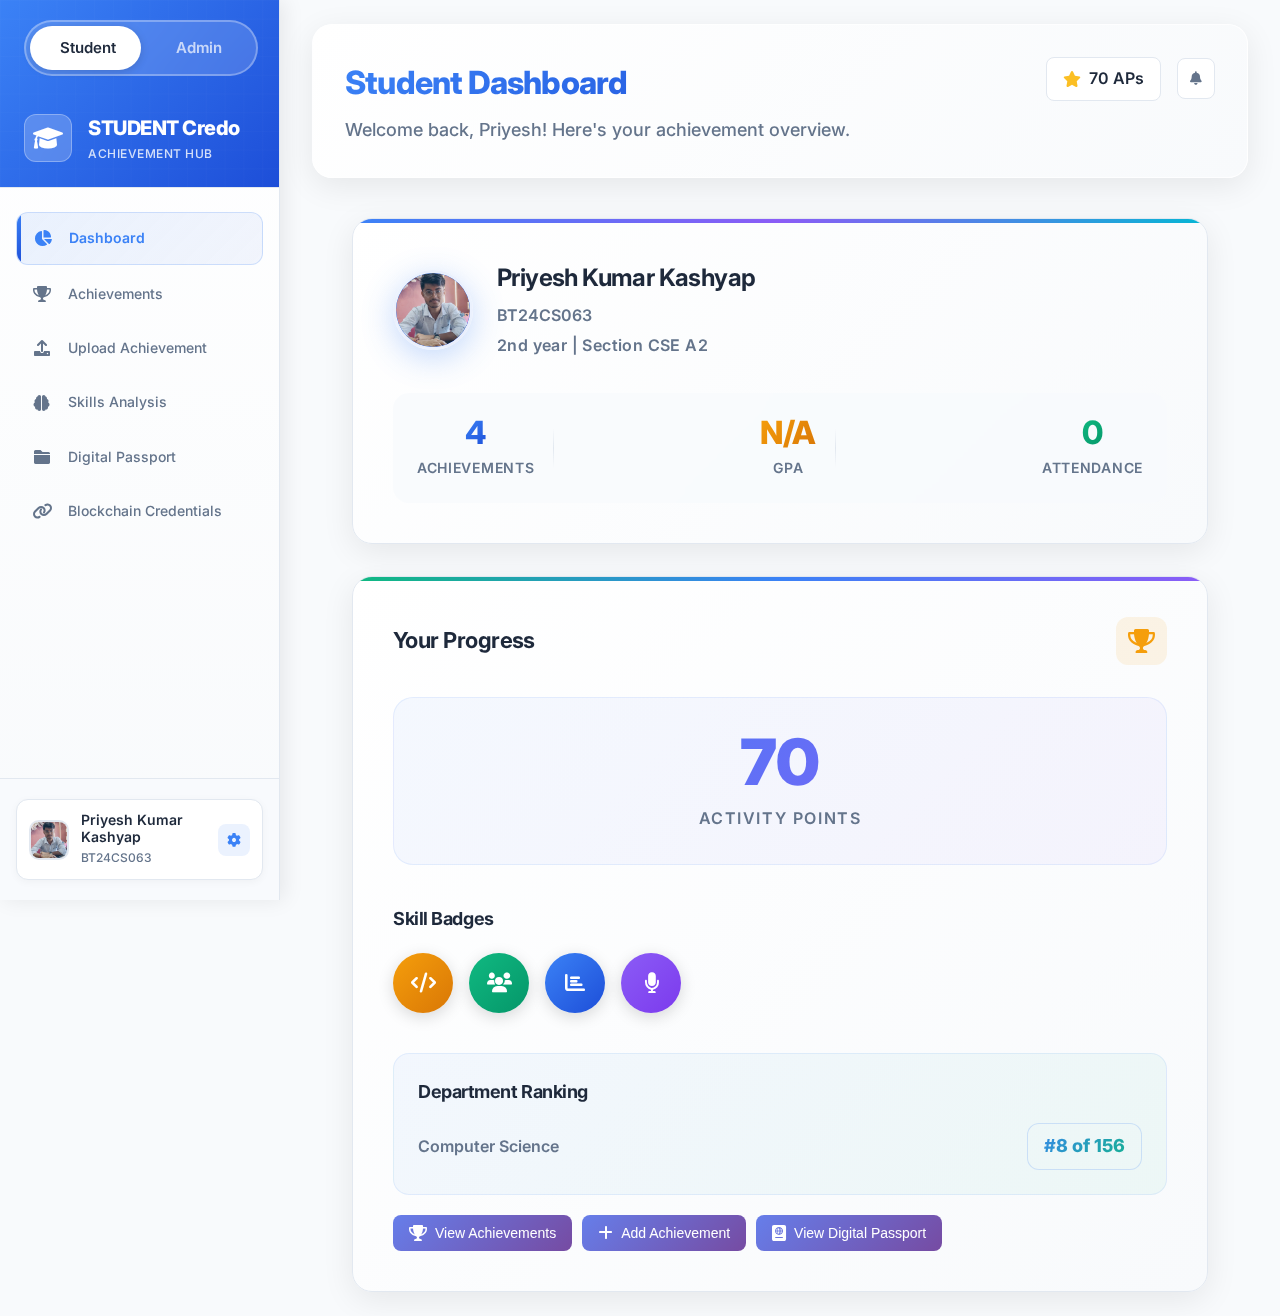
<file: index.html>
<!DOCTYPE html>
<html lang="en">
  <head>
    <meta charset="UTF-8" />
    <meta name="viewport" content="width=device-width, initial-scale=1.0" />
    <title>Dashboard - STUDENT Credo</title>
    <link rel="stylesheet" href="dashboard-new.css" />
    <link
      href="https://cdnjs.cloudflare.com/ajax/libs/font-awesome/6.0.0/css/all.min.css"
      rel="stylesheet"
    />
    <link
      href="https://fonts.googleapis.com/css2?family=Inter:wght@300;400;500;600;700&display=swap"
      rel="stylesheet"
    />
  </head>
  <body>
    <div class="dashboard-container">
      <!-- Sidebar -->
      <aside class="sidebar">
        <div class="sidebar-header">
          <!-- Mode Toggle -->
          <div class="mode-toggle-container">
            <div class="mode-toggle">
              <input type="radio" id="studentMode" name="userMode" value="student" checked>
              <label for="studentMode" class="mode-option">Student</label>
              <input type="radio" id="adminMode" name="userMode" value="admin">
              <label for="adminMode" class="mode-option">Admin</label>
              <div class="mode-slider"></div>
            </div>
          </div>
          
          <div class="logo">
            <div class="logo-icon">
              <i class="fas fa-graduation-cap"></i>
            </div>
            <div class="logo-text">
              <span class="logo-title">STUDENT Credo</span>
              <span class="logo-subtitle">Achievement Hub</span>
            </div>
          </div>
        </div>

        <nav class="sidebar-nav">
          <a href="index.html" class="nav-item active">
            <div class="nav-icon">
              <i class="fas fa-chart-pie"></i>
            </div>
            <span class="nav-text">Dashboard</span>
          </a>
          <a href="achievements.html" class="nav-item">
            <div class="nav-icon">
              <i class="fas fa-trophy"></i>
            </div>
            <span class="nav-text">Achievements</span>
          </a>
          <a href="upload-achievement.html" class="nav-item">
            <div class="nav-icon">
              <i class="fas fa-upload"></i>
            </div>
            <span class="nav-text">Upload Achievement</span>
          </a>
          <a href="skills-analysis.html" class="nav-item">
            <div class="nav-icon">
              <i class="fas fa-brain"></i>
            </div>
            <span class="nav-text">Skills Analysis</span>
          </a>
          <a href="digital-passport.html" class="nav-item">
            <div class="nav-icon">
              <i class="fas fa-folder"></i>
            </div>
            <span class="nav-text">Digital Passport</span>
          </a>
          <a href="blockchain-credentials.html" class="nav-item">
            <div class="nav-icon">
              <i class="fas fa-link"></i>
            </div>
            <span class="nav-text">Blockchain Credentials</span>
          </a>
        </nav>

        <div class="sidebar-footer">
          <div class="user-profile">
            <div class="user-avatar">
              <img src="profile-pic.jpg" alt="Profile" />
            </div>
            <div class="user-info">
              <h4>Priyesh Kumar Kashyap</h4>
              <p>BT24CS063</p>
            </div>
            <button class="settings-btn">
              <i class="fas fa-cog"></i>
            </button>
          </div>
        </div>
      </aside>

      <!-- Main Content -->
      <main class="main-content">
        <!-- Dashboard Header -->
        <header class="dashboard-header">
          <div class="header-left">
            <h1>Student Dashboard</h1>
            <p>Welcome back, Priyesh! Here's your achievement overview.</p>
          </div>
          <div class="header-right">
            <div class="header-stats">
              <i class="fas fa-star"></i>
              <span>0 APs</span>
            </div>
            <button class="notifications-btn">
              <i class="fas fa-bell"></i>
            </button>
          </div>
        </header>

        <!-- Dashboard Content -->
        <div class="dashboard-content">
          <!-- User Profile Card -->
          <div class="profile-card">
            <div class="profile-header">
              <div class="profile-avatar">
                <img src="profile-pic.jpg" alt="Priyesh Kumar Kashyap" />
              </div>
              <div class="profile-info">
                <h3>Priyesh Kumar Kashyap</h3>
                <p>BT24CS063</p>
                <p class="profile-details">2nd year | Section CSE A2</p>
              </div>
            </div>
            <div class="profile-stats">
              <div class="stat-item">
                <span class="stat-number blue">0</span>
                <span class="stat-label">Achievements</span>
              </div>
              <div class="stat-item">
                <span class="stat-number orange">N/A</span>
                <span class="stat-label">GPA</span>
              </div>
              <div class="stat-item">
                <span class="stat-number green">0</span>
                <span class="stat-label">Attendance</span>
              </div>
            </div>
          </div>

          <!-- Progress Card -->
          <div class="progress-card">
            <div class="progress-header">
              <h3>Your Progress</h3>
              <i class="fas fa-trophy progress-icon"></i>
            </div>
            <div class="activity-points">
              <span class="points-number">0</span>
              <span class="points-label">Activity Points</span>
            </div>

            <div class="skill-badges-section">
              <h4>Skill Badges</h4>
              <div class="skill-badges">
                <div class="skill-badge coding">
                  <i class="fas fa-code"></i>
                </div>
                <div class="skill-badge teamwork">
                  <i class="fas fa-users"></i>
                </div>
                <div class="skill-badge analytics">
                  <i class="fas fa-chart-bar"></i>
                </div>
                <div class="skill-badge communication">
                  <i class="fas fa-microphone"></i>
                </div>
              </div>
            </div>

            <div class="department-ranking">
              <h4>Department Ranking</h4>
              <div class="ranking-info">
                <span class="department">Computer Science</span>
                <span class="rank">#8 of 156</span>
              </div>
            </div>
          </div>
        </div>
      </main>
    </div>

    <script src="shared-utils.js"></script>
    <script src="dashboard-new.js"></script>
  </body>
</html>
</file>
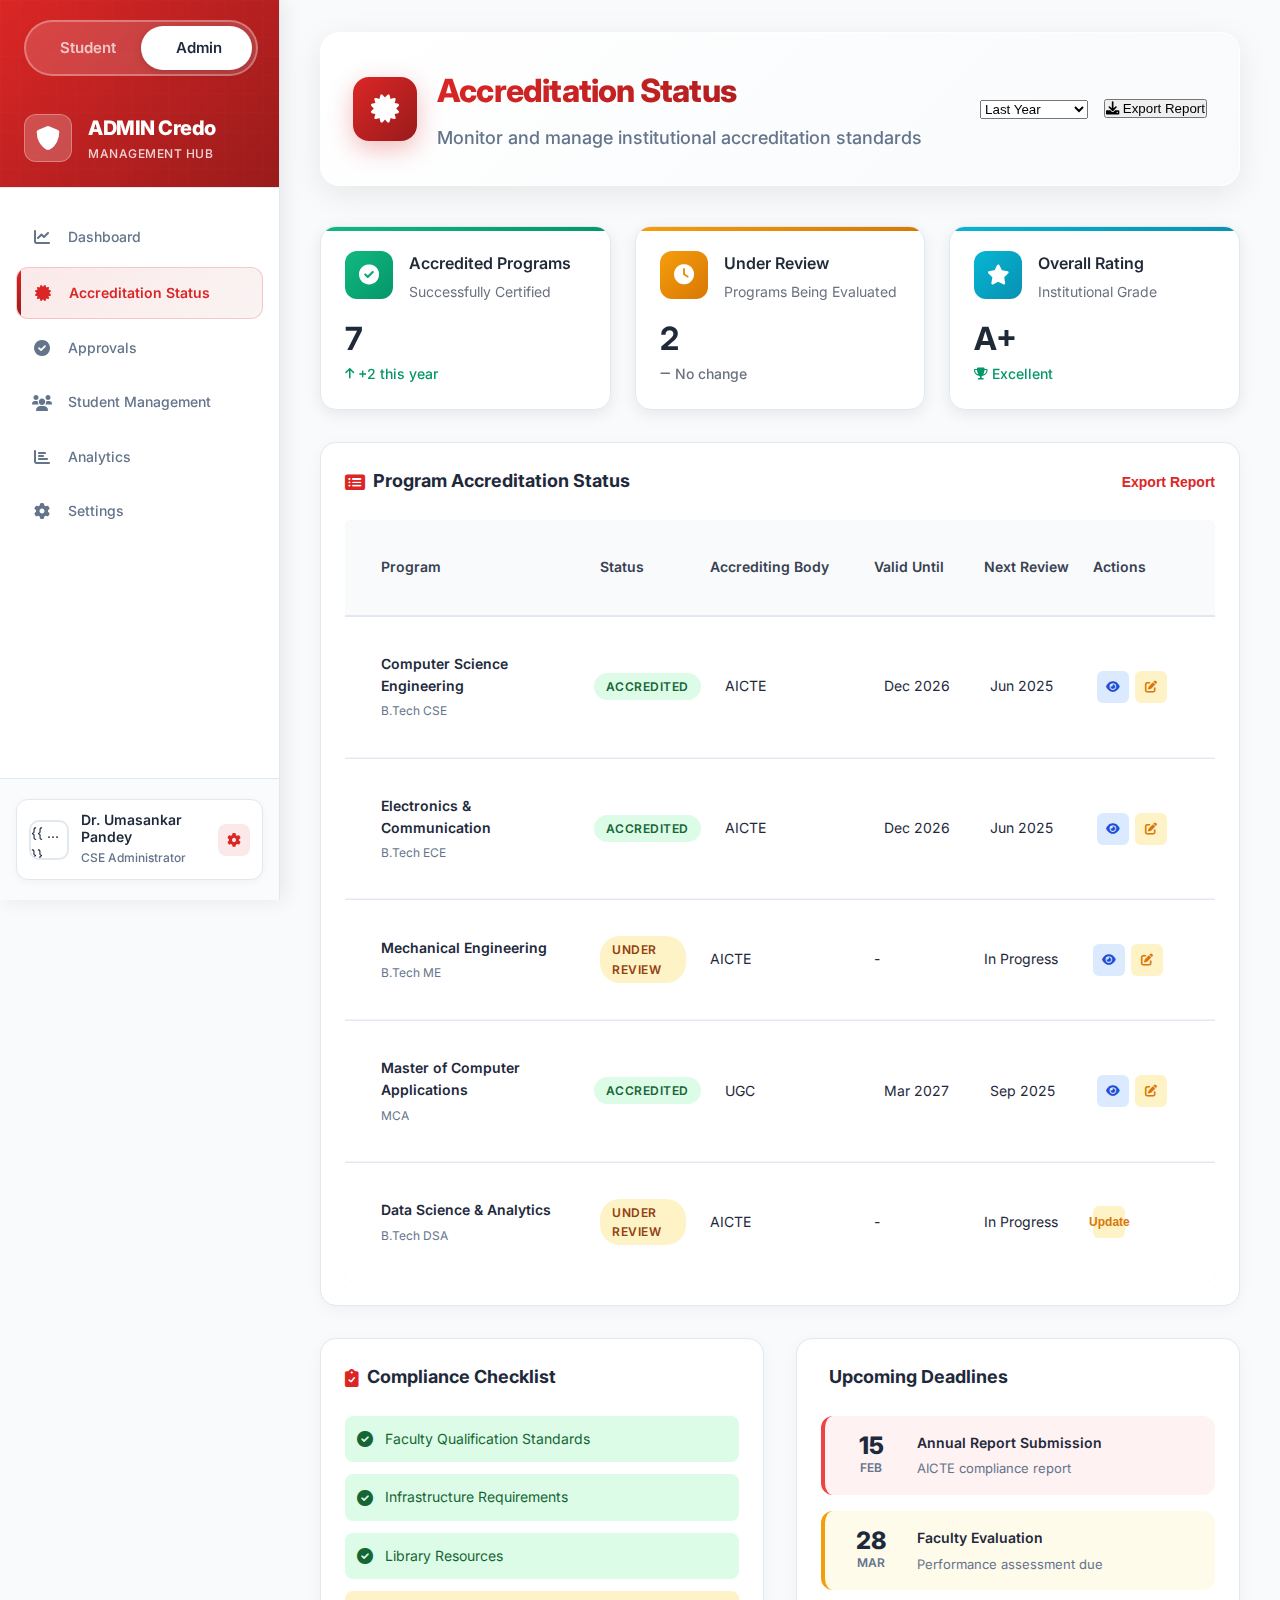
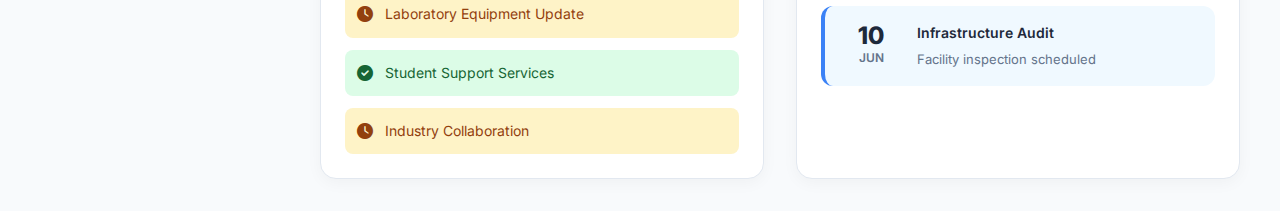
<file: accreditation-status.html>
<!DOCTYPE html>
<html lang="en">
<head>
    <meta charset="UTF-8">
    <meta name="viewport" content="width=device-width, initial-scale=1.0">
    <title>Accreditation Status - ADMIN Credo</title>
    <link rel="stylesheet" href="admin-dashboard.css">
    <link href="https://cdnjs.cloudflare.com/ajax/libs/font-awesome/6.0.0/css/all.min.css" rel="stylesheet">
    <link href="https://fonts.googleapis.com/css2?family=Inter:wght@300;400;500;600;700&display=swap" rel="stylesheet">
</head>
<body>
    <div class="dashboard-container">
        <!-- Admin Sidebar -->
        <aside class="sidebar">
            <div class="sidebar-header">
                <!-- Mode Toggle -->
                <div class="mode-toggle-container">
                    <div class="mode-toggle">
                        <input type="radio" id="studentMode" name="userMode" value="student">
                        <label for="studentMode" class="mode-option">Student</label>
                        <input type="radio" id="adminMode" name="userMode" value="admin" checked>
                        <label for="adminMode" class="mode-option">Admin</label>
                        <div class="mode-slider"></div>
                    </div>
                </div>
                
                <div class="logo">
                    <div class="logo-icon">
                        <i class="fas fa-shield-alt"></i>
                    </div>
                    <div class="logo-text">
                        <span class="logo-title">ADMIN Credo</span>
                        <span class="logo-subtitle">Management Hub</span>
                    </div>
                </div>
            </div>

            <nav class="sidebar-nav">
                <a href="admin-dashboard.html" class="nav-item">
                    <div class="nav-icon">
                        <i class="fas fa-chart-line"></i>
                    </div>
                    <span class="nav-text">Dashboard</span>
                </a>
                <a href="accreditation-status.html" class="nav-item active">
                    <div class="nav-icon">
                        <i class="fas fa-certificate"></i>
                    </div>
                    <span class="nav-text">Accreditation Status</span>
                </a>
                <a href="admin-approvals.html" class="nav-item">
                    <div class="nav-icon">
                        <i class="fas fa-check-circle"></i>
                    </div>
                    <span class="nav-text">Approvals</span>
                    <span class="nav-badge" id="approvalsBadge" style="display: none;"></span>
                </a>
                <a href="student-management.html" class="nav-item">
                    <div class="nav-icon">
                        <i class="fas fa-users"></i>
                    </div>
                    <span class="nav-text">Student Management</span>
                </a>
                <a href="analytics.html" class="nav-item">
                    <div class="nav-icon">
                        <i class="fas fa-chart-bar"></i>
                    </div>
                    <span class="nav-text">Analytics</span>
                </a>
                <a href="#" class="nav-item">
                    <div class="nav-icon">
                        <i class="fas fa-cog"></i>
                    </div>
                    <span class="nav-text">Settings</span>
                </a>
            </nav>

            <div class="sidebar-footer">
                <div class="user-profile">
                    <div class="user-avatar">
{{ ... }}
                        <img src="admin-pic.jpeg" alt="Admin Profile" />
                    </div>
                    <div class="user-info">
                        <h4>Dr. Umasankar Pandey</h4>
                        <p>CSE Administrator</p>
                    </div>
                    <button class="settings-btn">
                        <i class="fas fa-cog"></i>
                    </button>
                </div>
            </div>
        </aside>

        <!-- Main Content -->
        <main class="main-content">
            <!-- Page Header -->
            <header class="page-header">
                <div class="header-left">
                    <div class="header-icon">
                        <i class="fas fa-certificate"></i>
                    </div>
                    <div class="header-text">
                        <h1>Accreditation Status</h1>
                        <p>Monitor and manage institutional accreditation standards</p>
                    </div>
                </div>
                <div class="header-right">
                    <div class="date-range-selector">
                        <select id="dateRange" class="date-select">
                            <option value="current">Current Status</option>
                            <option value="6months">Last 6 Months</option>
                            <option value="1year" selected>Last Year</option>
                            <option value="all">All Time</option>
                        </select>
                    </div>
                    <button class="export-report-btn">
                        <i class="fas fa-download"></i>
                        Export Report
                    </button>
                </div>
            </header>

            <!-- Key Metrics Section -->
            <section class="metrics-section">
                <div class="metrics-grid">
                    <div class="metric-card success">
                        <div class="metric-header">
                            <div class="metric-icon">
                                <i class="fas fa-check-circle"></i>
                            </div>
                            <div class="metric-info">
                                <h3>Accredited Programs</h3>
                                <p>Successfully Certified</p>
                            </div>
                        </div>
                        <div class="metric-value">
                            <span class="metric-number">8</span>
                            <span class="metric-change positive">
                                <i class="fas fa-arrow-up"></i>
                                +2 this year
                            </span>
                        </div>
                    </div>
                    
                    <div class="metric-card warning">
                        <div class="metric-header">
                            <div class="metric-icon">
                                <i class="fas fa-clock"></i>
                            </div>
                            <div class="metric-info">
                                <h3>Under Review</h3>
                                <p>Programs Being Evaluated</p>
                            </div>
                        </div>
                        <div class="metric-value">
                            <span class="metric-number">2</span>
                            <span class="metric-change neutral">
                                <i class="fas fa-minus"></i>
                                No change
                            </span>
                        </div>
                    </div>
                    
                   
                    
                    <div class="metric-card info">
                        <div class="metric-header">
                            <div class="metric-icon">
                                <i class="fas fa-star"></i>
                            </div>
                            <div class="metric-info">
                                <h3>Overall Rating</h3>
                                <p>Institutional Grade</p>
                            </div>
                        </div>
                        <div class="metric-value">
                            <span class="metric-number">A+</span>
                            <span class="metric-change positive">
                                <i class="fas fa-trophy"></i>
                                Excellent
                            </span>
                        </div>
                    </div>
                </div>
            </section>

            <!-- Accreditation Content -->
            <div class="dashboard-content">
                <!-- Program Status Card -->
                <div class="admin-card" style="grid-column: 1 / -1;">
                    <div class="card-header">
                        <h3>
                            <i class="fas fa-list-alt"></i>
                            Program Accreditation Status
                        </h3>
                        <button class="view-all-btn">Export Report</button>
                    </div>
                    <div class="card-content">
                        <div class="accreditation-table">
                            <div class="table-header">
                                <div class="table-cell">Program</div>
                                <div class="table-cell">Status</div>
                                <div class="table-cell">Accrediting Body</div>
                                <div class="table-cell">Valid Until</div>
                                <div class="table-cell">Next Review</div>
                                <div class="table-cell">Actions</div>
                            </div>
                            
                            <div class="table-row">
                                <div class="table-cell">
                                    <div class="program-info">
                                        <strong>Computer Science Engineering</strong>
                                        <span>B.Tech CSE</span>
                                    </div>
                                </div>
                                <div class="table-cell">
                                    <span class="status-badge accredited">Accredited</span>
                                </div>
                                <div class="table-cell">AICTE</div>
                                <div class="table-cell">Dec 2026</div>
                                <div class="table-cell">Jun 2025</div>
                                <div class="table-cell">
                                    <div class="action-buttons">
                                        <button class="action-btn view" title="View Details">
                                            <i class="fas fa-eye"></i>
                                        </button>
                                        <button class="action-btn edit" title="Edit Program">
                                            <i class="fas fa-edit"></i>
                                        </button>
                                    </div>
                                </div>
                            </div>
                            
                            <div class="table-row">
                                <div class="table-cell">
                                    <div class="program-info">
                                        <strong>Electronics & Communication</strong>
                                        <span>B.Tech ECE</span>
                                    </div>
                                </div>
                                <div class="table-cell">
                                    <span class="status-badge accredited">Accredited</span>
                                </div>
                                <div class="table-cell">AICTE</div>
                                <div class="table-cell">Dec 2026</div>
                                <div class="table-cell">Jun 2025</div>
                                <div class="table-cell">
                                    <div class="action-buttons">
                                        <button class="action-btn view" title="View Details">
                                            <i class="fas fa-eye"></i>
                                        </button>
                                        <button class="action-btn edit" title="Edit Program">
                                            <i class="fas fa-edit"></i>
                                        </button>
                                    </div>
                                </div>
                            </div>
                            
                            <div class="table-row">
                                <div class="table-cell">
                                    <div class="program-info">
                                        <strong>Mechanical Engineering</strong>
                                        <span>B.Tech ME</span>
                                    </div>
                                </div>
                                <div class="table-cell">
                                    <span class="status-badge under-review">Under Review</span>
                                </div>
                                <div class="table-cell">AICTE</div>
                                <div class="table-cell">-</div>
                                <div class="table-cell">In Progress</div>
                                <div class="table-cell">
                                    <div class="action-buttons">
                                        <button class="action-btn view" title="View Details">
                                            <i class="fas fa-eye"></i>
                                        </button>
                                        <button class="action-btn edit" title="Update Status">
                                            <i class="fas fa-edit"></i>
                                        </button>
                                    </div>
                                </div>
                            </div>
                            
                            <div class="table-row">
                                <div class="table-cell">
                                    <div class="program-info">
                                        <strong>Master of Computer Applications</strong>
                                        <span>MCA</span>
                                    </div>
                                </div>
                                <div class="table-cell">
                                    <span class="status-badge accredited">Accredited</span>
                                </div>
                                <div class="table-cell">UGC</div>
                                <div class="table-cell">Mar 2027</div>
                                <div class="table-cell">Sep 2025</div>
                                <div class="table-cell">
                                    <div class="action-buttons">
                                        <button class="action-btn view" title="View Details">
                                            <i class="fas fa-eye"></i>
                                        </button>
                                        <button class="action-btn edit" title="Edit Program">
                                            <i class="fas fa-edit"></i>
                                        </button>
                                    </div>
                                </div>
                            </div>
                            
                            <div class="table-row">
                                <div class="table-cell">
                                    <div class="program-info">
                                        <strong>Data Science & Analytics</strong>
                                        <span>B.Tech DSA</span>
                                    </div>
                                </div>
                                <div class="table-cell">
                                    <span class="status-badge under-review">Under Review</span>
                                </div>
                                <div class="table-cell">AICTE</div>
                                <div class="table-cell">-</div>
                                <div class="table-cell">In Progress</div>
                                <div class="table-cell">
                                    <button class="action-btn edit">Update</button>
                                </div>
                            </div>
                        </div>
                    </div>
                </div>

                <!-- Compliance Checklist -->
                <div class="admin-card">
                    <div class="card-header">
                        <h3>
                            <i class="fas fa-clipboard-check"></i>
                            Compliance Checklist
                        </h3>
                    </div>
                    <div class="card-content">
                        <div class="compliance-list">
                            <div class="compliance-item completed">
                                <i class="fas fa-check-circle"></i>
                                <span>Faculty Qualification Standards</span>
                            </div>
                            <div class="compliance-item completed">
                                <i class="fas fa-check-circle"></i>
                                <span>Infrastructure Requirements</span>
                            </div>
                            <div class="compliance-item completed">
                                <i class="fas fa-check-circle"></i>
                                <span>Library Resources</span>
                            </div>
                            <div class="compliance-item pending">
                                <i class="fas fa-clock"></i>
                                <span>Laboratory Equipment Update</span>
                            </div>
                            <div class="compliance-item completed">
                                <i class="fas fa-check-circle"></i>
                                <span>Student Support Services</span>
                            </div>
                            <div class="compliance-item pending">
                                <i class="fas fa-clock"></i>
                                <span>Industry Collaboration</span>
                            </div>
                        </div>
                    </div>
                </div>

                <!-- Upcoming Deadlines -->
                <div class="admin-card">
                    <div class="card-header">
                        <h3>
                            <i class="fas fa-calendar-exclamation"></i>
                            Upcoming Deadlines
                        </h3>
                    </div>
                    <div class="card-content">
                        <div class="deadline-list">
                            <div class="deadline-item urgent">
                                <div class="deadline-date">
                                    <span class="day">15</span>
                                    <span class="month">Feb</span>
                                </div>
                                <div class="deadline-info">
                                    <h4>Annual Report Submission</h4>
                                    <p>AICTE compliance report</p>
                                </div>
                            </div>
                            
                            <div class="deadline-item warning">
                                <div class="deadline-date">
                                    <span class="day">28</span>
                                    <span class="month">Mar</span>
                                </div>
                                <div class="deadline-info">
                                    <h4>Faculty Evaluation</h4>
                                    <p>Performance assessment due</p>
                                </div>
                            </div>
                            
                            <div class="deadline-item normal">
                                <div class="deadline-date">
                                    <span class="day">10</span>
                                    <span class="month">Jun</span>
                                </div>
                                <div class="deadline-info">
                                    <h4>Infrastructure Audit</h4>
                                    <p>Facility inspection scheduled</p>
                                </div>
                            </div>
                        </div>
                    </div>
                </div>
            </div>
        </main>
    </div>

    <script src="shared-utils.js"></script>
    <script src="admin-dashboard.js"></script>
    <script>
        // Initialize mode toggle functionality
        document.addEventListener('DOMContentLoaded', function() {
            // initializeModeToggle() is already called by admin-dashboard.js
            initializeAccreditationPage();
            // updateApprovalsBadge() is handled by admin-dashboard.js updateAdminStats()
            // initializeNavigation() is already called by admin-dashboard.js
        });

        function initializeAccreditationPage() {
            // Add event listeners for view buttons
            const viewBtns = document.querySelectorAll('.action-btn.view');
            viewBtns.forEach(btn => {
                btn.addEventListener('click', function() {
                    const row = this.closest('.table-row');
                    const programName = row.querySelector('.program-info strong').textContent;
                    viewProgramDetails(programName, row);
                });
            });

            // Add event listeners for update buttons
            const updateBtns = document.querySelectorAll('.action-btn.edit');
            updateBtns.forEach(btn => {
                btn.addEventListener('click', function() {
                    const row = this.closest('.table-row');
                    const programName = row.querySelector('.program-info strong').textContent;
                    showUpdateModal(programName, row);
                });
            });

            // Refresh button
            const refreshBtn = document.querySelector('.refresh-btn');
            if (refreshBtn) {
                refreshBtn.addEventListener('click', function() {
                    showNotification('Refreshing accreditation status...', 'info');
                    setTimeout(() => {
                        showNotification('Status updated successfully!', 'success');
                    }, 2000);
                });
            }

            // Export report button
            const exportBtn = document.querySelector('.view-all-btn');
            if (exportBtn) {
                exportBtn.addEventListener('click', exportAccreditationReport);
            }
        }

        function viewProgramDetails(programName, row) {
            const status = row.querySelector('.status-badge').textContent;
            const accreditingBody = row.children[2].textContent;
            const validUntil = row.children[3].textContent;
            const nextReview = row.children[4].textContent;
            
            const modal = document.createElement('div');
            modal.className = 'modal-overlay';
            modal.style.cssText = `
                position: fixed; top: 0; left: 0; width: 100%; height: 100%;
                background: rgba(0,0,0,0.5); display: flex; align-items: center;
                justify-content: center; z-index: 10001;
            `;
            
            modal.innerHTML = `
                <div style="background: white; padding: 30px; border-radius: 12px; max-width: 600px; width: 90%; max-height: 80vh; overflow-y: auto;">
                    <div style="display: flex; justify-content: space-between; align-items: center; margin-bottom: 20px;">
                        <h2 style="margin: 0; color: #1f2937;">${programName} - Accreditation Details</h2>
                        <button onclick="this.closest('.modal-overlay').remove()" style="background: none; border: none; font-size: 24px; cursor: pointer; color: #6b7280;">&times;</button>
                    </div>
                    
                    <div style="display: grid; gap: 20px;">
                        <div style="display: grid; grid-template-columns: 1fr 1fr; gap: 20px;">
                            <div>
                                <h4 style="margin: 0 0 8px 0; color: #374151;">Status</h4>
                                <span class="status-badge ${status.toLowerCase().replace(' ', '-')}" style="display: inline-block;">${status}</span>
                            </div>
                            <div>
                                <h4 style="margin: 0 0 8px 0; color: #374151;">Accrediting Body</h4>
                                <p style="margin: 0; color: #6b7280;">${accreditingBody}</p>
                            </div>
                        </div>
                        
                        <div style="display: grid; grid-template-columns: 1fr 1fr; gap: 20px;">
                            <div>
                                <h4 style="margin: 0 0 8px 0; color: #374151;">Valid Until</h4>
                                <p style="margin: 0; color: #6b7280;">${validUntil}</p>
                            </div>
                            <div>
                                <h4 style="margin: 0 0 8px 0; color: #374151;">Next Review</h4>
                                <p style="margin: 0; color: #6b7280;">${nextReview}</p>
                            </div>
                        </div>
                        
                        <div>
                            <h4 style="margin: 0 0 12px 0; color: #374151;">Compliance Requirements</h4>
                            <div style="display: grid; gap: 8px;">
                                <div style="display: flex; align-items: center; gap: 8px; padding: 8px; background: #dcfce7; border-radius: 6px;">
                                    <i class="fas fa-check-circle" style="color: #166534;"></i>
                                    <span style="color: #166534; font-size: 14px;">Faculty Qualifications Met</span>
                                </div>
                                <div style="display: flex; align-items: center; gap: 8px; padding: 8px; background: #dcfce7; border-radius: 6px;">
                                    <i class="fas fa-check-circle" style="color: #166534;"></i>
                                    <span style="color: #166534; font-size: 14px;">Infrastructure Standards Compliant</span>
                                </div>
                                <div style="display: flex; align-items: center; gap: 8px; padding: 8px; background: #dcfce7; border-radius: 6px;">
                                    <i class="fas fa-check-circle" style="color: #166534;"></i>
                                    <span style="color: #166534; font-size: 14px;">Curriculum Standards Met</span>
                                </div>
                            </div>
                        </div>
                    </div>
                    
                    <div style="margin-top: 24px; text-align: right;">
                        <button onclick="this.closest('.modal-overlay').remove()" style="background: #3b82f6; color: white; border: none; padding: 10px 20px; border-radius: 6px; cursor: pointer; font-weight: 500;">
                            Close
                        </button>
                    </div>
                </div>
            `;
            
            document.body.appendChild(modal);
        }

        function showUpdateModal(programName, row) {
            showNotification('Update functionality would allow editing program status and details', 'info');
        }

        function exportAccreditationReport() {
            showNotification('Generating accreditation report...', 'info');
            
            // Collect accreditation data
            const reportData = {
                generatedDate: new Date().toISOString(),
                institutionName: "Educational Institution",
                reportType: "Accreditation Status Report",
                programs: []
            };
            
            // Extract data from table rows
            const tableRows = document.querySelectorAll('.table-row');
            tableRows.forEach(row => {
                const cells = row.querySelectorAll('.table-cell');
                const programInfo = cells[0].querySelector('.program-info');
                
                reportData.programs.push({
                    name: programInfo.querySelector('strong').textContent,
                    code: programInfo.querySelector('span').textContent,
                    status: cells[1].querySelector('.status-badge').textContent,
                    accreditingBody: cells[2].textContent,
                    validUntil: cells[3].textContent,
                    nextReview: cells[4].textContent
                });
            });
            
            // Add summary statistics
            reportData.summary = {
                totalPrograms: reportData.programs.length,
                accreditedPrograms: reportData.programs.filter(p => p.status === 'Accredited').length,
                underReview: reportData.programs.filter(p => p.status === 'Under Review').length,
                complianceRate: Math.round((reportData.programs.filter(p => p.status === 'Accredited').length / reportData.programs.length) * 100)
            };
            
            // Create and download the report
            setTimeout(() => {
                const reportJson = JSON.stringify(reportData, null, 2);
                const blob = new Blob([reportJson], { type: 'application/json' });
                const url = URL.createObjectURL(blob);
                
                const link = document.createElement('a');
                link.href = url;
                link.download = `accreditation-report-${new Date().toISOString().split('T')[0]}.json`;
                document.body.appendChild(link);
                link.click();
                document.body.removeChild(link);
                URL.revokeObjectURL(url);
                
                showNotification('Accreditation report exported successfully!', 'success');
            }, 2000);
        }

        function showNotification(message, type = 'info') {
            const notification = document.createElement('div');
            notification.className = `notification ${type}`;
            notification.style.cssText = `
                position: fixed;
                top: 20px;
                right: 20px;
                background: ${type === 'success' ? '#10b981' : type === 'error' ? '#ef4444' : '#3b82f6'};
                color: white;
                padding: 16px 20px;
                border-radius: 8px;
                box-shadow: 0 4px 12px rgba(0, 0, 0, 0.15);
                z-index: 10000;
                max-width: 300px;
                font-size: 14px;
                font-weight: 500;
                transform: translateX(100%);
                transition: transform 0.3s ease;
            `;
            
            notification.textContent = message;
            document.body.appendChild(notification);
            
            setTimeout(() => {
                notification.style.transform = 'translateX(0)';
            }, 100);
            
            setTimeout(() => {
                notification.style.transform = 'translateX(100%)';
                setTimeout(() => {
                    if (notification.parentNode) {
                        notification.parentNode.removeChild(notification);
                    }
                }, 300);
            }, 5000);
        }

        // updateApprovalsBadge() is handled by admin-dashboard.js updateAdminStats()
    </script>

    <style>
        /* Additional styles for accreditation page */
        .refresh-btn {
            background: linear-gradient(135deg, #dc2626, #991b1b);
            color: white;
            border: none;
            padding: 12px 20px;
            border-radius: 8px;
            font-size: 14px;
            font-weight: 600;
            cursor: pointer;
            transition: all 0.2s ease;
            display: flex;
            align-items: center;
            gap: 8px;
        }

        .refresh-btn:hover {
            transform: translateY(-2px);
            box-shadow: 0 8px 24px rgba(220, 38, 38, 0.3);
        }

        .accreditation-table {
            display: flex;
            flex-direction: column;
            gap: 1px;
            background: #e2e8f0;
            border-radius: 8px;
            overflow: hidden;
        }

        .table-header {
            display: grid;
            grid-template-columns: 2fr 1fr 1fr 1fr 1fr 1fr;
            background: #f1f5f9;
            font-weight: 600;
            color: #475569;
            font-size: 14px;
        }

        .table-row {
            display: grid;
            grid-template-columns: 2fr 1fr 1fr 1fr 1fr 1fr;
            background: white;
            transition: background 0.2s ease;
        }

        .table-row:hover {
            background: #f8fafc;
        }

        .table-cell {
            padding: 16px 12px;
            display: flex;
            align-items: center;
        }

        .program-info {
            display: flex;
            flex-direction: column;
            gap: 4px;
        }

        .program-info strong {
            font-size: 14px;
            color: #1e293b;
        }

        .program-info span {
            font-size: 12px;
            color: #64748b;
        }

        .status-badge {
            padding: 4px 12px;
            border-radius: 20px;
            font-size: 12px;
            font-weight: 600;
            text-transform: uppercase;
            letter-spacing: 0.5px;
        }

        .status-badge.accredited {
            background: #dcfce7;
            color: #166534;
        }

        .status-badge.under-review {
            background: #fef3c7;
            color: #92400e;
        }

        .action-btn {
            padding: 6px 12px;
            border: none;
            border-radius: 6px;
            font-size: 12px;
            font-weight: 600;
            cursor: pointer;
            transition: all 0.2s ease;
        }

        .action-btn.view {
            background: #dbeafe;
            color: #1d4ed8;
        }

        .action-btn.edit {
            background: #fef3c7;
            color: #d97706;
        }

        .action-btn:hover {
            transform: translateY(-1px);
        }

        .compliance-list {
            display: flex;
            flex-direction: column;
            gap: 12px;
        }

        .compliance-item {
            display: flex;
            align-items: center;
            gap: 12px;
            padding: 12px;
            background: #f8fafc;
            border-radius: 8px;
            font-size: 14px;
        }

        .compliance-item.completed {
            background: #dcfce7;
            color: #166534;
        }

        .compliance-item.pending {
            background: #fef3c7;
            color: #92400e;
        }

        .compliance-item i {
            font-size: 16px;
        }

        .deadline-list {
            display: flex;
            flex-direction: column;
            gap: 16px;
        }

        .deadline-item {
            display: flex;
            align-items: center;
            gap: 16px;
            padding: 16px;
            border-radius: 12px;
            border-left: 4px solid;
        }

        .deadline-item.urgent {
            background: #fef2f2;
            border-left-color: #ef4444;
        }

        .deadline-item.warning {
            background: #fffbeb;
            border-left-color: #f59e0b;
        }

        .deadline-item.normal {
            background: #f0f9ff;
            border-left-color: #3b82f6;
        }

        .deadline-date {
            display: flex;
            flex-direction: column;
            align-items: center;
            min-width: 60px;
        }

        .deadline-date .day {
            font-size: 24px;
            font-weight: 800;
            line-height: 1;
        }

        .deadline-date .month {
            font-size: 12px;
            font-weight: 600;
            text-transform: uppercase;
            color: #64748b;
        }

        .deadline-info h4 {
            font-size: 14px;
            font-weight: 600;
            color: #1e293b;
            margin-bottom: 4px;
        }

        .deadline-info p {
            font-size: 13px;
            color: #64748b;
            margin: 0;
        }
    </style>
</body>
</html>
</file>
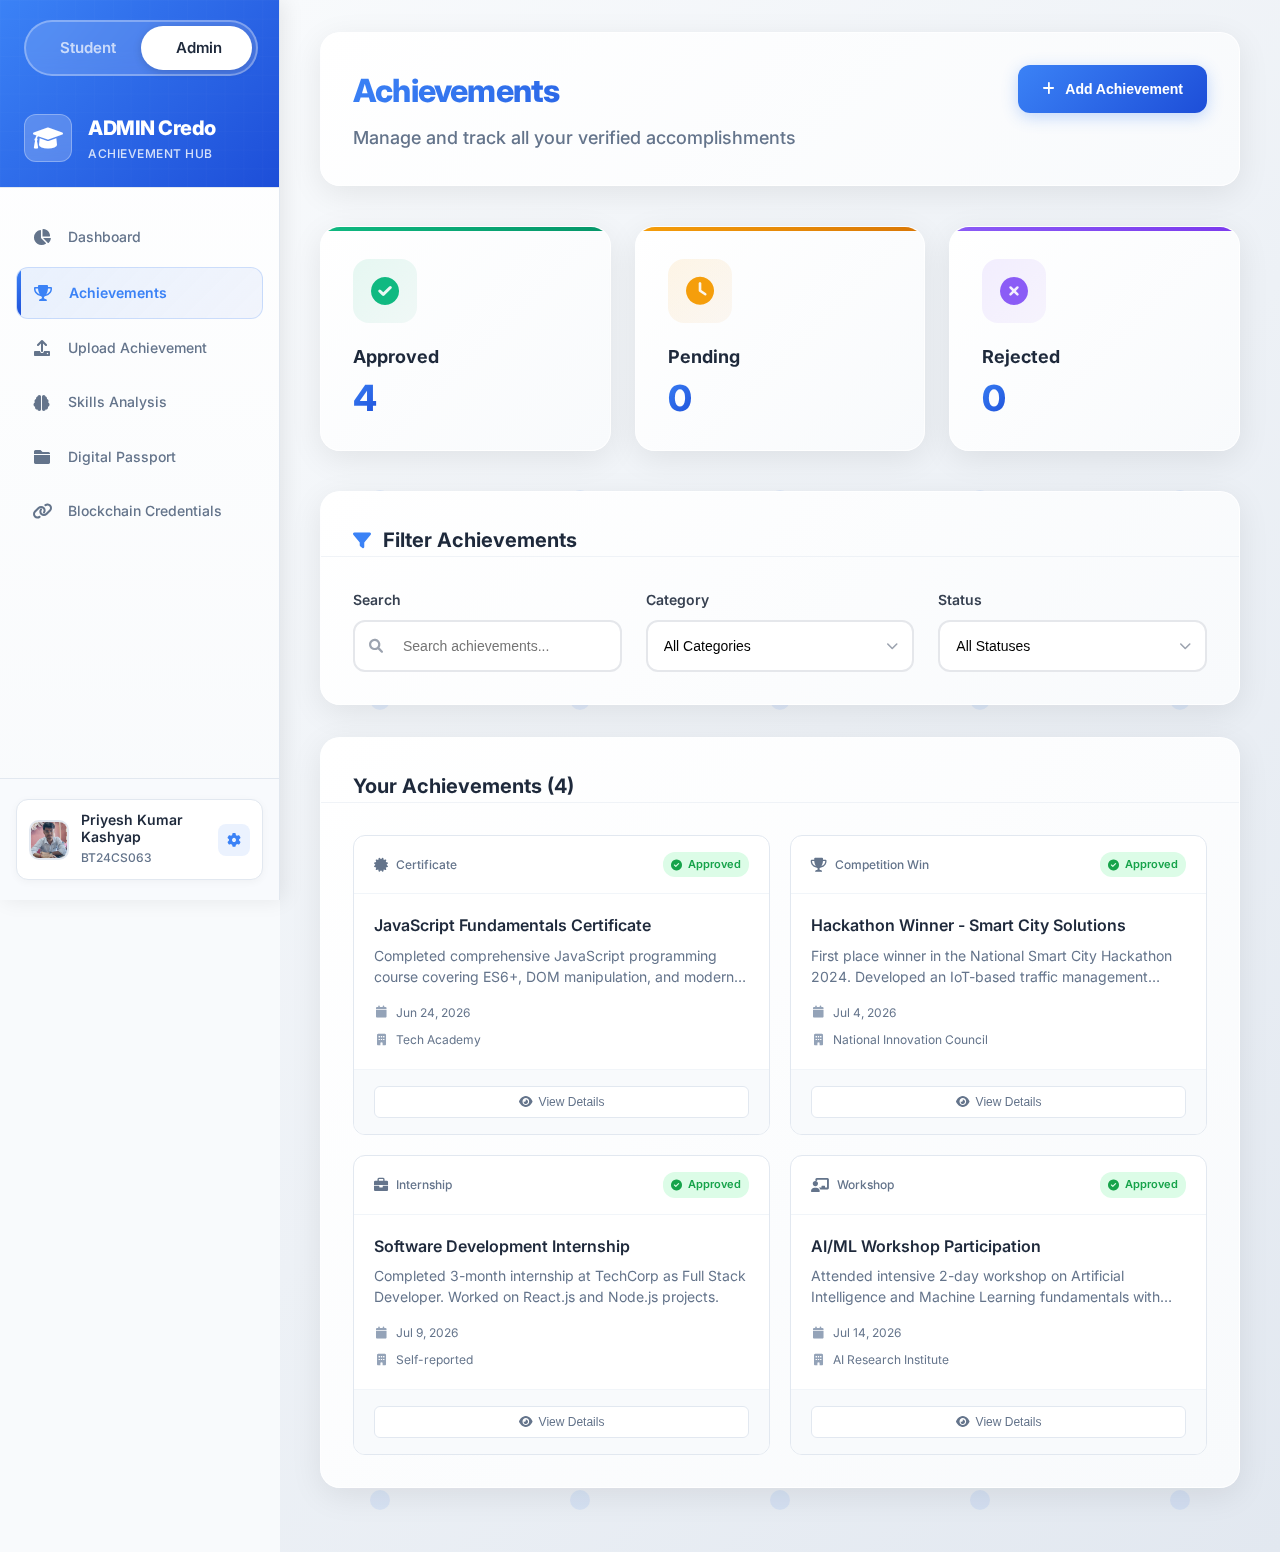
<file: achievements.html>
<!DOCTYPE html>
<html lang="en">
<head>
    <meta charset="UTF-8">
    <meta name="viewport" content="width=device-width, initial-scale=1.0">
    <title>Achievements - STUDENT Credo</title>
    <link rel="stylesheet" href="achievements.css">
    <link href="https://cdnjs.cloudflare.com/ajax/libs/font-awesome/6.0.0/css/all.min.css" rel="stylesheet">
    <link href="https://fonts.googleapis.com/css2?family=Inter:wght@300;400;500;600;700&display=swap" rel="stylesheet">
</head>
<body>
    <div class="dashboard-container">
        <!-- Sidebar Navigation -->
        <aside class="sidebar">
            <div class="sidebar-header">
                <!-- Mode Toggle -->
                <div class="mode-toggle-container">
                    <div class="mode-toggle">
                        <input type="radio" id="studentMode" name="userMode" value="student" checked>
                        <label for="studentMode" class="mode-option">Student</label>
                        <input type="radio" id="adminMode" name="userMode" value="admin">
                        <label for="adminMode" class="mode-option">Admin</label>
                        <div class="mode-slider"></div>
                    </div>
                </div>
                
                <div class="logo">
                    <div class="logo-icon">
                        <i class="fas fa-graduation-cap"></i>
                    </div>
                    <div class="logo-text">
                        <span class="logo-title">STUDENT Credo</span>
                        <span class="logo-subtitle">Achievement Hub</span>
                    </div>
                </div>
            </div>

            <nav class="sidebar-nav">
                <a href="index.html" class="nav-item">
                    <div class="nav-icon">
                        <i class="fas fa-chart-pie"></i>
                    </div>
                    <span class="nav-text">Dashboard</span>
                </a>
                <a href="achievements.html" class="nav-item active">
                    <div class="nav-icon">
                        <i class="fas fa-trophy"></i>
                    </div>
                    <span class="nav-text">Achievements</span>
                </a>
                <a href="upload-achievement.html" class="nav-item">
                    <div class="nav-icon">
                        <i class="fas fa-upload"></i>
                    </div>
                    <span class="nav-text">Upload Achievement</span>
                </a>
                <a href="skills-analysis.html" class="nav-item">
                    <div class="nav-icon">
                        <i class="fas fa-brain"></i>
                    </div>
                    <span class="nav-text">Skills Analysis</span>
                </a>
                <a href="digital-passport.html" class="nav-item">
                    <div class="nav-icon">
                        <i class="fas fa-folder"></i>
                    </div>
                    <span class="nav-text">Digital Passport</span>
                </a>
                <a href="blockchain-credentials.html" class="nav-item">
                    <div class="nav-icon">
                        <i class="fas fa-link"></i>
                    </div>
                    <span class="nav-text">Blockchain Credentials</span>
                </a>
            </nav>

            <div class="sidebar-footer">
                <div class="user-profile">
                    <div class="user-avatar">
                        <img src="profile-pic.jpg" alt="Profile">
                    </div>
                    <div class="user-info">
                        <h4>Priyesh Kumar Kashyap</h4>
                        <p>BT24CS063</p>
                    </div>
                    <button class="settings-btn">
                        <i class="fas fa-cog"></i>
                    </button>
                </div>
            </div>
        </aside>

        <!-- Main Content -->
        <main class="main-content">
            <!-- Header -->
            <header class="dashboard-header">
                <div class="header-left">
                    <h1>Achievements</h1>
                    <p>Manage and track all your verified accomplishments</p>
                </div>
                <div class="header-right">
                    <button class="add-achievement-btn">
                        <i class="fas fa-plus"></i>
                        Add Achievement
                    </button>
                </div>
            </header>

            <!-- Stats Section -->
            <section class="stats-section">
                <div class="stats-grid">
                    <div class="stat-card green">
                        <div class="stat-icon">
                            <i class="fas fa-check-circle"></i>
                        </div>
                        <div class="stat-content">
                            <h3>Approved</h3>
                            <span class="stat-number">0</span>
                        </div>
                    </div>
                    
                    <div class="stat-card orange">
                        <div class="stat-icon">
                            <i class="fas fa-clock"></i>
                        </div>
                        <div class="stat-content">
                            <h3>Pending</h3>
                            <span class="stat-number">0</span>
                        </div>
                    </div>
                    
                    <div class="stat-card purple">
                        <div class="stat-icon">
                            <i class="fas fa-times-circle"></i>
                        </div>
                        <div class="stat-content">
                            <h3>Rejected</h3>
                            <span class="stat-number">0</span>
                        </div>
                    </div>
                </div>
            </section>

            <!-- Filter Section -->
            <div class="content-card filter-card">
                <div class="card-header">
                    <h3>
                        <i class="fas fa-filter"></i>
                        Filter Achievements
                    </h3>
                </div>
                <div class="card-content">
                    <div class="filter-controls">
                        <div class="filter-group">
                            <label for="searchInput">Search</label>
                            <div class="search-input-wrapper">
                                <i class="fas fa-search"></i>
                                <input 
                                    type="text" 
                                    id="searchInput" 
                                    placeholder="Search achievements..."
                                    class="search-input"
                                >
                            </div>
                        </div>

                        <div class="filter-group">
                            <label for="categorySelect">Category</label>
                            <div class="select-wrapper">
                                <select id="categorySelect" class="filter-select">
                                    <option value="">All Categories</option>
                                    <option value="certificate">Certificate</option>
                                    <option value="competition-win">Competition Win</option>
                                    <option value="competition-participate">Competition Participation</option>
                                    <option value="workshop">Workshop</option>
                                    <option value="internship">Internship</option>
                                    <option value="freelancing">Freelancing</option>
                                </select>
                                <i class="fas fa-chevron-down select-arrow"></i>
                            </div>
                        </div>

                        <div class="filter-group">
                            <label for="statusSelect">Status</label>
                            <div class="select-wrapper">
                                <select id="statusSelect" class="filter-select">
                                    <option value="">All Statuses</option>
                                    <option value="approved">Approved</option>
                                    <option value="pending">Pending</option>
                                    <option value="rejected">Rejected</option>
                                </select>
                                <i class="fas fa-chevron-down select-arrow"></i>
                            </div>
                        </div>
                    </div>
                </div>
            </div>

            <!-- Achievements List -->
            <div class="content-card achievements-card">
                <div class="card-header">
                    <h3 class="achievements-title">Your Achievements (0)</h3>
                </div>
                <div class="card-content">
                    <!-- Empty State -->
                    <div class="empty-state">
                        <div class="empty-icon">
                            <i class="fas fa-trophy"></i>
                        </div>
                        <h3>No achievements yet</h3>
                        <p>Start building your portfolio by uploading your first achievement</p>
                        <a href="upload-achievement.html" class="upload-btn">
                            <i class="fas fa-plus"></i>
                            Upload Achievement
                        </a>
                    </div>

                    <!-- Achievement Cards Container (hidden initially) -->
                    <div class="achievements-grid" id="achievementsGrid" style="display: none;">
                        <!-- Achievement cards will be dynamically added here -->
                    </div>
                </div>
            </div>
        </main>
    </div>

    <script src="shared-utils.js"></script>
    <script src="achievements.js"></script>
    <script>
        // Initialize mode toggle functionality
        document.addEventListener('DOMContentLoaded', function() {
            initializeModeToggle();
        });

        function initializeModeToggle() {
            const studentMode = document.getElementById('studentMode');
            const adminMode = document.getElementById('adminMode');
            const logoTitle = document.querySelector('.logo-title');
            
            // Check if mode is stored in localStorage
            const savedMode = localStorage.getItem('userMode') || 'student';
            
            if (savedMode === 'admin') {
                adminMode.checked = true;
                updateModeDisplay('admin');
            } else {
                studentMode.checked = true;
                updateModeDisplay('student');
            }
            
            // Add event listeners
            studentMode.addEventListener('change', function() {
                if (this.checked) {
                    updateModeDisplay('student');
                    localStorage.setItem('userMode', 'student');
                }
            });
            
            adminMode.addEventListener('change', function() {
                if (this.checked) {
                    localStorage.setItem('userMode', 'admin');
                    // Redirect to admin dashboard
                    window.location.href = 'admin-dashboard.html';
                }
            });
            
            function updateModeDisplay(mode) {
                if (mode === 'admin') {
                    logoTitle.textContent = 'ADMIN Credo';
                } else {
                    logoTitle.textContent = 'STUDENT Credo';
                }
            }
        }
    </script>
</body>
</html>
</file>
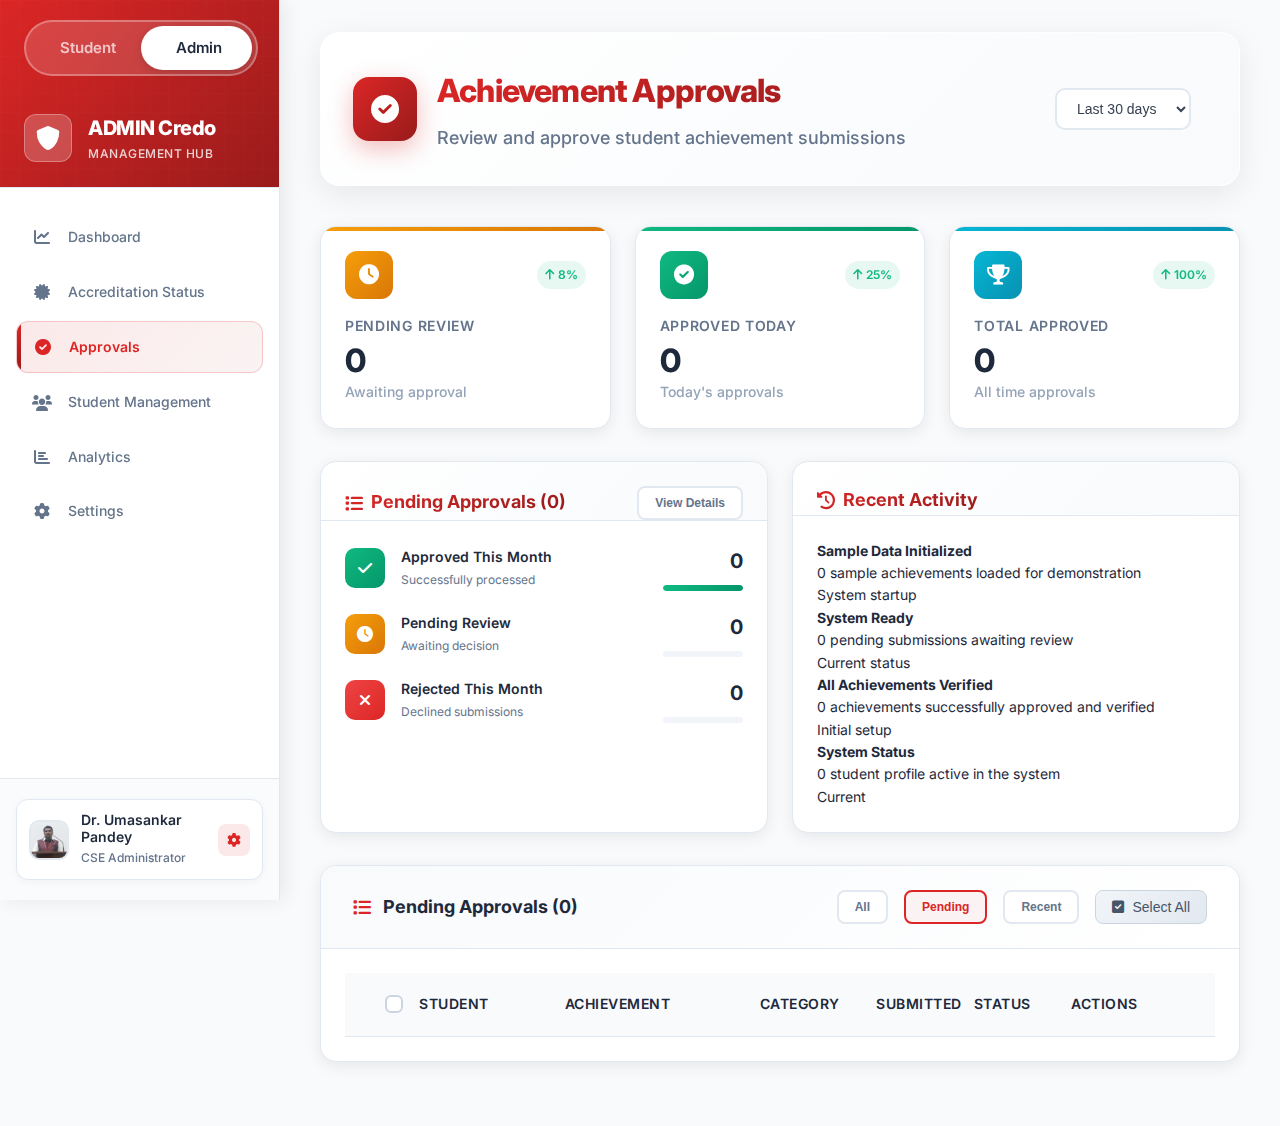
<file: admin-approvals.html>
<!DOCTYPE html>
<html lang="en">
<head>
    <meta charset="UTF-8">
    <meta name="viewport" content="width=device-width, initial-scale=1.0">
    <title>Admin Approvals - ADMIN Credo</title>
    <link rel="stylesheet" href="admin-dashboard.css">
    <link rel="stylesheet" href="admin-approvals.css">
    <link href="https://cdnjs.cloudflare.com/ajax/libs/font-awesome/6.0.0/css/all.min.css" rel="stylesheet">
    <link href="https://fonts.googleapis.com/css2?family=Inter:wght@300;400;500;600;700&display=swap" rel="stylesheet">
</head>
<body>
    <div class="dashboard-container">
        <!-- Admin Sidebar -->
        <aside class="sidebar">
            <div class="sidebar-header">
                <!-- Mode Toggle -->
                <div class="mode-toggle-container">
                    <div class="mode-toggle">
                        <input type="radio" id="studentMode" name="userMode" value="student">
                        <label for="studentMode" class="mode-option">Student</label>
                        <input type="radio" id="adminMode" name="userMode" value="admin" checked>
                        <label for="adminMode" class="mode-option">Admin</label>
                        <div class="mode-slider"></div>
                    </div>
                </div>
                
                <div class="logo">
                    <div class="logo-icon">
                        <i class="fas fa-shield-alt"></i>
                    </div>
                    <div class="logo-text">
                        <span class="logo-title">ADMIN Credo</span>
                        <span class="logo-subtitle">Management Hub</span>
                    </div>
                </div>
            </div>

            <nav class="sidebar-nav">
                <a href="admin-dashboard.html" class="nav-item">
                    <div class="nav-icon">
                        <i class="fas fa-chart-line"></i>
                    </div>
                    <span class="nav-text">Dashboard</span>
                </a>
                <a href="accreditation-status.html" class="nav-item">
                    <div class="nav-icon">
                        <i class="fas fa-certificate"></i>
                    </div>
                    <span class="nav-text">Accreditation Status</span>
                </a>
                <a href="admin-approvals.html" class="nav-item active">
                    <div class="nav-icon">
                        <i class="fas fa-check-circle"></i>
                    </div>
                    <span class="nav-text">Approvals</span>
                    <span class="nav-badge" id="approvalsBadge" style="display: none;"></span>
                </a>
                <a href="student-management.html" class="nav-item">
                    <div class="nav-icon">
                        <i class="fas fa-users"></i>
                    </div>
                    <span class="nav-text">Student Management</span>
                </a>
                <a href="analytics.html" class="nav-item">
                    <div class="nav-icon">
                        <i class="fas fa-chart-bar"></i>
                    </div>
                    <span class="nav-text">Analytics</span>
                </a>
                <a href="#" class="nav-item">
                    <div class="nav-icon">
                        <i class="fas fa-cog"></i>
                    </div>
                    <span class="nav-text">Settings</span>
                </a>
            </nav>

            <div class="sidebar-footer">
                <div class="user-profile">
                    <div class="user-avatar">
                        <img src="admin-pic.jpeg" alt="Admin Profile" />
                    </div>
                    <div class="user-info">
                        <h4>Dr. Umasankar Pandey</h4>
                        <p>CSE Administrator</p>
                    </div>
                    <button class="settings-btn">
                        <i class="fas fa-cog"></i>
                    </button>
                </div>
            </div>
        </aside>

        <!-- Main Content -->
        <main class="main-content">
            <!-- Admin Approvals Header -->
            <header class="page-header">
                <div class="header-left">
                    <div class="header-icon">
                        <i class="fas fa-check-circle"></i>
                    </div>
                    <div class="header-text">
                        <h1>Achievement Approvals</h1>
                        <p>Review and approve student achievement submissions</p>
                    </div>
                </div>
                <div class="header-right">
                    <div class="date-range-selector">
                        <select id="dateRange" class="date-select">
                            <option value="7">Last 7 days</option>
                            <option value="30" selected>Last 30 days</option>
                            <option value="90">Last 90 days</option>
                        </select>
                    </div>
                    
                </div>
            </header>

        <!-- Key Metrics Section -->
        <section class="metrics-section">
            <div class="metrics-grid">
                    <div class="metric-card warning">
                        <div class="metric-header">
                            <div class="metric-icon">
                                <i class="fas fa-clock"></i>
                            </div>
                            <div class="metric-trend up">
                                <i class="fas fa-arrow-up"></i>
                                <span>8%</span>
                            </div>
                        </div>
                        <div class="metric-content">
                            <h3>Pending Review</h3>
                            <div class="metric-value count-up" data-target="0">0</div>
                            <p class="metric-description">Awaiting approval</p>
                        </div>
                    </div>
                    
                    <div class="metric-card success">
                        <div class="metric-header">
                            <div class="metric-icon">
                                <i class="fas fa-check-circle"></i>
                            </div>
                            <div class="metric-trend up">
                                <i class="fas fa-arrow-up"></i>
                                <span>25%</span>
                            </div>
                        </div>
                        <div class="metric-content">
                            <h3>Approved Today</h3>
                            <div class="metric-value count-up" data-target="4">0</div>
                            <p class="metric-description">Today's approvals</p>
                        </div>
                    </div>
                    
                    <div class="metric-card info">
                        <div class="metric-header">
                            <div class="metric-icon">
                                <i class="fas fa-trophy"></i>
                            </div>
                            <div class="metric-trend up">
                                <i class="fas fa-arrow-up"></i>
                                <span>100%</span>
                            </div>
                        </div>
                        <div class="metric-content">
                            <h3>Total Approved</h3>
                            <div class="metric-value count-up" data-target="4">0</div>
                            <p class="metric-description">All time approvals</p>
                        </div>
                    </div>
                </div>
            </section>

            <!-- Analytics Overview Section -->
            <section class="analytics-overview">
                <div class="analytics-grid">
                    <!-- Approval Statistics -->
                    <div class="analytics-card">
                        <div class="card-header">
                            <h3>
                                <i class="fas fa-chart-pie"></i>
                                Approval Statistics
                            </h3>
                            <button class="view-all-btn">View Details</button>
                        </div>
                        <div class="card-content">
                            <div class="stats-breakdown">
                                <div class="stat-item">
                                    <div class="stat-info">
                                        <div class="stat-icon-small approved">
                                            <i class="fas fa-check"></i>
                                        </div>
                                        <div class="stat-details">
                                            <h4>Approved This Month</h4>
                                            <p>Successfully processed</p>
                                        </div>
                                    </div>
                                    <div class="stat-count">
                                        <span class="count-number" data-target="4">0</span>
                                        <div class="stat-bar">
                                            <div class="stat-fill approved" style="width: 100%"></div>
                                        </div>
                                    </div>
                                </div>
                                
                                <div class="stat-item">
                                    <div class="stat-info">
                                        <div class="stat-icon-small pending">
                                            <i class="fas fa-clock"></i>
                                        </div>
                                        <div class="stat-details">
                                            <h4>Pending Review</h4>
                                            <p>Awaiting decision</p>
                                        </div>
                                    </div>
                                    <div class="stat-count">
                                        <span class="count-number" data-target="0">0</span>
                                        <div class="stat-bar">
                                            <div class="stat-fill pending" style="width: 0%"></div>
                                        </div>
                                    </div>
                                </div>
                                
                                <div class="stat-item">
                                    <div class="stat-info">
                                        <div class="stat-icon-small rejected">
                                            <i class="fas fa-times"></i>
                                        </div>
                                        <div class="stat-details">
                                            <h4>Rejected This Month</h4>
                                            <p>Declined submissions</p>
                                        </div>
                                    </div>
                                    <div class="stat-count">
                                        <span class="count-number" data-target="0">0</span>
                                        <div class="stat-bar">
                                            <div class="stat-fill rejected" style="width: 0%"></div>
                                        </div>
                                    </div>
                                </div>
                            </div>
                        </div>
                    </div>

                    <!-- Recent Activity Timeline -->
                    <div class="analytics-card">
                        <div class="card-header">
                            <h3>
                                <i class="fas fa-history"></i>
                                Recent Activity
                            </h3>
                        </div>
                        <div class="card-content">
                            <div class="activity-timeline">
                                <div class="timeline-item">
                                    <div class="timeline-marker approved"></div>
                                    <div class="timeline-content">
                                        <h4>Sample Data Initialized</h4>
                                        <p><span class="count-up" data-target="4">0</span> sample achievements loaded for demonstration</p>
                                        <span class="timeline-time">System startup</span>
                                    </div>
                                </div>
                                
                                <div class="timeline-item">
                                    <div class="timeline-marker pending"></div>
                                    <div class="timeline-content">
                                        <h4>System Ready</h4>
                                        <p><span class="count-up" data-target="0">0</span> pending submissions awaiting review</p>
                                        <span class="timeline-time">Current status</span>
                                    </div>
                                </div>
                                
                                <div class="timeline-item">
                                    <div class="timeline-marker approved"></div>
                                    <div class="timeline-content">
                                        <h4>All Achievements Verified</h4>
                                        <p><span class="count-up" data-target="4">0</span> achievements successfully approved and verified</p>
                                        <span class="timeline-time">Initial setup</span>
                                    </div>
                                </div>
                                
                                <div class="timeline-item">
                                    <div class="timeline-marker approved"></div>
                                    <div class="timeline-content">
                                        <h4>System Status</h4>
                                        <p><span class="count-up" data-target="1">0</span> student profile active in the system</p>
                                        <span class="timeline-time">Current</span>
                                    </div>
                                </div>
                            </div>
                        </div>
                    </div>
                </div>
            </section>

            <!-- Approvals Management Section -->
            <section class="approvals-management">
                <div class="approvals-grid">
                    <!-- Pending Approvals Table -->
                    <div class="chart-card" style="grid-column: 1 / -1;">
                        <div class="chart-header">
                            <h3>
                                <i class="fas fa-list"></i>
                                Pending Approvals (0)
                            </h3>
                            <div class="header-actions">
                                <button class="chart-btn" data-filter="all">All</button>
                                <button class="chart-btn active" data-filter="pending">Pending</button>
                                <button class="chart-btn" data-filter="recent">Recent</button>
                                <button class="select-all-btn">
                                    <i class="fas fa-check-square"></i>
                                    Select All
                                </button>
                            </div>
                        </div>
                    <div class="card-content">
                        <div class="approvals-table">
                            <div class="table-header">
                                <div class="table-cell checkbox-cell">
                                    <input type="checkbox" id="selectAllCheckbox">
                                </div>
                                <div class="table-cell">Student</div>
                                <div class="table-cell">Achievement</div>
                                <div class="table-cell">Category</div>
                                <div class="table-cell">Submitted</div>
                                <div class="table-cell">Status</div>
                                <div class="table-cell">Actions</div>
                            </div>
                            
                            <!-- Sample approval rows -->
                            <div class="table-row" data-id="1">
                                <div class="table-cell checkbox-cell">
                                    <input type="checkbox" class="row-checkbox">
                                </div>
                                <div class="table-cell">
                                    <div class="student-profile">
                                        <img src="profile-pic.jpg" alt="Student" class="student-avatar">
                                        <div class="student-details">
                                            <strong>Priyesh Kumar Kashyap</strong>
                                            <span>BT24CS063</span>
                                        </div>
                                    </div>
                                </div>
                                <div class="table-cell">
                                    <div class="achievement-details">
                                        <strong>AWS Cloud Practitioner</strong>
                                        <span>Amazon certification</span>
                                    </div>
                                </div>
                                <div class="table-cell">
                                    <span class="category-badge certificate">Certificate</span>
                                </div>
                                <div class="table-cell">
                                    <span class="submission-time">2 days ago</span>
                                </div>
                                <div class="table-cell">
                                    <span class="status-badge pending">Pending</span>
                                </div>
                                <div class="table-cell">
                                    <div class="action-buttons">
                                        <button class="admin-btn approve" title="Approve">
                                            <i class="fas fa-check"></i>
                                        </button>
                                        <button class="admin-btn reject" title="Reject">
                                            <i class="fas fa-times"></i>
                                        </button>
                                        <button class="admin-btn view" title="View Details">
                                            <i class="fas fa-eye"></i>
                                        </button>
                                    </div>
                                </div>
                            </div>

                            <div class="table-row" data-id="2">
                                <div class="table-cell checkbox-cell">
                                    <input type="checkbox" class="row-checkbox">
                                </div>
                                <div class="table-cell">
                                    <div class="student-profile">
                                        <img src="profile-pic.jpg" alt="Student" class="student-avatar">
                                        <div class="student-details">
                                            <strong>Rahul Sharma</strong>
                                            <span>BT24CS045</span>
                                        </div>
                                    </div>
                                </div>
                                <div class="table-cell">
                                    <div class="achievement-details">
                                        <strong>SIH 2024 Winner</strong>
                                        <span>First place hackathon</span>
                                    </div>
                                </div>
                                <div class="table-cell">
                                    <span class="category-badge competition-win">Competition</span>
                                </div>
                                <div class="table-cell">
                                    <span class="submission-time">1 day ago</span>
                                </div>
                                <div class="table-cell">
                                    <span class="status-badge pending">Pending</span>
                                </div>
                                <div class="table-cell">
                                    <div class="action-buttons">
                                        <button class="admin-btn approve" title="Approve">
                                            <i class="fas fa-check"></i>
                                        </button>
                                        <button class="admin-btn reject" title="Reject">
                                            <i class="fas fa-times"></i>
                                        </button>
                                        <button class="admin-btn view" title="View Details">
                                            <i class="fas fa-eye"></i>
                                        </button>
                                    </div>
                                </div>
                            </div>

                            <div class="table-row" data-id="3">
                                <div class="table-cell checkbox-cell">
                                    <input type="checkbox" class="row-checkbox">
                                </div>
                                <div class="table-cell">
                                    <div class="student-profile">
                                        <img src="profile-pic.jpg" alt="Student" class="student-avatar">
                                        <div class="student-details">
                                            <strong>Ananya Singh</strong>
                                            <span>BT24CS078</span>
                                        </div>
                                    </div>
                                </div>
                                <div class="table-cell">
                                    <div class="achievement-details">
                                        <strong>TCS Internship</strong>
                                        <span>Software development</span>
                                    </div>
                                </div>
                                <div class="table-cell">
                                    <span class="category-badge internship">Internship</span>
                                </div>
                                <div class="table-cell">
                                    <span class="submission-time">5 hours ago</span>
                                </div>
                                <div class="table-cell">
                                    <span class="status-badge pending">Pending</span>
                                </div>
                                <div class="table-cell">
                                    <div class="action-buttons">
                                        <button class="admin-btn approve" title="Approve">
                                            <i class="fas fa-check"></i>
                                        </button>
                                        <button class="admin-btn reject" title="Reject">
                                            <i class="fas fa-times"></i>
                                        </button>
                                        <button class="admin-btn view" title="View Details">
                                            <i class="fas fa-eye"></i>
                                        </button>
                                    </div>
                                </div>
                            </div>
                        </div>
                    </div>
                </div>
            </section>
        </main>
    </div>

    <script src="shared-utils.js"></script>
    <script src="admin-dashboard.js"></script>
    <script>
        document.addEventListener('DOMContentLoaded', function() {
            // initializeModeToggle() is already called by admin-dashboard.js
            initializeAdminApprovals();
            // updateApprovalsBadge() is handled by admin-dashboard.js updateAdminStats()
            // initializeNavigation() is already called by admin-dashboard.js
        });

        function initializeAdminApprovals() {
            // Load pending approvals from shared storage
            loadPendingApprovals();
            
            // Listen for new submissions
            window.addEventListener('approvalsUpdated', function(event) {
                loadPendingApprovals();
            });
        }

        function loadPendingApprovals() {
            const approvals = window.studentCredoData.getPendingApprovals();
            const tableBody = document.querySelector('.approvals-table');
            
            // Keep the header, remove existing rows
            const header = tableBody.querySelector('.table-header');
            tableBody.innerHTML = '';
            tableBody.appendChild(header);
            
            // Update stats
            updateApprovalStats(approvals);
            
            // Add approval rows
            approvals.filter(approval => approval.status === 'pending').forEach(approval => {
                const row = createApprovalRow(approval);
                tableBody.appendChild(row);
            });
            
            // Update title
            const title = document.querySelector('.card-header h3');
            if (title) {
                const pendingCount = approvals.filter(a => a.status === 'pending').length;
                title.innerHTML = `<i class="fas fa-list"></i> Pending Approvals (${pendingCount})`;
            }
        }

        function createApprovalRow(approval) {
            const row = document.createElement('div');
            row.className = 'table-row';
            row.setAttribute('data-id', approval.id);
            
            row.innerHTML = `
                <div class="table-cell checkbox-cell">
                    <input type="checkbox" class="row-checkbox">
                </div>
                <div class="table-cell">
                    <div class="student-profile">
                        <img src="profile-pic.jpg" alt="Student" class="student-avatar">
                        <div class="student-details">
                            <strong>${approval.studentName}</strong>
                            <span>${approval.studentId}</span>
                        </div>
                    </div>
                </div>
                <div class="table-cell">
                    <div class="achievement-details">
                        <strong>${approval.title}</strong>
                        <span>${approval.description ? approval.description.substring(0, 50) + '...' : 'No description'}</span>
                    </div>
                </div>
                <div class="table-cell">
                    <span class="category-badge ${approval.category}">${formatCategory(approval.category)}</span>
                </div>
                <div class="table-cell">
                    <span class="submission-time">${formatTimeAgo(approval.submittedDate)}</span>
                </div>
                <div class="table-cell">
                    <span class="status-badge ${approval.status}">${approval.status}</span>
                </div>
                <div class="table-cell">
                    <div class="action-buttons">
                        <button class="admin-btn approve" title="Approve" onclick="approveSubmission('${approval.id}')">
                            <i class="fas fa-check"></i>
                        </button>
                        <button class="admin-btn reject" title="Reject" onclick="rejectSubmission('${approval.id}')">
                            <i class="fas fa-times"></i>
                        </button>
                        <button class="admin-btn view" title="View Details" onclick="viewSubmissionDetails('${approval.id}')">
                            <i class="fas fa-eye"></i>
                        </button>
                    </div>
                </div>
            `;
            
            return row;
        }

        function formatCategory(category) {
            const categoryMap = {
                'certificate': 'Certificate',
                'competition-win': 'Competition',
                'competition-participate': 'Participation',
                'internship': 'Internship',
                'workshop': 'Workshop',
                'freelancing': 'Freelancing'
            };
            return categoryMap[category] || category;
        }

        function formatTimeAgo(dateString) {
            const date = new Date(dateString);
            const now = new Date();
            const diffInHours = Math.floor((now - date) / (1000 * 60 * 60));
            
            if (diffInHours < 1) {
                return 'Just now';
            } else if (diffInHours < 24) {
                return `${diffInHours} hour${diffInHours > 1 ? 's' : ''} ago`;
            } else {
                const diffInDays = Math.floor(diffInHours / 24);
                return `${diffInDays} day${diffInDays > 1 ? 's' : ''} ago`;
            }
        }

        function approveSubmission(approvalId) {
            const approval = window.studentCredoData.getPendingApprovals().find(a => a.id === approvalId);
            if (!approval) return;
            
            if (confirm(`Approve "${approval.title}" for ${approval.studentName}?`)) {
                window.studentCredoData.updateApprovalStatus(approvalId, 'approved');
                showNotification(`Approved ${approval.title} for ${approval.studentName}`, 'success');
                loadPendingApprovals();
            }
        }

        function rejectSubmission(approvalId) {
            const approval = window.studentCredoData.getPendingApprovals().find(a => a.id === approvalId);
            if (!approval) return;
            
            const reason = prompt(`Reason for rejecting "${approval.title}":`);
            if (reason) {
                window.studentCredoData.updateApprovalStatus(approvalId, 'rejected', reason);
                showNotification(`Rejected ${approval.title} for ${approval.studentName}`, 'error');
                loadPendingApprovals();
            }
        }

        function viewSubmissionDetails(approvalId) {
            const approval = window.studentCredoData.getPendingApprovals().find(a => a.id === approvalId);
            if (!approval) return;
            
            showNotification(`Viewing details for ${approval.title} by ${approval.studentName}`, 'info');
        }

        function updateApprovalStats(approvals) {
            const stats = window.studentCredoData.getApprovalStats();
            
            // Update stat cards
            const statNumbers = document.querySelectorAll('.stat-number');
            if (statNumbers.length >= 4) {
                statNumbers[0].textContent = stats.pending;
                statNumbers[1].textContent = stats.approved;
                statNumbers[2].textContent = stats.rejected;
                statNumbers[3].textContent = '156'; // Keep static for now
            }
            
            // Update header stats
            const headerStats = document.querySelector('.header-stats span');
            if (headerStats) {
                headerStats.textContent = `${stats.pending} Pending`;
            }
            
            // Update nav badge
            const navBadge = document.querySelector('.nav-badge');
            if (navBadge) {
                navBadge.textContent = stats.pending;
            }
        }

        function showNotification(message, type = 'info') {
            const notification = document.createElement('div');
            notification.style.cssText = `
                position: fixed; top: 20px; right: 20px; z-index: 10000;
                background: ${type === 'success' ? '#10b981' : type === 'error' ? '#ef4444' : '#dc2626'};
                color: white; padding: 16px 20px; border-radius: 8px;
                box-shadow: 0 4px 12px rgba(0,0,0,0.15); max-width: 350px;
                font-size: 14px; font-weight: 500; transform: translateX(100%);
                transition: transform 0.3s ease;
            `;
            notification.textContent = message;
            document.body.appendChild(notification);
            
            setTimeout(() => notification.style.transform = 'translateX(0)', 100);
            setTimeout(() => {
                notification.style.transform = 'translateX(100%)';
                setTimeout(() => notification.remove(), 300);
            }, 5000);
        }

        // Count-up Animation Functions
        function animateCountUp() {
            const countElements = document.querySelectorAll('.count-up, .count-number');
            
            countElements.forEach(element => {
                const target = parseInt(element.getAttribute('data-target'));
                const duration = 2000; // 2 seconds
                const increment = target / (duration / 16); // 60fps
                let current = 0;
                
                const timer = setInterval(() => {
                    current += increment;
                    if (current >= target) {
                        element.textContent = target;
                        clearInterval(timer);
                    } else {
                        element.textContent = Math.floor(current);
                    }
                }, 16);
            });
        }

        // Initialize count-up animations when page loads
        document.addEventListener('DOMContentLoaded', function() {
            // Delay the animation slightly for better effect
            setTimeout(() => {
                animateCountUp();
            }, 500);
        });

        // Filter functionality for chart buttons
        document.addEventListener('DOMContentLoaded', function() {
            const filterButtons = document.querySelectorAll('.chart-btn[data-filter]');
            
            filterButtons.forEach(button => {
                button.addEventListener('click', function() {
                    // Remove active class from all buttons
                    filterButtons.forEach(btn => btn.classList.remove('active'));
                    
                    // Add active class to clicked button
                    this.classList.add('active');
                    
                    // Filter logic would go here
                    const filter = this.getAttribute('data-filter');
                    console.log('Filtering by:', filter);
                    
                    // Re-animate counts when filter changes
                    setTimeout(() => {
                        animateCountUp();
                    }, 200);
                });
            });
        });

        // Enhanced notification with count
        function showNotificationWithCount(message, count, type = 'info') {
            const notification = document.createElement('div');
            notification.style.cssText = `
                position: fixed; top: 20px; right: 20px; z-index: 10000;
                background: ${type === 'success' ? '#10b981' : type === 'error' ? '#ef4444' : '#dc2626'};
                color: white; padding: 16px 20px; border-radius: 8px;
                box-shadow: 0 4px 12px rgba(0,0,0,0.15); max-width: 350px;
                font-size: 14px; font-weight: 500; transform: translateX(100%);
                transition: transform 0.3s ease;
            `;
            
            // Create count element
            const countElement = document.createElement('span');
            countElement.className = 'notification-count';
            countElement.style.cssText = `
                font-weight: 700; font-size: 18px; margin-right: 8px;
            `;
            
            notification.appendChild(countElement);
            notification.appendChild(document.createTextNode(message));
            document.body.appendChild(notification);
            
            // Animate count in notification
            let current = 0;
            const timer = setInterval(() => {
                current++;
                countElement.textContent = current;
                if (current >= count) {
                    clearInterval(timer);
                }
            }, 50);
            
            setTimeout(() => notification.style.transform = 'translateX(0)', 100);
            setTimeout(() => {
                notification.style.transform = 'translateX(100%)';
                setTimeout(() => notification.remove(), 300);
            }, 5000);
        }

        // updateApprovalsBadge() is handled by admin-dashboard.js updateAdminStats()
    </script>
</body>
</html>
</file>
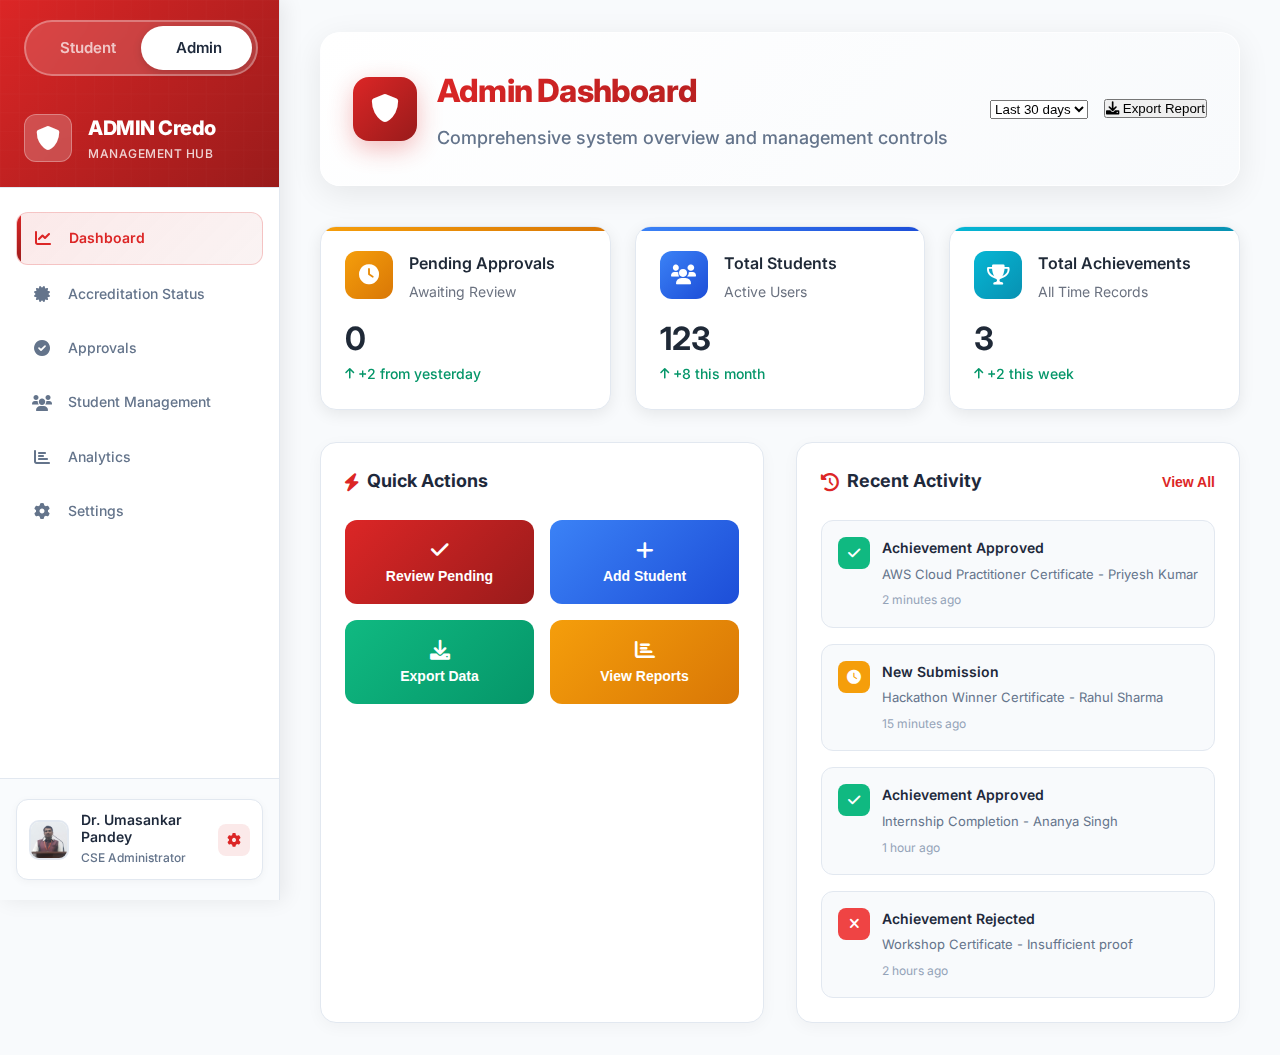
<file: admin-dashboard.html>
<!DOCTYPE html>
<html lang="en">
  <head>
    <meta charset="UTF-8" />
    <meta name="viewport" content="width=device-width, initial-scale=1.0" />
    <title>Admin Dashboard - ADMIN Credo</title>
    <link rel="stylesheet" href="admin-dashboard.css" />
    <link
      href="https://cdnjs.cloudflare.com/ajax/libs/font-awesome/6.0.0/css/all.min.css"
      rel="stylesheet"
    />
    <link
      href="https://fonts.googleapis.com/css2?family=Inter:wght@300;400;500;600;700&display=swap"
      rel="stylesheet"
    />
  </head>
  <body>
    <div class="dashboard-container">
      <!-- Admin Sidebar -->
      <aside class="sidebar">
        <div class="sidebar-header">
          <!-- Mode Toggle -->
          <div class="mode-toggle-container">
            <div class="mode-toggle">
              <input type="radio" id="studentMode" name="userMode" value="student">
              <label for="studentMode" class="mode-option">Student</label>
              <input type="radio" id="adminMode" name="userMode" value="admin" checked>
              <label for="adminMode" class="mode-option">Admin</label>
              <div class="mode-slider"></div>
            </div>
          </div>
          
          <div class="logo">
            <div class="logo-icon">
              <i class="fas fa-shield-alt"></i>
            </div>
            <div class="logo-text">
              <span class="logo-title">ADMIN Credo</span>
              <span class="logo-subtitle">Management Hub</span>
            </div>
          </div>
        </div>

        <nav class="sidebar-nav">
          <a href="admin-dashboard.html" class="nav-item active">
            <div class="nav-icon">
              <i class="fas fa-chart-line"></i>
            </div>
            <span class="nav-text">Dashboard</span>
          </a>
          <a href="accreditation-status.html" class="nav-item">
            <div class="nav-icon">
              <i class="fas fa-certificate"></i>
            </div>
            <span class="nav-text">Accreditation Status</span>
          </a>
          <a href="admin-approvals.html" class="nav-item">
            <div class="nav-icon">
              <i class="fas fa-check-circle"></i>
            </div>
            <span class="nav-text">Approvals</span>
            <span class="nav-badge" id="approvalsBadge" style="display: none;"></span>
          </a>
          <a href="student-management.html" class="nav-item">
            <div class="nav-icon">
              <i class="fas fa-users"></i>
            </div>
            <span class="nav-text">Student Management</span>
          </a>
          <a href="analytics.html" class="nav-item">
            <div class="nav-icon">
              <i class="fas fa-chart-bar"></i>
            </div>
            <span class="nav-text">Analytics</span>
          </a>
          <a href="#" class="nav-item">
            <div class="nav-icon">
              <i class="fas fa-cog"></i>
            </div>
            <span class="nav-text">Settings</span>
          </a>
        </nav>

        <div class="sidebar-footer">
          <div class="user-profile">
            <div class="user-avatar">
              <img src="admin-pic.jpeg" alt="Admin Profile" />
            </div>
            <div class="user-info">
              <h4>Dr. Umasankar Pandey</h4>
              <p>CSE Administrator</p>
            </div>
            <button class="settings-btn">
              <i class="fas fa-cog"></i>
            </button>
          </div>
        </div>
      </aside>

      <!-- Main Content -->
      <main class="main-content">
        <!-- Admin Dashboard Header -->
        <header class="page-header">
          <div class="header-left">
            <div class="header-icon">
              <i class="fas fa-shield-alt"></i>
            </div>
            <div class="header-text">
              <h1>Admin Dashboard</h1>
              <p>Comprehensive system overview and management controls</p>
            </div>
          </div>
          <div class="header-right">
            <div class="date-range-selector">
              <select id="dateRange" class="date-select">
                <option value="7">Last 7 days</option>
                <option value="30" selected>Last 30 days</option>
                <option value="90">Last 90 days</option>
                <option value="365">Last year</option>
              </select>
            </div>
            <button class="export-report-btn">
              <i class="fas fa-download"></i>
              Export Report
            </button>
          </div>
        </header>

        <!-- Key Metrics Section -->
        <section class="metrics-section">
          <div class="metrics-grid">
            <div class="metric-card warning">
              <div class="metric-header">
                <div class="metric-icon">
                  <i class="fas fa-clock"></i>
                </div>
                <div class="metric-info">
                  <h3>Pending Approvals</h3>
                  <p>Awaiting Review</p>
                </div>
              </div>
              <div class="metric-value">
                <span class="metric-number">5</span>
                <span class="metric-change positive">
                  <i class="fas fa-arrow-up"></i>
                  +2 from yesterday
                </span>
              </div>
            </div>
            
            <div class="metric-card primary">
              <div class="metric-header">
                <div class="metric-icon">
                  <i class="fas fa-users"></i>
                </div>
                <div class="metric-info">
                  <h3>Total Students</h3>
                  <p>Active Users</p>
                </div>
              </div>
              <div class="metric-value">
                <span class="metric-number">156</span>
                <span class="metric-change positive">
                  <i class="fas fa-arrow-up"></i>
                  +8 this month
                </span>
              </div>
            </div>
            
            <div class="metric-card info">
              <div class="metric-header">
                <div class="metric-icon">
                  <i class="fas fa-trophy"></i>
                </div>
                <div class="metric-info">
                  <h3>Total Achievements</h3>
                  <p>All Time Records</p>
                </div>
              </div>
              <div class="metric-value">
                <span class="metric-number">4</span>
                <span class="metric-change positive">
                  <i class="fas fa-arrow-up"></i>
                  +2 this week
                </span>
              </div>
            </div>
          </div>
        </section>

        <div class="dashboard-content">
          <!-- Quick Actions Card -->
          <div class="admin-card">
            <div class="card-header">
              <h3>
                <i class="fas fa-bolt"></i>
                Quick Actions
              </h3>
            </div>
            <div class="card-content">
              <div class="quick-actions-grid">
                <button class="quick-action-btn primary">
                  <i class="fas fa-check"></i>
                  <span>Review Pending</span>
                </button>
                <button class="quick-action-btn secondary">
                  <i class="fas fa-plus"></i>
                  <span>Add Student</span>
                </button>
                <button class="quick-action-btn tertiary">
                  <i class="fas fa-download"></i>
                  <span>Export Data</span>
                </button>
                <button class="quick-action-btn quaternary">
                  <i class="fas fa-chart-bar"></i>
                  <span>View Reports</span>
                </button>
              </div>
            </div>
          </div>

          <!-- Recent Activity Card -->
          <div class="admin-card">
            <div class="card-header">
              <h3>
                <i class="fas fa-history"></i>
                Recent Activity
              </h3>
              <button class="view-all-btn">View All</button>
            </div>
            <div class="card-content">
              <div class="activity-list">
                <div class="activity-item">
                  <div class="activity-icon approved">
                    <i class="fas fa-check"></i>
                  </div>
                  <div class="activity-details">
                    <h4>Achievement Approved</h4>
                    <p>AWS Cloud Practitioner Certificate - Priyesh Kumar</p>
                    <span class="activity-time">2 minutes ago</span>
                  </div>
                </div>
                
                <div class="activity-item">
                  <div class="activity-icon pending">
                    <i class="fas fa-clock"></i>
                  </div>
                  <div class="activity-details">
                    <h4>New Submission</h4>
                    <p>Hackathon Winner Certificate - Rahul Sharma</p>
                    <span class="activity-time">15 minutes ago</span>
                  </div>
                </div>
                
                <div class="activity-item">
                  <div class="activity-icon approved">
                    <i class="fas fa-check"></i>
                  </div>
                  <div class="activity-details">
                    <h4>Achievement Approved</h4>
                    <p>Internship Completion - Ananya Singh</p>
                    <span class="activity-time">1 hour ago</span>
                  </div>
                </div>
                
                <div class="activity-item">
                  <div class="activity-icon rejected">
                    <i class="fas fa-times"></i>
                  </div>
                  <div class="activity-details">
                    <h4>Achievement Rejected</h4>
                    <p>Workshop Certificate - Insufficient proof</p>
                    <span class="activity-time">2 hours ago</span>
                  </div>
                </div>
              </div>
            </div>
          </div>
        </div>
      </main>
    </div>

    <script src="shared-utils.js"></script>
    <script src="admin-dashboard.js"></script>
    <!-- Admin dashboard initialization is handled by admin-dashboard.js -->
  </body>
</html>
</file>
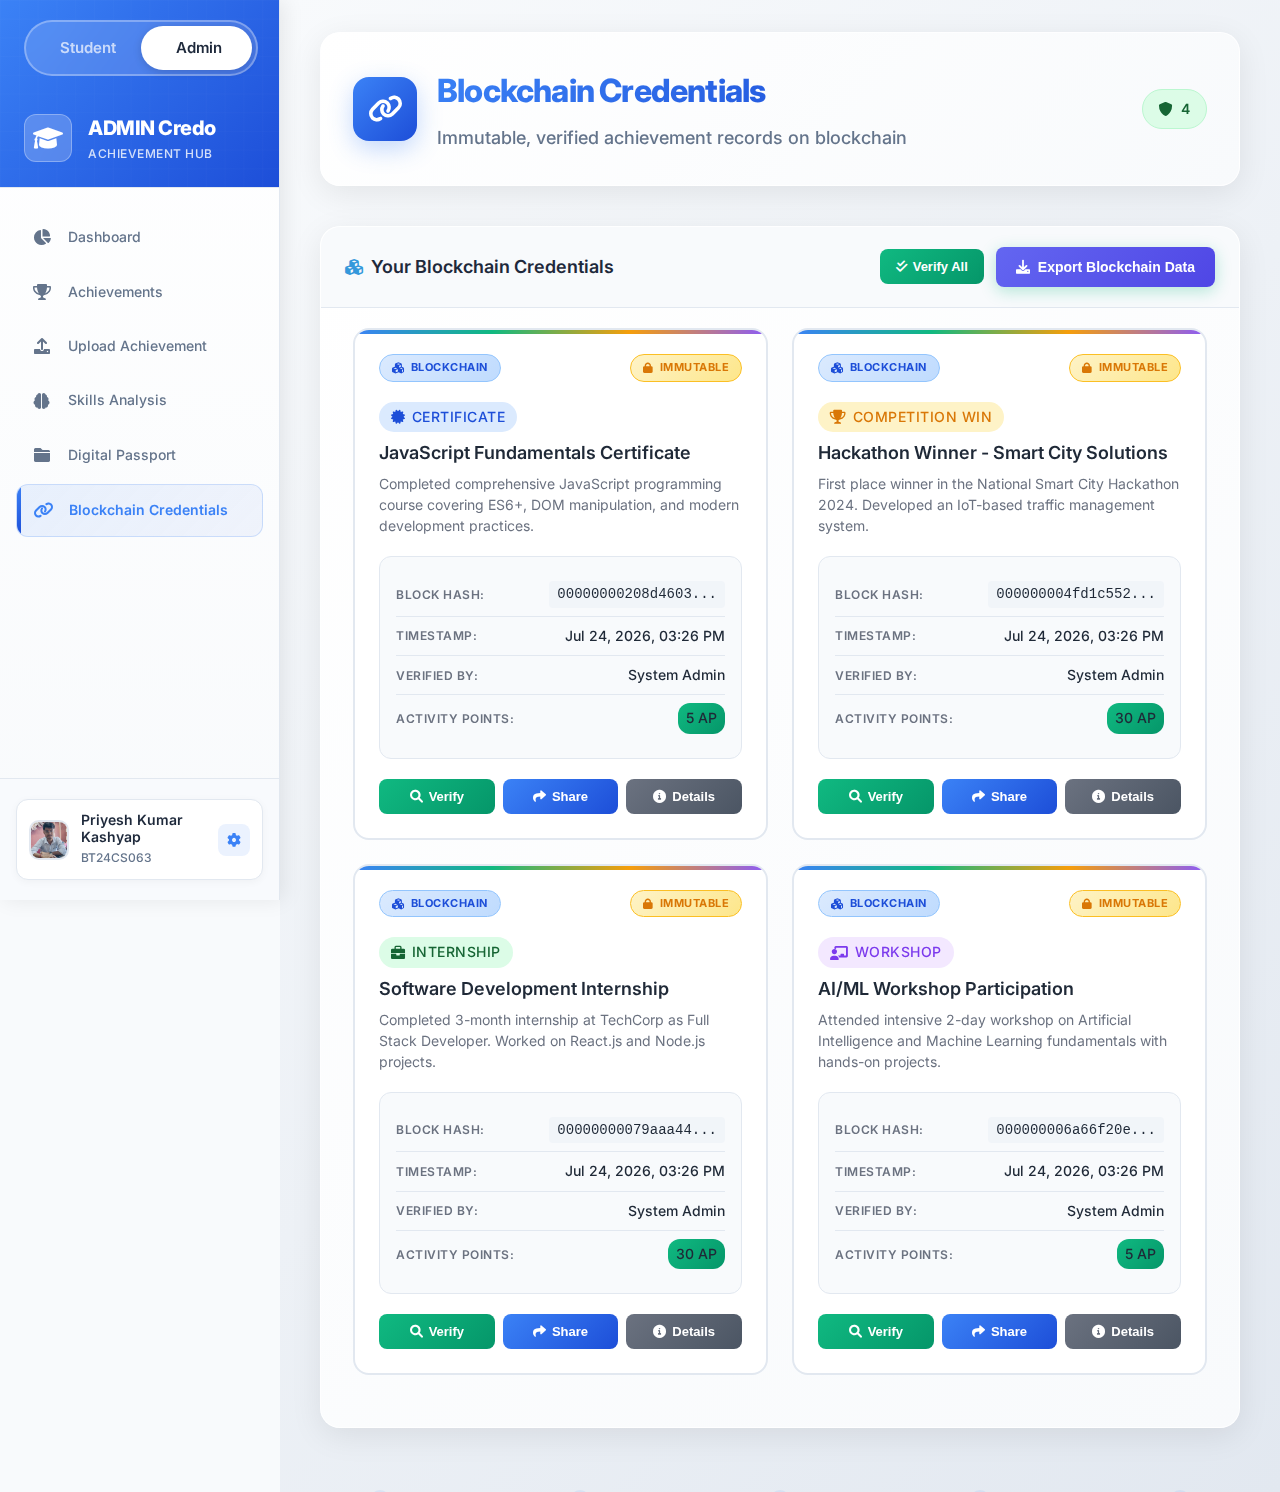
<file: blockchain-credentials.html>
<!DOCTYPE html>
<html lang="en">
<head>
    <meta charset="UTF-8">
    <meta name="viewport" content="width=device-width, initial-scale=1.0">
    <title>Blockchain Credentials - STUDENT Credo</title>
    <link rel="stylesheet" href="blockchain-credentials.css">
    <link href="https://cdnjs.cloudflare.com/ajax/libs/font-awesome/6.0.0/css/all.min.css" rel="stylesheet">
    <link href="https://fonts.googleapis.com/css2?family=Inter:wght@300;400;500;600;700&display=swap" rel="stylesheet">
</head>
<body>
    <div class="dashboard-container">
        <!-- Sidebar -->
        <aside class="sidebar">
            <div class="sidebar-header">
                <!-- Mode Toggle -->
                <div class="mode-toggle-container">
                    <div class="mode-toggle">
                        <input type="radio" id="studentMode" name="userMode" value="student" checked>
                        <label for="studentMode" class="mode-option">Student</label>
                        <input type="radio" id="adminMode" name="userMode" value="admin">
                        <label for="adminMode" class="mode-option">Admin</label>
                        <div class="mode-slider"></div>
                    </div>
                </div>
                
                <div class="logo">
                    <div class="logo-icon">
                        <i class="fas fa-graduation-cap"></i>
                    </div>
                    <div class="logo-text">
                        <span class="logo-title">STUDENT Credo</span>
                        <span class="logo-subtitle">Achievement Hub</span>
                    </div>
                </div>
            </div>

            <nav class="sidebar-nav">
                <a href="index.html" class="nav-item">
                    <div class="nav-icon">
                        <i class="fas fa-chart-pie"></i>
                    </div>
                    <span class="nav-text">Dashboard</span>
                </a>
                <a href="achievements.html" class="nav-item">
                    <div class="nav-icon">
                        <i class="fas fa-trophy"></i>
                    </div>
                    <span class="nav-text">Achievements</span>
                </a>
                <a href="upload-achievement.html" class="nav-item">
                    <div class="nav-icon">
                        <i class="fas fa-upload"></i>
                    </div>
                    <span class="nav-text">Upload Achievement</span>
                </a>
                <a href="skills-analysis.html" class="nav-item">
                    <div class="nav-icon">
                        <i class="fas fa-brain"></i>
                    </div>
                    <span class="nav-text">Skills Analysis</span>
                </a>
                <a href="digital-passport.html" class="nav-item">
                    <div class="nav-icon">
                        <i class="fas fa-folder"></i>
                    </div>
                    <span class="nav-text">Digital Passport</span>
                </a>
                <a href="blockchain-credentials.html" class="nav-item active">
                    <div class="nav-icon">
                        <i class="fas fa-link"></i>
                    </div>
                    <span class="nav-text">Blockchain Credentials</span>
                </a>
            </nav>

            <div class="sidebar-footer">
                <div class="user-profile">
                    <div class="user-avatar">
                        <img src="profile-pic.jpg" alt="Profile">
                    </div>
                    <div class="user-info">
                        <h4>Priyesh Kumar Kashyap</h4>
                        <p>BT24CS063</p>
                    </div>
                    <button class="settings-btn">
                        <i class="fas fa-cog"></i>
                    </button>
                </div>
            </div>
        </aside>

        <!-- Main Content -->
        <main class="main-content">
            <!-- Header -->
            <header class="page-header">
                <div class="header-left">
                    <div class="header-icon">
                        <i class="fas fa-link"></i>
                    </div>
                    <div class="header-text">
                        <h1>Blockchain Credentials</h1>
                        <p>Immutable, verified achievement records on blockchain</p>
                    </div>
                </div>
                <div class="header-right">
                    <div class="blockchain-status">
                        <div class="status-indicator active">
                            <i class="fas fa-shield-alt"></i>
                            <span id="blockchainStatusCount">4</span>
                        </div>
                    </div>
                </div>
            </header>

          

            <!-- Blockchain Credentials List -->
            <div class="content-card credentials-card">
                <div class="card-header">
                    <h3>
                        <i class="fas fa-cubes"></i>
                        Your Blockchain Credentials
                    </h3>
                    <div class="header-actions">
                        <button class="verify-btn" id="verifyAllBtn">
                            <i class="fas fa-check-double"></i>
                            Verify All
                        </button>
                        <button class="export-btn" id="exportBlockchainBtn">
                            <i class="fas fa-download"></i>
                            Export Blockchain Data
                        </button>
                    </div>
                </div>
                <div class="card-content">
                    <!-- Empty State -->
                    <div class="empty-state" id="emptyState">
                        <div class="empty-icon">
                            <i class="fas fa-cubes"></i>
                        </div>
                        <h3>No blockchain credentials yet</h3>
                        <p>Your verified achievements will automatically appear here once approved by admin</p>
                        <a href="upload-achievement.html" class="upload-btn">
                            <i class="fas fa-upload"></i>
                            Upload Achievement
                        </a>
                    </div>

                    <!-- Blockchain Credentials Grid -->
                    <div class="blockchain-grid" id="blockchainGrid" style="display: none;">
                        <!-- Blockchain credentials will be loaded here -->
                    </div>
                </div>
            </div>

            <!-- Verification Modal -->
            <div class="modal-overlay" id="verificationModal" style="display: none;">
                <div class="modal-content">
                    <div class="modal-header">
                        <h3>
                            <i class="fas fa-search"></i>
                            Credential Verification
                        </h3>
                        <button class="close-btn" onclick="closeVerificationModal()">
                            <i class="fas fa-times"></i>
                        </button>
                    </div>
                    <div class="modal-body">
                        <div class="verification-details" id="verificationDetails">
                            <!-- Verification details will be populated here -->
                        </div>
                    </div>
                </div>
            </div>
        </main>
    </div>

    <script src="shared-utils.js"></script>
    <script src="blockchain-credentials.js"></script>
    <script>
        // Initialize mode toggle functionality
        document.addEventListener('DOMContentLoaded', function() {
            initializeModeToggle();
            initializeBlockchainCredentials();
        });

        function initializeModeToggle() {
            const studentMode = document.getElementById('studentMode');
            const adminMode = document.getElementById('adminMode');
            const logoTitle = document.querySelector('.logo-title');
            
            const savedMode = localStorage.getItem('userMode') || 'student';
            
            if (savedMode === 'admin') {
                adminMode.checked = true;
                updateModeDisplay('admin');
            } else {
                studentMode.checked = true;
                updateModeDisplay('student');
            }
            
            studentMode.addEventListener('change', function() {
                if (this.checked) {
                    updateModeDisplay('student');
                    localStorage.setItem('userMode', 'student');
                }
            });
            
            adminMode.addEventListener('change', function() {
                if (this.checked) {
                    localStorage.setItem('userMode', 'admin');
                    window.location.href = 'admin-dashboard.html';
                }
            });
            
            function updateModeDisplay(mode) {
                if (mode === 'admin') {
                    logoTitle.textContent = 'ADMIN Credo';
                } else {
                    logoTitle.textContent = 'STUDENT Credo';
                }
            }
        }

        function initializeBlockchainCredentials() {
            loadBlockchainCredentials();
            updateBlockchainStats();
            setupEventListeners();
        }

        function setupEventListeners() {
            document.getElementById('verifyAllBtn').addEventListener('click', verifyAllCredentials);
            document.getElementById('exportBlockchainBtn').addEventListener('click', exportBlockchainData);
            
            // Listen for new blockchain records
            window.addEventListener('blockchainUpdated', function(event) {
                loadBlockchainCredentials();
                updateBlockchainStats();
            });
            
            // Listen for achievement status updates
            window.addEventListener('achievementStatusUpdated', function(event) {
                console.log('Blockchain: Achievement status updated:', event.detail);
                if (event.detail.status === 'approved') {
                    // Reload blockchain credentials as new one might be added
                    setTimeout(() => {
                        loadBlockchainCredentials();
                        updateBlockchainStats();
                    }, 1000); // Small delay to ensure blockchain record is created
                }
            });
        }

        function loadBlockchainCredentials() {
            const blockchainRecords = window.studentCredoData.getBlockchainCredentials();
            const grid = document.getElementById('blockchainGrid');
            const emptyState = document.getElementById('emptyState');
            
            if (blockchainRecords.length === 0) {
                emptyState.style.display = 'block';
                grid.style.display = 'none';
                return;
            }
            
            emptyState.style.display = 'none';
            grid.style.display = 'grid';
            
            grid.innerHTML = blockchainRecords.map(record => `
                <div class="blockchain-credential-card" data-hash="${record.blockHash}">
                    <div class="credential-header">
                        <div class="blockchain-badge">
                            <i class="fas fa-cubes"></i>
                            <span>BLOCKCHAIN</span>
                        </div>
                        <div class="immutable-badge">
                            <i class="fas fa-lock"></i>
                            <span>IMMUTABLE</span>
                        </div>
                    </div>
                    
                    <div class="credential-content">
                        <div class="achievement-info">
                            <div class="achievement-category ${record.achievement.category}">
                                <i class="fas fa-${getCategoryIcon(record.achievement.category)}"></i>
                                <span>${formatCategory(record.achievement.category)}</span>
                            </div>
                            <h4>${record.achievement.title}</h4>
                            <p>${record.achievement.description || 'Verified achievement record'}</p>
                        </div>
                        
                        <div class="blockchain-metadata">
                            <div class="metadata-item">
                                <span class="label">Block Hash:</span>
                                <span class="value hash-value">${record.blockHash.substring(0, 16)}...</span>
                            </div>
                            <div class="metadata-item">
                                <span class="label">Timestamp:</span>
                                <span class="value">${formatBlockchainDate(record.timestamp)}</span>
                            </div>
                            <div class="metadata-item">
                                <span class="label">Verified By:</span>
                                <span class="value">${record.verifiedBy || 'Admin'}</span>
                            </div>
                            <div class="metadata-item">
                                <span class="label">Activity Points:</span>
                                <span class="value points">${getAchievementPoints(record.achievement)} AP</span>
                            </div>
                        </div>
                    </div>
                    
                    <div class="credential-actions">
                        <button class="verify-btn" onclick="verifyCredential('${record.blockHash}')">
                            <i class="fas fa-search"></i>
                            Verify
                        </button>
                        <button class="share-btn" onclick="shareCredential('${record.blockHash}')">
                            <i class="fas fa-share"></i>
                            Share
                        </button>
                        <button class="details-btn" onclick="viewCredentialDetails('${record.blockHash}')">
                            <i class="fas fa-info-circle"></i>
                            Details
                        </button>
                    </div>
                </div>
            `).join('');
        }

        function updateBlockchainStats() {
            const blockchainRecords = window.studentCredoData.getBlockchainCredentials();
            const currentCount = blockchainRecords.length;
            
            // Update all count displays
            document.getElementById('blockchainCount').textContent = currentCount;
            document.getElementById('verifiedCount').textContent = currentCount;
            document.getElementById('immutableCount').textContent = currentCount;
            document.getElementById('hashCount').textContent = currentCount;
            
            // Animate the main status count
            animateCounterTo('blockchainStatusCount', currentCount);
        }

        // Counter animation function
        function animateCounterTo(elementId, targetValue) {
            const element = document.getElementById(elementId);
            if (!element) return;
            
            const currentValue = parseInt(element.textContent) || 0;
            
            // If value is increasing, add a pulse animation
            if (targetValue > currentValue) {
                element.style.animation = 'pulse 0.6s ease-in-out';
                setTimeout(() => {
                    element.style.animation = '';
                }, 600);
            }
            
            const duration = 800; // 0.8 second animation
            const steps = 20;
            const increment = (targetValue - currentValue) / steps;
            let current = currentValue;
            
            const timer = setInterval(() => {
                current += increment;
                if ((increment > 0 && current >= targetValue) || (increment < 0 && current <= targetValue)) {
                    element.textContent = targetValue;
                    clearInterval(timer);
                } else {
                    element.textContent = Math.floor(current);
                }
            }, duration / steps);
        }

        // Add CSS animation for pulse effect
        const style = document.createElement('style');
        style.textContent = `
            @keyframes pulse {
                0% { transform: scale(1); }
                50% { transform: scale(1.2); color: #10b981; }
                100% { transform: scale(1); }
            }
        `;
        document.head.appendChild(style);

        function verifyCredential(blockHash) {
            const record = window.studentCredoData.getBlockchainCredentials().find(r => r.blockHash === blockHash);
            if (!record) return;
            
            const verificationDetails = document.getElementById('verificationDetails');
            verificationDetails.innerHTML = `
                <div class="verification-result success">
                    <div class="verification-icon">
                        <i class="fas fa-check-circle"></i>
                    </div>
                    <h4>Credential Verified Successfully</h4>
                    <p>This credential is authentic and stored on blockchain</p>
                </div>
                
                <div class="verification-data">
                    <h5>Credential Information</h5>
                    <div class="data-grid">
                        <div class="data-item">
                            <span class="label">Achievement:</span>
                            <span class="value">${record.achievement.title}</span>
                        </div>
                        <div class="data-item">
                            <span class="label">Category:</span>
                            <span class="value">${formatCategory(record.achievement.category)}</span>
                        </div>
                        <div class="data-item">
                            <span class="label">Block Hash:</span>
                            <span class="value hash-display">${record.blockHash}</span>
                        </div>
                        <div class="data-item">
                            <span class="label">Timestamp:</span>
                            <span class="value">${new Date(record.timestamp).toLocaleString()}</span>
                        </div>
                        <div class="data-item">
                            <span class="label">Verified By:</span>
                            <span class="value">${record.verifiedBy || 'System Admin'}</span>
                        </div>
                        <div class="data-item">
                            <span class="label">Activity Points:</span>
                            <span class="value">${getAchievementPoints(record.achievement)} AP</span>
                        </div>
                    </div>
                </div>
            `;
            
            document.getElementById('verificationModal').style.display = 'flex';
        }

        function verifyAllCredentials() {
            const blockchainRecords = window.studentCredoData.getBlockchainCredentials();
            
            if (blockchainRecords.length === 0) {
                showNotification('No blockchain credentials to verify', 'warning');
                return;
            }
            
            showNotification(`All ${blockchainRecords.length} credentials verified successfully!`, 'success');
        }

        function shareCredential(blockHash) {
            const record = window.studentCredoData.getBlockchainCredentials().find(r => r.blockHash === blockHash);
            if (!record) {
                showNotification('Credential not found!', 'error');
                return;
            }
            
            // Create comprehensive share data
            const shareData = {
                title: `Blockchain Credential: ${record.achievement.title}`,
                text: `Verified achievement: ${record.achievement.title}\nCategory: ${formatCategory(record.achievement.category)}\nVerified by: ${record.verifiedBy || 'System Admin'}\nActivity Points: ${getAchievementPoints(record.achievement)} AP\nBlock Hash: ${blockHash}\nTimestamp: ${formatBlockchainDate(record.timestamp)}`,
                url: window.location.href
            };
            
            // Try Web Share API first
            if (navigator.share && navigator.canShare && navigator.canShare(shareData)) {
                navigator.share(shareData)
                    .then(() => showNotification('Credential shared successfully!', 'success'))
                    .catch((error) => {
                        console.log('Share failed:', error);
                        fallbackShare(shareData);
                    });
            } else {
                fallbackShare(shareData);
            }
        }
        
        function fallbackShare(shareData) {
            // Create a comprehensive text to copy
            const shareText = `🏆 ${shareData.title}

${shareData.text}

🔗 View all credentials: ${shareData.url}

✅ This credential is verified and stored on blockchain for authenticity.`;
            
            // Try clipboard API
            if (navigator.clipboard && navigator.clipboard.writeText) {
                navigator.clipboard.writeText(shareText)
                    .then(() => showNotification('Credential details copied to clipboard!', 'success'))
                    .catch(() => legacyShare(shareText));
            } else {
                legacyShare(shareText);
            }
        }
        
        function legacyShare(shareText) {
            // Legacy clipboard method
            const textArea = document.createElement('textarea');
            textArea.value = shareText;
            textArea.style.position = 'fixed';
            textArea.style.opacity = '0';
            document.body.appendChild(textArea);
            textArea.select();
            
            try {
                const successful = document.execCommand('copy');
                if (successful) {
                    showNotification('Credential details copied to clipboard!', 'success');
                } else {
                    showShareModal(shareText);
                }
            } catch (err) {
                showShareModal(shareText);
            }
            
            document.body.removeChild(textArea);
        }
        
        function showShareModal(shareText) {
            // Create a modal for manual copying
            const modal = document.createElement('div');
            modal.style.cssText = `
                position: fixed; top: 0; left: 0; width: 100%; height: 100%;
                background: rgba(0,0,0,0.5); display: flex; align-items: center;
                justify-content: center; z-index: 10001;
            `;
            
            modal.innerHTML = `
                <div style="background: white; padding: 30px; border-radius: 12px; max-width: 500px; width: 90%;">
                    <h3 style="margin: 0 0 20px 0; color: #1f2937;">
                        <i class="fas fa-share" style="margin-right: 10px; color: #3b82f6;"></i>
                        Share Credential
                    </h3>
                    <p style="margin: 0 0 15px 0; color: #6b7280;">Copy the text below to share this credential:</p>
                    <textarea readonly style="width: 100%; height: 200px; padding: 15px; border: 2px solid #e5e7eb; border-radius: 8px; font-family: monospace; font-size: 12px; resize: vertical;" onclick="this.select()">${shareText}</textarea>
                    <div style="margin-top: 20px; text-align: right;">
                        <button onclick="this.parentElement.parentElement.parentElement.remove()" style="background: #3b82f6; color: white; border: none; padding: 10px 20px; border-radius: 6px; cursor: pointer; font-weight: 500;">
                            <i class="fas fa-times" style="margin-right: 5px;"></i>
                            Close
                        </button>
                    </div>
                </div>
            `;
            
            document.body.appendChild(modal);
            
            // Auto-select text
            const textarea = modal.querySelector('textarea');
            textarea.focus();
            textarea.select();
            
            showNotification('Select and copy the text above to share!', 'info');
        }

        function viewCredentialDetails(blockHash) {
            verifyCredential(blockHash);
        }

        function exportBlockchainData() {
            const blockchainRecords = window.studentCredoData.getBlockchainCredentials();
            
            if (blockchainRecords.length === 0) {
                showNotification('No blockchain data to export', 'warning');
                return;
            }
            
            const exportData = {
                student: window.studentCredoData.getUserProfile(),
                credentials: blockchainRecords,
                exportDate: new Date().toISOString(),
                totalRecords: blockchainRecords.length
            };
            
            const dataStr = JSON.stringify(exportData, null, 2);
            const dataBlob = new Blob([dataStr], {type: 'application/json'});
            
            const link = document.createElement('a');
            link.href = URL.createObjectURL(dataBlob);
            link.download = `blockchain-credentials-${Date.now()}.json`;
            link.click();
            
            showNotification('Blockchain data exported successfully!', 'success');
        }

        function closeVerificationModal() {
            document.getElementById('verificationModal').style.display = 'none';
        }

        // Utility functions
        function getCategoryIcon(category) {
            const icons = {
                'certificate': 'certificate',
                'competition-win': 'trophy',
                'internship': 'briefcase',
                'workshop': 'chalkboard-teacher',
                'freelancing': 'laptop-code'
            };
            return icons[category] || 'star';
        }

        function formatCategory(category) {
            const categories = {
                'certificate': 'Certificate',
                'competition-win': 'Competition Win',
                'internship': 'Internship',
                'workshop': 'Workshop',
                'freelancing': 'Freelancing'
            };
            return categories[category] || category;
        }

        function formatBlockchainDate(timestamp) {
            return new Date(timestamp).toLocaleDateString('en-US', {
                year: 'numeric',
                month: 'short',
                day: 'numeric',
                hour: '2-digit',
                minute: '2-digit'
            });
        }

        function getAchievementPoints(achievement) {
            const pointsMap = {
                'certificate': 5,
                'competition-win': 30,
                'internship': 30,
                'workshop': 5,
                'freelancing': 25
            };
            return pointsMap[achievement.category] || 5;
        }

        function showNotification(message, type = 'info') {
            const notification = document.createElement('div');
            notification.style.cssText = `
                position: fixed; top: 20px; right: 20px; z-index: 10000;
                background: ${type === 'success' ? '#10b981' : type === 'error' ? '#ef4444' : type === 'warning' ? '#f59e0b' : '#3b82f6'};
                color: white; padding: 16px 20px; border-radius: 8px;
                box-shadow: 0 4px 12px rgba(0,0,0,0.15); max-width: 350px;
                font-size: 14px; font-weight: 500; transform: translateX(100%);
                transition: transform 0.3s ease;
            `;
            notification.textContent = message;
            document.body.appendChild(notification);
            
            setTimeout(() => notification.style.transform = 'translateX(0)', 100);
            setTimeout(() => {
                notification.style.transform = 'translateX(100%)';
                setTimeout(() => notification.remove(), 300);
            }, 5000);
        }
    </script>
</body>
</html>
</file>
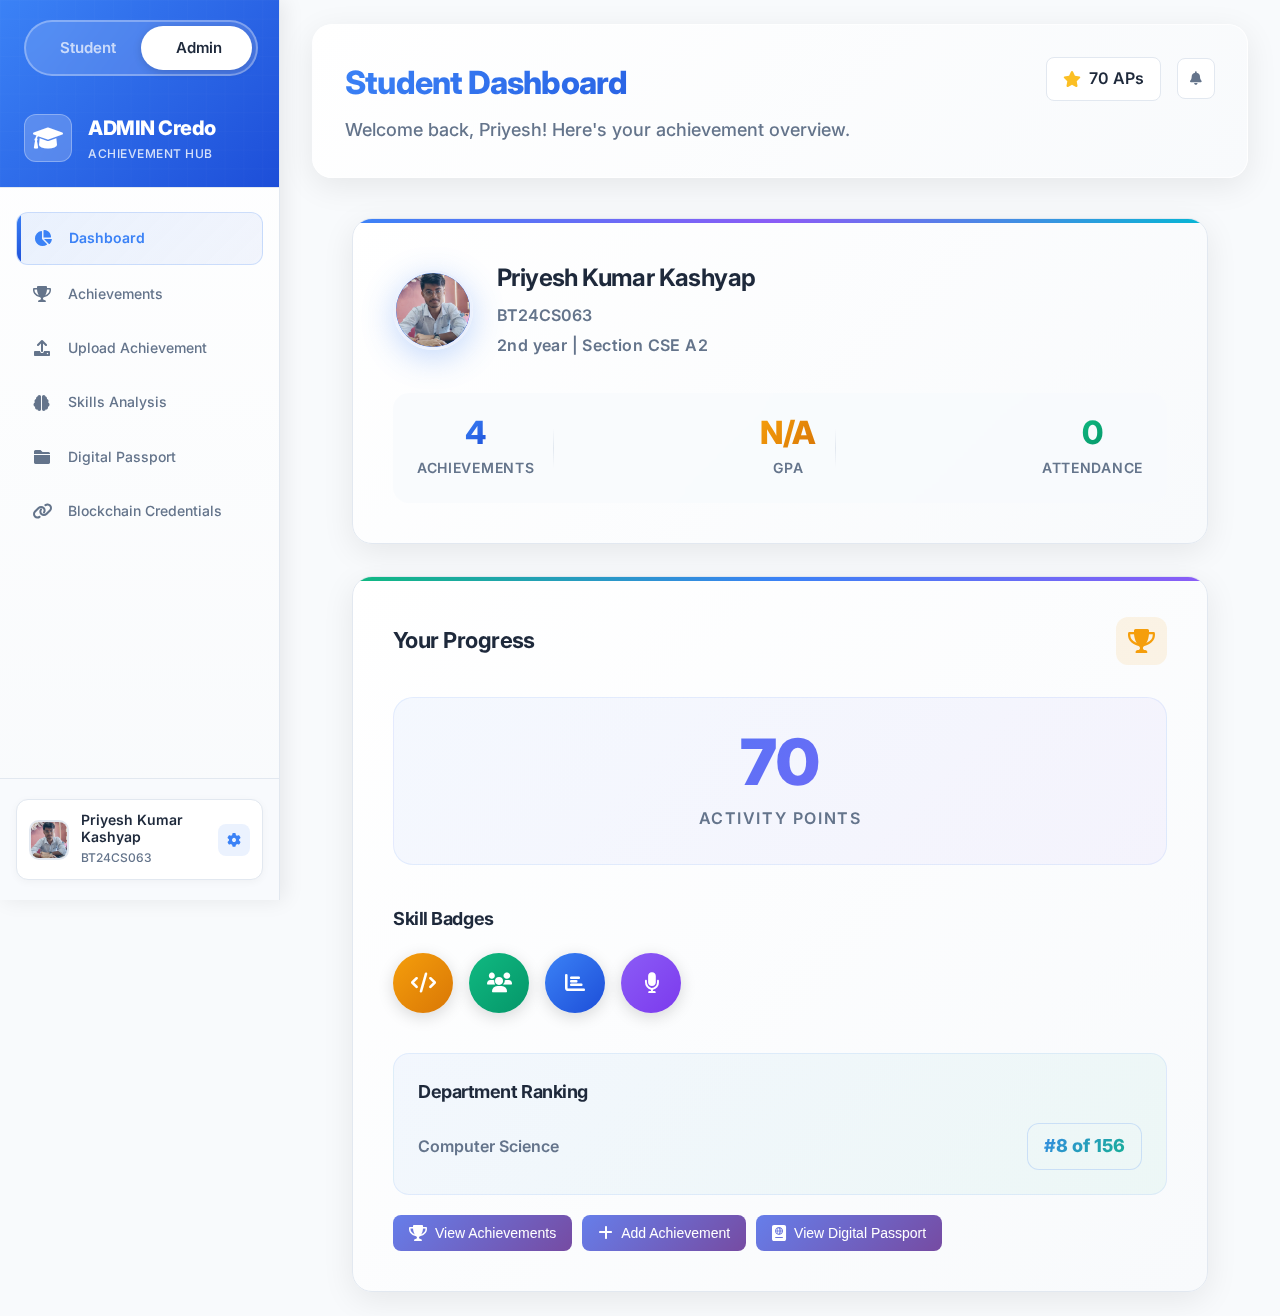
<file: dashboard-new.html>
<!DOCTYPE html>
<html lang="en">
  <head>
    <meta charset="UTF-8" />
    <meta name="viewport" content="width=device-width, initial-scale=1.0" />
    <title>Dashboard - STUDENT Credo</title>
    <link rel="stylesheet" href="dashboard-new.css" />
    <link
      href="https://cdnjs.cloudflare.com/ajax/libs/font-awesome/6.0.0/css/all.min.css"
      rel="stylesheet"
    />
    <link
      href="https://fonts.googleapis.com/css2?family=Inter:wght@300;400;500;600;700&display=swap"
      rel="stylesheet"
    />
  </head>
  <body>
    <div class="dashboard-container">
      <!-- Sidebar -->
      <aside class="sidebar">
        <div class="sidebar-header">
          <!-- Mode Toggle -->
          <div class="mode-toggle-container">
            <div class="mode-toggle">
              <input type="radio" id="studentMode" name="userMode" value="student" checked>
              <label for="studentMode" class="mode-option">Student</label>
              <input type="radio" id="adminMode" name="userMode" value="admin">
              <label for="adminMode" class="mode-option">Admin</label>
              <div class="mode-slider"></div>
            </div>
          </div>
          
          <div class="logo">
            <div class="logo-icon">
              <i class="fas fa-graduation-cap"></i>
            </div>
            <div class="logo-text">
              <span class="logo-title">STUDENT Credo</span>
              <span class="logo-subtitle">Achievement Hub</span>
            </div>
          </div>
        </div>

        <nav class="sidebar-nav">
          <a href="dashboard-new.html" class="nav-item active">
            <div class="nav-icon">
              <i class="fas fa-chart-pie"></i>
            </div>
            <span class="nav-text">Dashboard</span>
          </a>
          <a href="achievements.html" class="nav-item">
            <div class="nav-icon">
              <i class="fas fa-trophy"></i>
            </div>
            <span class="nav-text">Achievements</span>
          </a>
          <a href="upload-achievement.html" class="nav-item">
            <div class="nav-icon">
              <i class="fas fa-upload"></i>
            </div>
            <span class="nav-text">Upload Achievement</span>
          </a>
          <a href="skills-analysis.html" class="nav-item">
            <div class="nav-icon">
              <i class="fas fa-brain"></i>
            </div>
            <span class="nav-text">Skills Analysis</span>
          </a>
          <a href="digital-passport.html" class="nav-item">
            <div class="nav-icon">
              <i class="fas fa-folder"></i>
            </div>
            <span class="nav-text">Digital Passport</span>
          </a>
          <a href="blockchain-credentials.html" class="nav-item">
            <div class="nav-icon">
              <i class="fas fa-link"></i>
            </div>
            <span class="nav-text">Blockchain Credentials</span>
          </a>
        </nav>

        <div class="sidebar-footer">
          <div class="user-profile">
            <div class="user-avatar">
              <img src="profile-pic.jpg" alt="Profile" />
            </div>
            <div class="user-info">
              <h4>Priyesh Kumar Kashyap</h4>
              <p>BT24CS063</p>
            </div>
            <button class="settings-btn">
              <i class="fas fa-cog"></i>
            </button>
          </div>
        </div>
      </aside>

      <!-- Main Content -->
      <main class="main-content">
        <!-- Dashboard Header -->
        <header class="dashboard-header">
          <div class="header-left">
            <h1>Student Dashboard</h1>
            <p>Welcome back, Priyesh! Here's your achievement overview.</p>
          </div>
          <div class="header-right">
            <div class="header-stats">
              <i class="fas fa-star"></i>
              <span>0 APs</span>
            </div>
            <button class="notifications-btn">
              <i class="fas fa-bell"></i>
            </button>
          </div>
        </header>

        <!-- Dashboard Content -->
        <div class="dashboard-content">
          <!-- User Profile Card -->
          <div class="profile-card">
            <div class="profile-header">
              <div class="profile-avatar">
                <img src="profile-pic.jpg" alt="Priyesh Kumar Kashyap" />
              </div>
              <div class="profile-info">
                <h3>Priyesh Kumar Kashyap</h3>
                <p>BT24CS063</p>
                <p class="profile-details">2nd year | Section CSE A2</p>
              </div>
            </div>
            <div class="profile-stats">
              <div class="stat-item">
                <span class="stat-number blue">0</span>
                <span class="stat-label">Achievements</span>
              </div>
              <div class="stat-item">
                <span class="stat-number orange">N/A</span>
                <span class="stat-label">GPA</span>
              </div>
              <div class="stat-item">
                <span class="stat-number green">0</span>
                <span class="stat-label">Attendance</span>
              </div>
            </div>
          </div>

          <!-- Progress Card -->
          <div class="progress-card">
            <div class="progress-header">
              <h3>Your Progress</h3>
              <i class="fas fa-trophy progress-icon"></i>
            </div>
            <div class="activity-points">
              <span class="points-number">0</span>
              <span class="points-label">Activity Points</span>
            </div>

            <div class="skill-badges-section">
              <h4>Skill Badges</h4>
              <div class="skill-badges">
                <div class="skill-badge coding">
                  <i class="fas fa-code"></i>
                </div>
                <div class="skill-badge teamwork">
                  <i class="fas fa-users"></i>
                </div>
                <div class="skill-badge analytics">
                  <i class="fas fa-chart-bar"></i>
                </div>
                <div class="skill-badge communication">
                  <i class="fas fa-microphone"></i>
                </div>
              </div>
            </div>

            <div class="department-ranking">
              <h4>Department Ranking</h4>
              <div class="ranking-info">
                <span class="department">Computer Science</span>
                <span class="rank">#8 of 156</span>
              </div>
            </div>
          </div>
        </div>
      </main>
    </div>

    <script src="shared-utils.js"></script>
    <script src="dashboard-new.js"></script>
  </body>
</html>
</file>
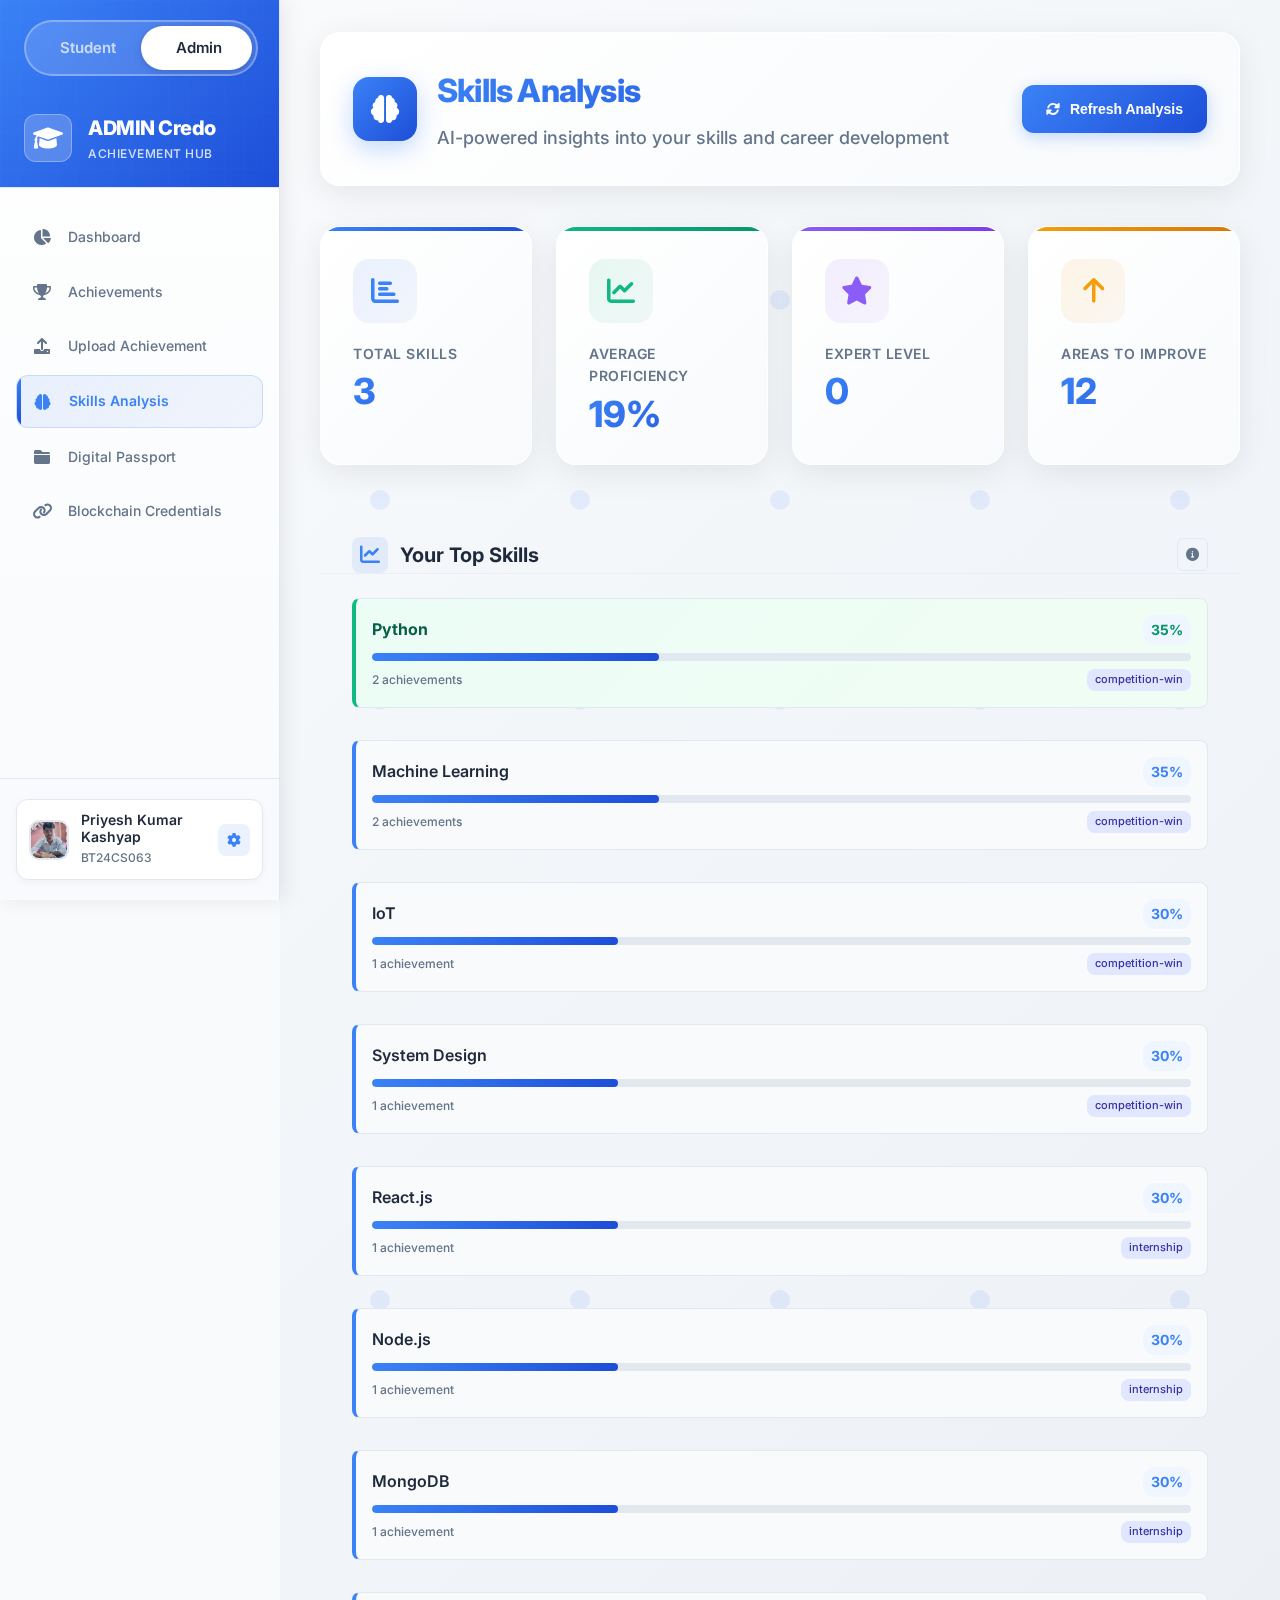
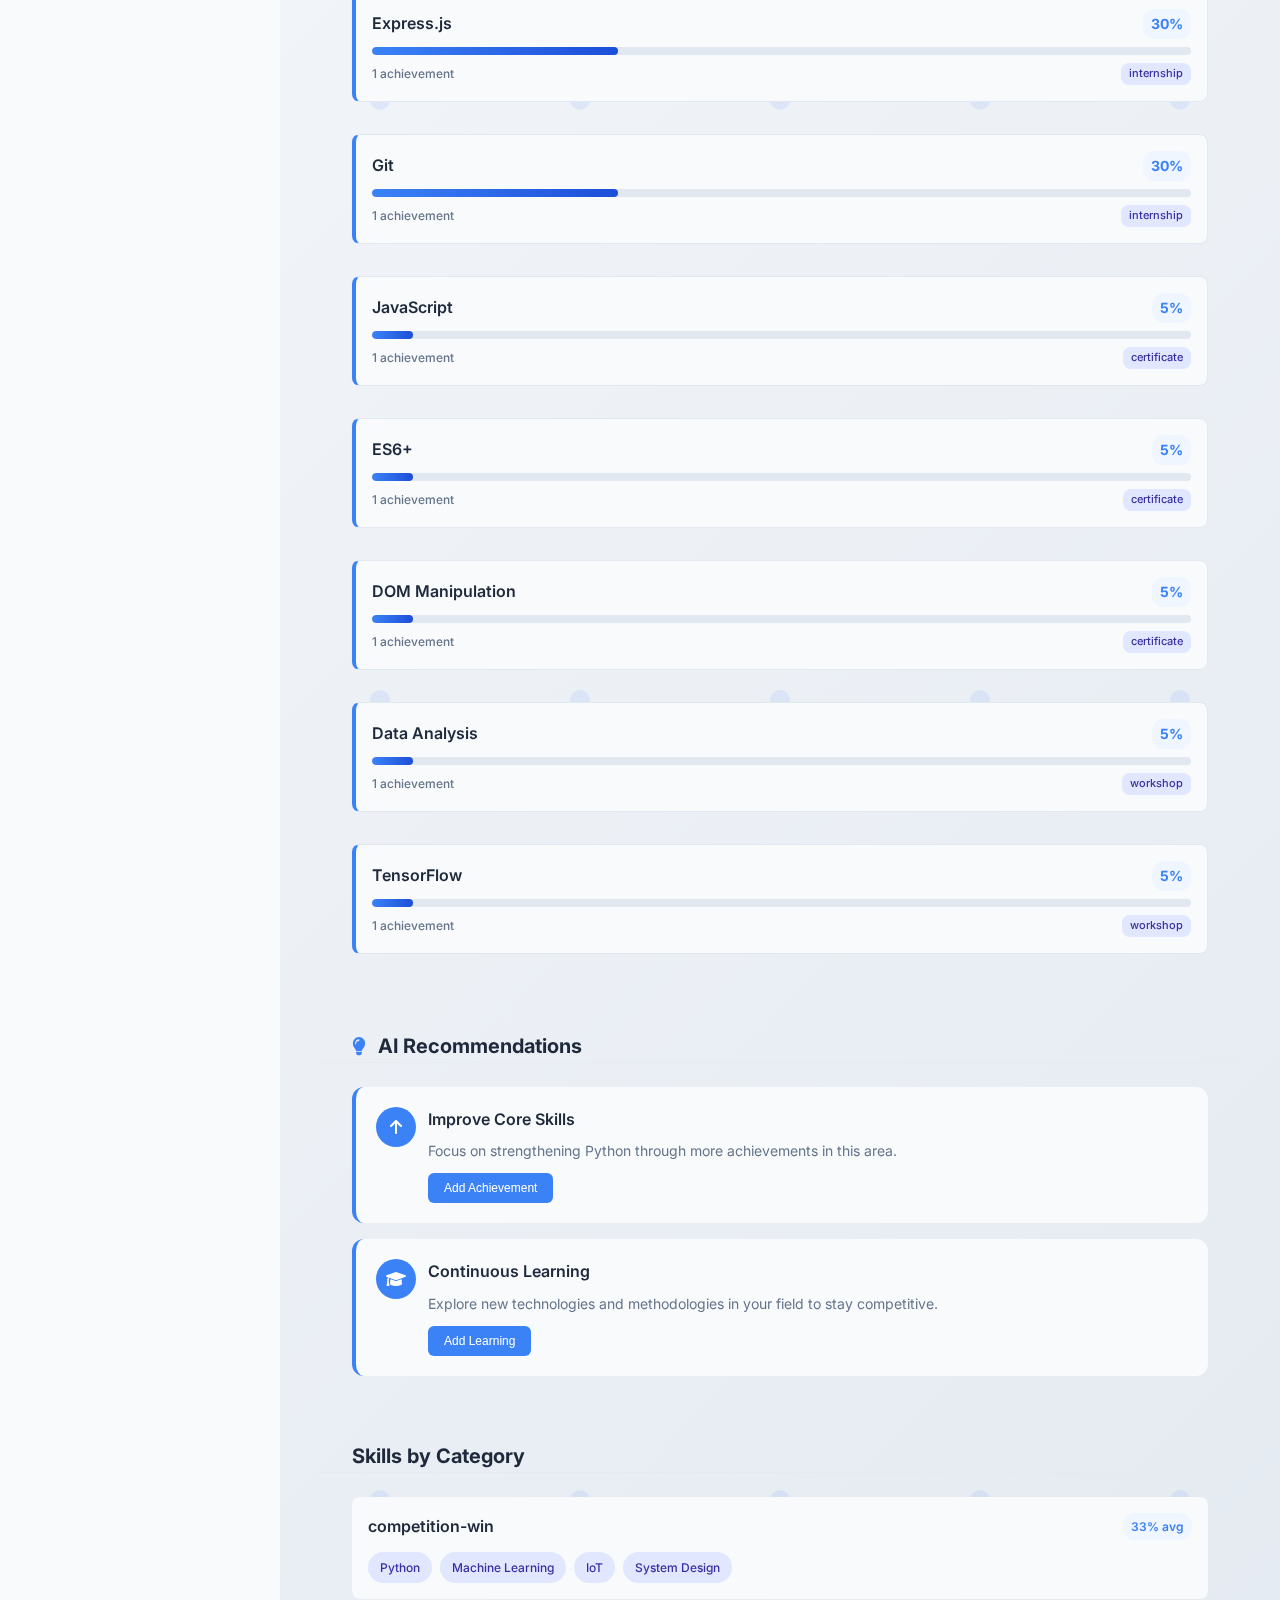
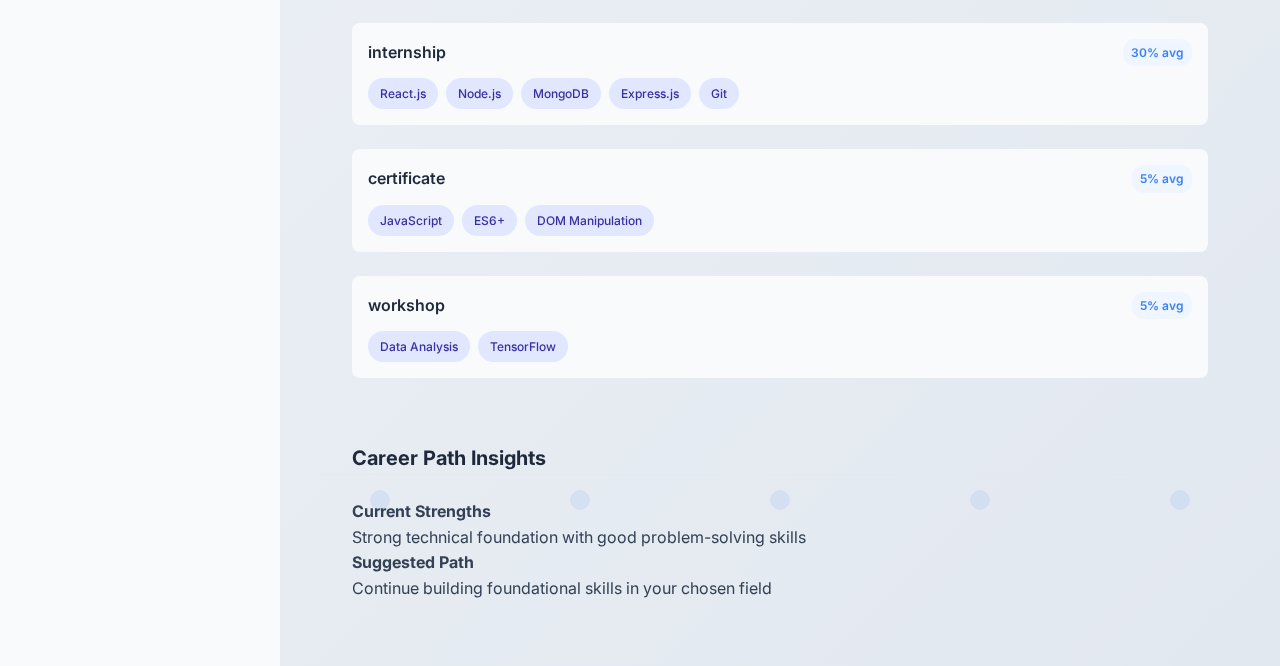
<file: skills-analysis.html>
<!DOCTYPE html>
<html lang="en">
<head>
    <meta charset="UTF-8">
    <meta name="viewport" content="width=device-width, initial-scale=1.0">
    <title>Skills Analysis - STUDENT Credo</title>
    <link rel="stylesheet" href="skills-analysis.css">
    <link href="https://cdnjs.cloudflare.com/ajax/libs/font-awesome/6.0.0/css/all.min.css" rel="stylesheet">
    <link href="https://fonts.googleapis.com/css2?family=Inter:wght@300;400;500;600;700;800&display=swap" rel="stylesheet">
</head>
<body>
    <div class="app-container">
        <!-- Sidebar -->
        <aside class="sidebar">
            <div class="sidebar-header">
                <!-- Mode Toggle -->
                <div class="mode-toggle-container">
                    <div class="mode-toggle">
                        <input type="radio" id="studentMode" name="userMode" value="student" checked>
                        <label for="studentMode" class="mode-option">Student</label>
                        <input type="radio" id="adminMode" name="userMode" value="admin">
                        <label for="adminMode" class="mode-option">Admin</label>
                        <div class="mode-slider"></div>
                    </div>
                </div>
                
                <div class="logo">
                    <div class="logo-icon">
                        <i class="fas fa-graduation-cap"></i>
                    </div>
                    <div class="logo-text">
                        <span class="logo-title">STUDENT Credo</span>
                        <span class="logo-subtitle">Achievement Hub</span>
                    </div>
                </div>
            </div>

            <nav class="sidebar-nav">
                <a href="index.html" class="nav-item">
                    <div class="nav-icon">
                        <i class="fas fa-chart-pie"></i>
                    </div>
                    <span class="nav-text">Dashboard</span>
                </a>
                <a href="achievements.html" class="nav-item">
                    <div class="nav-icon">
                        <i class="fas fa-trophy"></i>
                    </div>
                    <span class="nav-text">Achievements</span>
                </a>
                <a href="upload-achievement.html" class="nav-item">
                    <div class="nav-icon">
                        <i class="fas fa-upload"></i>
                    </div>
                    <span class="nav-text">Upload Achievement</span>
                </a>
                <a href="skills-analysis.html" class="nav-item active">
                    <div class="nav-icon">
                        <i class="fas fa-brain"></i>
                    </div>
                    <span class="nav-text">Skills Analysis</span>
                </a>
                <a href="digital-passport.html" class="nav-item">
                    <div class="nav-icon">
                        <i class="fas fa-folder"></i>
                    </div>
                    <span class="nav-text">Digital Passport</span>
                </a>
                <a href="blockchain-credentials.html" class="nav-item">
                    <div class="nav-icon">
                        <i class="fas fa-link"></i>
                    </div>
                    <span class="nav-text">Blockchain Credentials</span>
                </a>
            </nav>

            <div class="sidebar-footer">
                <div class="user-profile">
                    <div class="user-avatar">
                        <img src="profile-pic.jpg" alt="Profile">
                    </div>
                    <div class="user-info">
                        <h4>Priyesh Kumar Kashyap</h4>
                        <p>BT24CS063</p>
                    </div>
                    <button class="settings-btn">
                        <i class="fas fa-cog"></i>
                    </button>
                </div>
            </div>
        </aside>

        <!-- Main Content -->
        <main class="main-content">
            <!-- Header -->
            <header class="page-header">
                <div class="header-left">
                    <div class="header-icon">
                        <i class="fas fa-brain"></i>
                    </div>
                    <div class="header-text">
                        <h1>Skills Analysis</h1>
                        <p>AI-powered insights into your skills and career development</p>
                    </div>
                </div>
                <div class="header-right">
                    <button class="refresh-btn" id="refreshBtn">
                        <i class="fas fa-sync-alt"></i>
                        Refresh Analysis
                    </button>
                </div>
            </header>

            <!-- Stats Cards -->
            <section class="stats-section">
                <div class="stats-grid">
                    <div class="stat-card blue">
                        <div class="stat-icon">
                            <i class="fas fa-chart-bar"></i>
                        </div>
                        <div class="stat-content">
                            <div class="stat-label">Total Skills</div>
                            <div class="stat-value">0</div>
                        </div>
                    </div>
                    
                    <div class="stat-card green">
                        <div class="stat-icon">
                            <i class="fas fa-chart-line"></i>
                        </div>
                        <div class="stat-content">
                            <div class="stat-label">Average Proficiency</div>
                            <div class="stat-value">0%</div>
                        </div>
                    </div>
                    
                    <div class="stat-card purple">
                        <div class="stat-icon">
                            <i class="fas fa-star"></i>
                        </div>
                        <div class="stat-content">
                            <div class="stat-label">Expert Level</div>
                            <div class="stat-value">0</div>
                        </div>
                    </div>
                    
                    <div class="stat-card orange">
                        <div class="stat-icon">
                            <i class="fas fa-arrow-up"></i>
                        </div>
                        <div class="stat-content">
                            <div class="stat-label">Areas to Improve</div>
                            <div class="stat-value">0</div>
                        </div>
                    </div>
                </div>
            </section>

            <!-- Main Analysis Grid -->
            <section class="analysis-section">
                <div class="analysis-grid">
                    <!-- Your Top Skills -->
                    <div class="analysis-card top-skills-card">
                        <div class="card-header">
                            <div class="skills-header">
                                <i class="fas fa-chart-line skills-icon"></i>
                                <h3>Your Top Skills</h3>
                            </div>
                            <div class="card-actions">
                                <button class="info-btn" id="skillInfoBtn" title="How skill scores are calculated">
                                    <i class="fas fa-info-circle"></i>
                                </button>
                            </div>
                        </div>
                        <div class="card-content">
                            <div class="top-skills-list" id="skillsList">
                                <!-- Skills will be populated dynamically by JavaScript -->
                            </div>
                        </div>
                    </div>

                    <!-- AI Recommendations -->
                    <div class="analysis-card recommendations-card">
                        <div class="card-header">
                            <h3><i class="fas fa-lightbulb"></i> AI Recommendations</h3>
                        </div>
                        <div class="card-content">
                            <div class="empty-state">
                                <div class="empty-icon">
                                    <i class="fas fa-lightbulb"></i>
                                </div>
                                <h4>No recommendations yet.</h4>
                                <p>Upload achievements to get personalized suggestions!</p>
                            </div>
                        </div>
                    </div>

                    <!-- Skills by Category -->
                    <div class="analysis-card skills-category-card">
                        <div class="card-header">
                            <h3>Skills by Category</h3>
                        </div>
                        <div class="card-content">
                            <div class="empty-state">
                                <div class="empty-icon">
                                    <i class="fas fa-tags"></i>
                                </div>
                                <h4>No categorized skills yet.</h4>
                                <p>Start uploading achievements to see skill categories!</p>
                            </div>
                        </div>
                    </div>

                    <!-- Career Path Insights -->
                    <div class="analysis-card career-insights-card">
                        <div class="card-header">
                            <h3>Career Path Insights</h3>
                        </div>
                        <div class="card-content">
                            <div class="insights-section">
                                <div class="insight-item">
                                    <h4>Current Strengths</h4>
                                    <p>Strong technical foundation with good problem-solving skills</p>
                                </div>
                                <div class="insight-item">
                                    <h4>Suggested Path</h4>
                                    <p>Continue building foundational skills in your chosen field</p>
                                </div>
                            </div>
                        </div>
                    </div>
                </div>
            </section>
        </main>
    </div>

    <!-- Skill Scoring Info Modal -->
    <div class="modal-overlay" id="skillInfoModal" style="display: none;">
        <div class="modal-content">
            <div class="modal-header">
                <h3><i class="fas fa-calculator"></i> How Skill Scores Are Calculated</h3>
                <button class="close-btn" onclick="closeSkillInfoModal()">
                    <i class="fas fa-times"></i>
                </button>
            </div>
            <div class="modal-body">
                <div class="scoring-explanation">
                    <p class="intro-text">Your skill percentage is calculated based on different types of achievements. Each achievement type contributes a specific amount to your overall skill score:</p>
                    
                    <div class="scoring-rules">
                        <div class="rule-item">
                            <div class="rule-icon professional">
                                <i class="fas fa-certificate"></i>
                            </div>
                            <div class="rule-details">
                                <h4>Professional Certificates</h4>
                                <p><strong>+5% each</strong> (maximum 2 certificates = 10%)</p>
                                <span class="rule-description">Industry-recognized certifications in your skill area</span>
                            </div>
                        </div>
                        
                        <div class="rule-item">
                            <div class="rule-icon competition-win">
                                <i class="fas fa-trophy"></i>
                            </div>
                            <div class="rule-details">
                                <h4>Competition Win</h4>
                                <p><strong>+30%</strong> (only 1st place counts = 30%)</p>
                                <span class="rule-description">Winning competitions related to your skill</span>
                            </div>
                        </div>
                        
                        <div class="rule-item">
                            <div class="rule-icon workshop">
                                <i class="fas fa-chalkboard-teacher"></i>
                            </div>
                            <div class="rule-details">
                                <h4>Workshop Attendance</h4>
                                <p><strong>+5%</strong> (only 1 counts = 5%)</p>
                                <span class="rule-description">Attending relevant workshops or training sessions</span>
                            </div>
                        </div>
                        
                        <div class="rule-item">
                            <div class="rule-icon internship">
                                <i class="fas fa-briefcase"></i>
                            </div>
                            <div class="rule-details">
                                <h4>Internships</h4>
                                <p><strong>+30% each</strong> (maximum 2 internships = 60%)</p>
                                <span class="rule-description">Practical work experience in your skill area</span>
                            </div>
                        </div>
                        
                        <div class="rule-item">
                            <div class="rule-icon freelance">
                                <i class="fas fa-laptop-code"></i>
                            </div>
                            <div class="rule-details">
                                <h4>Freelance Project</h4>
                                <p><strong>+25%</strong> (only 1 counts = 25%)</p>
                                <span class="rule-description">Independent projects demonstrating your skills</span>
                            </div>
                        </div>
                        
                        <div class="rule-item">
                            <div class="rule-icon participation">
                                <i class="fas fa-users"></i>
                            </div>
                            <div class="rule-details">
                                <h4>Competition Participation</h4>
                                <p><strong>+1% each</strong> (maximum 5 participations = 5%)</p>
                                <span class="rule-description">Participating in competitions (even without winning)</span>
                            </div>
                        </div>
                    </div>
                    
                    <div class="scoring-summary">
                        <h4><i class="fas fa-chart-line"></i> Maximum Possible Score</h4>
                        <div class="max-score-breakdown">
                            <div class="score-line">
                                <span>Professional Certificates (2×5%)</span>
                                <span class="score-value">10%</span>
                            </div>
                            <div class="score-line">
                                <span>Competition Win (1×30%)</span>
                                <span class="score-value">30%</span>
                            </div>
                            <div class="score-line">
                                <span>Workshop Attendance (1×5%)</span>
                                <span class="score-value">5%</span>
                            </div>
                            <div class="score-line">
                                <span>Internships (2×30%)</span>
                                <span class="score-value">60%</span>
                            </div>
                            <div class="score-line">
                                <span>Freelance Project (1×25%)</span>
                                <span class="score-value">25%</span>
                            </div>
                            <div class="score-line">
                                <span>Competition Participation (5×1%)</span>
                                <span class="score-value">5%</span>
                            </div>
                            <div class="score-line total">
                                <span><strong>Maximum Total</strong></span>
                                <span class="score-value"><strong>135%</strong></span>
                            </div>
                        </div>
                    </div>
                    
                    <div class="scoring-note">
                        <p><i class="fas fa-info-circle"></i> <strong>Note:</strong> Scores above 100% indicate exceptional achievement in that skill area. The system accounts for over-achievement to recognize outstanding performance.</p>
                    </div>
                </div>
            </div>
        </div>
    </div>

    <script src="shared-utils.js"></script>
    <script src="skills-analysis.js"></script>
    <script>
        // Initialize mode toggle functionality
        document.addEventListener('DOMContentLoaded', function() {
            initializeModeToggle();
        });

        function initializeModeToggle() {
            const studentMode = document.getElementById('studentMode');
            const adminMode = document.getElementById('adminMode');
            const logoTitle = document.querySelector('.logo-title');
            
            // Check if mode is stored in localStorage
            const savedMode = localStorage.getItem('userMode') || 'student';
            
            if (savedMode === 'admin') {
                adminMode.checked = true;
                updateModeDisplay('admin');
            } else {
                studentMode.checked = true;
                updateModeDisplay('student');
            }
            
            // Add event listeners
            studentMode.addEventListener('change', function() {
                if (this.checked) {
                    updateModeDisplay('student');
                    localStorage.setItem('userMode', 'student');
                }
            });
            
            adminMode.addEventListener('change', function() {
                if (this.checked) {
                    localStorage.setItem('userMode', 'admin');
                    // Redirect to admin dashboard
                    window.location.href = 'admin-dashboard.html';
                }
            });
            
            function updateModeDisplay(mode) {
                if (mode === 'admin') {
                    logoTitle.textContent = 'ADMIN Credo';
                } else {
                    logoTitle.textContent = 'STUDENT Credo';
                }
            }
        }
    </script>
</body>
</html>
</file>
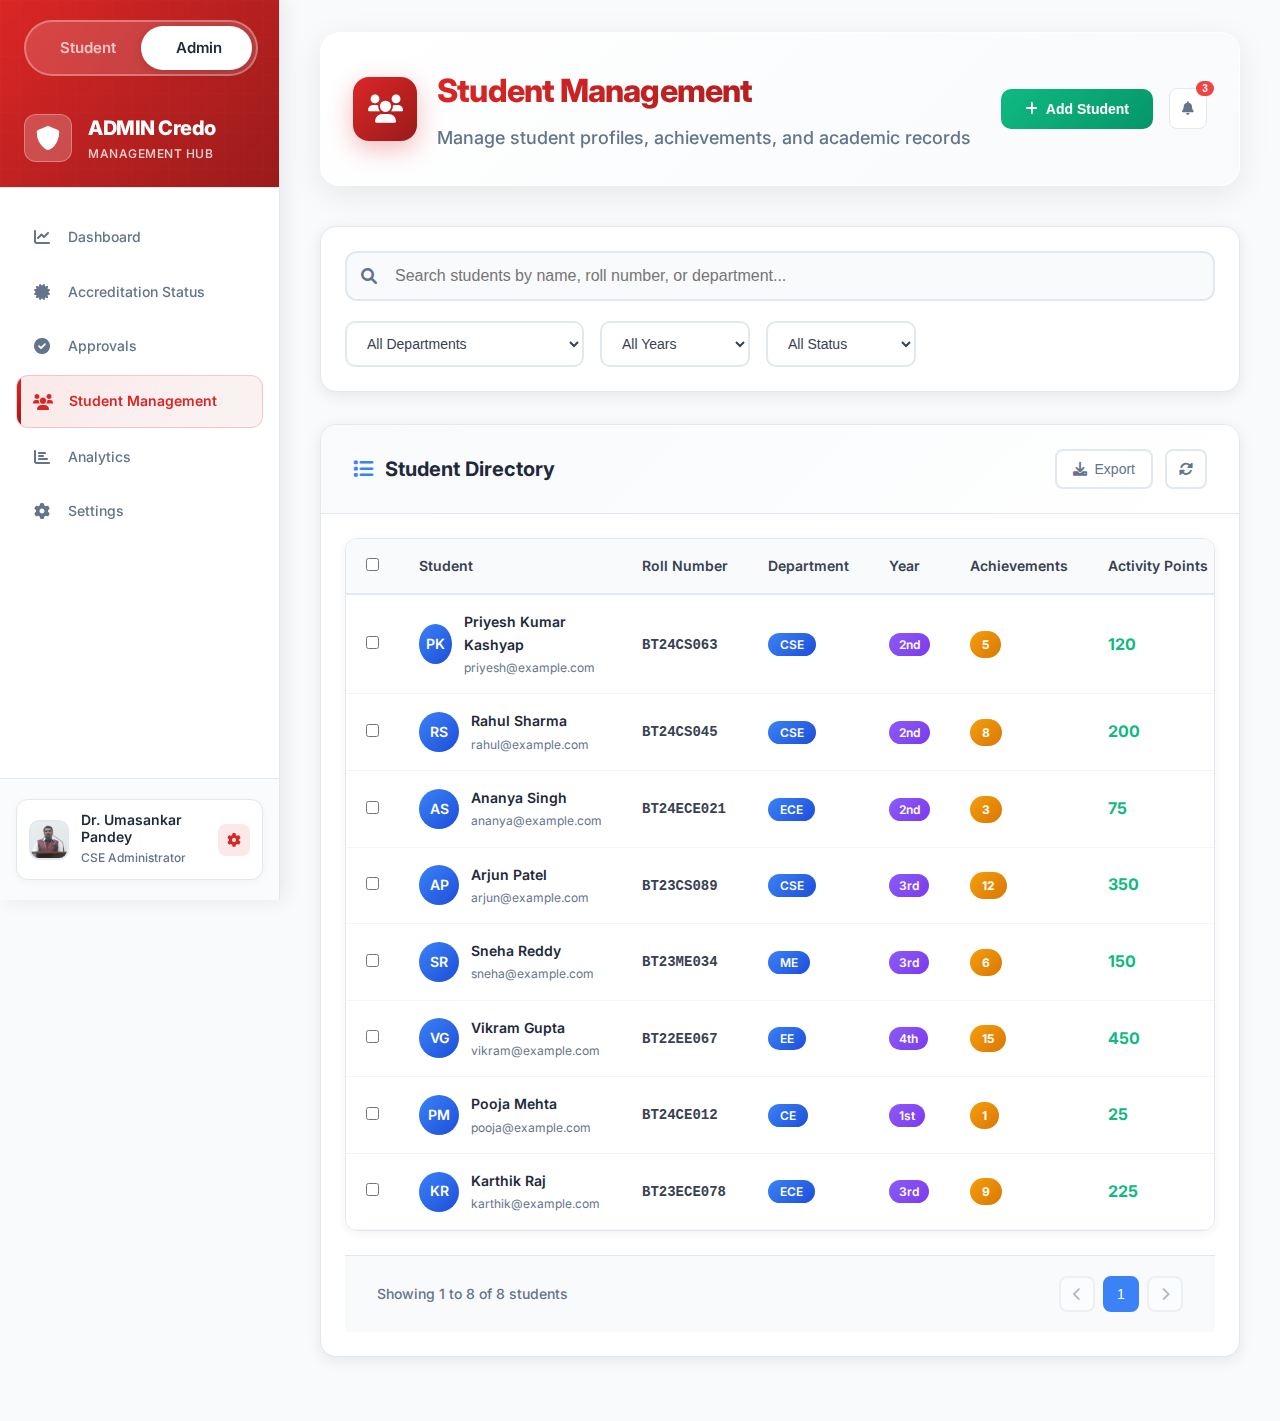
<file: student-management.html>
<!DOCTYPE html>
<html lang="en">
  <head>
    <meta charset="UTF-8" />
    <meta name="viewport" content="width=device-width, initial-scale=1.0" />
    <title>Student Management - ADMIN Credo</title>
    <link rel="stylesheet" href="admin-dashboard.css" />
    <link rel="stylesheet" href="student-management.css" />
    <link
      href="https://cdnjs.cloudflare.com/ajax/libs/font-awesome/6.0.0/css/all.min.css"
      rel="stylesheet"
    />
    <link
      href="https://fonts.googleapis.com/css2?family=Inter:wght@300;400;500;600;700&display=swap"
      rel="stylesheet"
    />
  </head>
  <body>
    <div class="dashboard-container">
      <!-- Admin Sidebar -->
      <aside class="sidebar">
        <div class="sidebar-header">
          <!-- Mode Toggle -->
          <div class="mode-toggle-container">
            <div class="mode-toggle">
              <input type="radio" id="studentMode" name="userMode" value="student">
              <label for="studentMode" class="mode-option">Student</label>
              <input type="radio" id="adminMode" name="userMode" value="admin" checked>
              <label for="adminMode" class="mode-option">Admin</label>
              <div class="mode-slider"></div>
            </div>
          </div>
          
          <div class="logo">
            <div class="logo-icon">
              <i class="fas fa-shield-alt"></i>
            </div>
            <div class="logo-text">
              <span class="logo-title">ADMIN Credo</span>
              <span class="logo-subtitle">Management Hub</span>
            </div>
          </div>
        </div>

        <nav class="sidebar-nav">
          <a href="admin-dashboard.html" class="nav-item">
            <div class="nav-icon">
              <i class="fas fa-chart-line"></i>
            </div>
            <span class="nav-text">Dashboard</span>
          </a>
          <a href="accreditation-status.html" class="nav-item">
            <div class="nav-icon">
              <i class="fas fa-certificate"></i>
            </div>
            <span class="nav-text">Accreditation Status</span>
          </a>
          <a href="admin-approvals.html" class="nav-item">
            <div class="nav-icon">
              <i class="fas fa-check-circle"></i>
            </div>
            <span class="nav-text">Approvals</span>
            <span class="nav-badge" id="approvalsBadge" style="display: none;"></span>
          </a>
          <a href="student-management.html" class="nav-item active">
            <div class="nav-icon">
              <i class="fas fa-users"></i>
            </div>
            <span class="nav-text">Student Management</span>
          </a>
          <a href="analytics.html" class="nav-item">
            <div class="nav-icon">
              <i class="fas fa-chart-bar"></i>
            </div>
            <span class="nav-text">Analytics</span>
          </a>
          <a href="#" class="nav-item">
            <div class="nav-icon">
              <i class="fas fa-cog"></i>
            </div>
            <span class="nav-text">Settings</span>
          </a>
        </nav>

        <div class="sidebar-footer">
          <div class="user-profile">
            <div class="user-avatar">
              <img src="admin-pic.jpeg" alt="Admin Profile" />
            </div>
            <div class="user-info">
              <h4>Dr. Umasankar Pandey</h4>
              <p>CSE Administrator</p>
            </div>
            <button class="settings-btn">
              <i class="fas fa-cog"></i>
            </button>
          </div>
        </div>
      </aside>

      <!-- Main Content -->
      <main class="main-content">
        <!-- Student Management Header -->
        <header class="page-header">
          <div class="header-left">
            <div class="header-icon">
              <i class="fas fa-users"></i>
            </div>
            <div class="header-text">
              <h1>Student Management</h1>
              <p>Manage student profiles, achievements, and academic records</p>
            </div>
          </div>
          <div class="header-right">
            <button class="add-student-btn">
              <i class="fas fa-plus"></i>
              Add Student
            </button>
            <button class="notifications-btn">
              <i class="fas fa-bell"></i>
              <span class="notification-count">3</span>
            </button>
          </div>
        </header>

        <!-- Search and Filter Section -->
        <section class="search-section">
          <div class="search-container">
            <div class="search-box">
              <i class="fas fa-search"></i>
              <input type="text" id="studentSearch" placeholder="Search students by name, roll number, or department...">
            </div>
            <div class="filter-controls">
              <select id="departmentFilter" class="filter-select">
                <option value="">All Departments</option>
                <option value="CSE">Computer Science</option>
                <option value="ECE">Electronics & Communication</option>
                <option value="ME">Mechanical Engineering</option>
                <option value="CE">Civil Engineering</option>
                <option value="EE">Electrical Engineering</option>
              </select>
              <select id="yearFilter" class="filter-select">
                <option value="">All Years</option>
                <option value="1">1st Year</option>
                <option value="2">2nd Year</option>
                <option value="3">3rd Year</option>
                <option value="4">4th Year</option>
              </select>
              <select id="statusFilter" class="filter-select">
                <option value="">All Status</option>
                <option value="active">Active</option>
                <option value="inactive">Inactive</option>
                <option value="graduated">Graduated</option>
              </select>
            </div>
          </div>
        </section>

        <!-- Students Table Section -->
        <section class="students-section">
          <div class="students-card">
            <div class="card-header">
              <h3>
                <i class="fas fa-list"></i>
                Student Directory
              </h3>
              <div class="header-actions">
                <button class="export-btn">
                  <i class="fas fa-download"></i>
                  Export
                </button>
                <button class="refresh-btn">
                  <i class="fas fa-sync-alt"></i>
                </button>
              </div>
            </div>
            <div class="card-content">
              <div class="table-container">
                <table class="students-table" id="studentsTable">
                  <thead>
                    <tr>
                      <th>
                        <input type="checkbox" id="selectAll">
                      </th>
                      <th>Student</th>
                      <th>Roll Number</th>
                      <th>Department</th>
                      <th>Year</th>
                      <th>Achievements</th>
                      <th>Activity Points</th>
                      <th>Status</th>
                      <th>Actions</th>
                    </tr>
                  </thead>
                  <tbody id="studentsTableBody">
                    <!-- Students will be populated by JavaScript -->
                  </tbody>
                </table>
              </div>
              <div class="pagination-container">
                <div class="pagination-info">
                  Showing <span id="showingStart">1</span> to <span id="showingEnd">10</span> of <span id="totalStudents">156</span> students
                </div>
                <div class="pagination-controls">
                  <button class="pagination-btn" id="prevPage" disabled>
                    <i class="fas fa-chevron-left"></i>
                  </button>
                  <div class="pagination-numbers" id="paginationNumbers">
                    <!-- Page numbers will be generated by JavaScript -->
                  </div>
                  <button class="pagination-btn" id="nextPage">
                    <i class="fas fa-chevron-right"></i>
                  </button>
                </div>
              </div>
            </div>
          </div>
        </section>
      </main>
    </div>

    <!-- Add Student Modal -->
    <div class="modal" id="addStudentModal">
      <div class="modal-content">
        <div class="modal-header">
          <h3>Add New Student</h3>
          <button class="modal-close" id="closeModal">
            <i class="fas fa-times"></i>
          </button>
        </div>
        <div class="modal-body">
          <form id="addStudentForm">
            <div class="form-row">
              <div class="form-group">
                <label for="studentName">Full Name</label>
                <input type="text" id="studentName" name="name" required>
              </div>
              <div class="form-group">
                <label for="rollNumber">Roll Number</label>
                <input type="text" id="rollNumber" name="rollNumber" required>
              </div>
            </div>
            <div class="form-row">
              <div class="form-group">
                <label for="department">Department</label>
                <select id="department" name="department" required>
                  <option value="">Select Department</option>
                  <option value="CSE">Computer Science</option>
                  <option value="ECE">Electronics & Communication</option>
                  <option value="ME">Mechanical Engineering</option>
                  <option value="CE">Civil Engineering</option>
                  <option value="EE">Electrical Engineering</option>
                </select>
              </div>
              <div class="form-group">
                <label for="year">Year</label>
                <select id="year" name="year" required>
                  <option value="">Select Year</option>
                  <option value="1">1st Year</option>
                  <option value="2">2nd Year</option>
                  <option value="3">3rd Year</option>
                  <option value="4">4th Year</option>
                </select>
              </div>
            </div>
            <div class="form-row">
              <div class="form-group">
                <label for="section">Section</label>
                <input type="text" id="section" name="section" placeholder="e.g., A1, B2">
              </div>
              <div class="form-group">
                <label for="email">Email</label>
                <input type="email" id="email" name="email" required>
              </div>
            </div>
            <div class="form-actions">
              <button type="button" class="btn-secondary" id="cancelBtn">Cancel</button>
              <button type="submit" class="btn-primary">Add Student</button>
            </div>
          </form>
        </div>
      </div>
    </div>

    <script src="shared-utils.js"></script>
    <script src="student-management.js"></script>
    <script>
        // Initialize mode toggle functionality
        document.addEventListener('DOMContentLoaded', function() {
            initializeModeToggle();
            updateApprovalsBadge();
            initializeNavigation();
        });

        function initializeModeToggle() {
            const studentMode = document.getElementById('studentMode');
            const adminMode = document.getElementById('adminMode');
            
            // Admin mode is checked by default
            adminMode.checked = true;
            localStorage.setItem('userMode', 'admin');
            
            // Add event listeners
            studentMode.addEventListener('change', function() {
                if (this.checked) {
                    localStorage.setItem('userMode', 'student');
                    window.location.href = 'index.html';
                }
            });
        }

        function updateApprovalsBadge() {
            // Get pending approvals count from shared data manager
            if (window.studentCredoData) {
                const approvalStats = window.studentCredoData.getApprovalStats();
                const badge = document.getElementById('approvalsBadge');
                if (badge) {
                    badge.textContent = approvalStats.pending;
                    // Hide badge if count is 0
                    badge.style.display = approvalStats.pending > 0 ? 'inline' : 'none';
                }
            }
        }

        function initializeNavigation() {
            const navItems = document.querySelectorAll('.nav-item');
            
            navItems.forEach(item => {
                item.addEventListener('click', function(e) {
                    // Only prevent default for placeholder links (no notifications)
                    const href = this.getAttribute('href');
                    if (href === '#' || !href) {
                        e.preventDefault();
                        
                        // Remove active class from all items
                        navItems.forEach(nav => nav.classList.remove('active'));
                        
                        // Add active class to clicked item
                        this.classList.add('active');
                    }
                    // For actual links (admin-dashboard.html, student-management.html, etc.), 
                    // allow normal navigation without any interference
                });
            });
        }

        function showNotification(message, type = 'info') {
            // Create notification element
            const notification = document.createElement('div');
            notification.className = `notification ${type}`;
            notification.style.cssText = `
                position: fixed;
                top: 20px;
                right: 20px;
                background: ${type === 'success' ? '#10b981' : type === 'error' ? '#ef4444' : '#3b82f6'};
                color: white;
                padding: 16px 20px;
                border-radius: 8px;
                box-shadow: 0 4px 12px rgba(0, 0, 0, 0.15);
                z-index: 10000;
                max-width: 300px;
                font-size: 14px;
                font-weight: 500;
                transform: translateX(100%);
                transition: transform 0.3s ease;
            `;
            
            notification.textContent = message;
            document.body.appendChild(notification);
            
            // Animate in
            setTimeout(() => {
                notification.style.transform = 'translateX(0)';
            }, 100);
            
            // Auto remove after 3 seconds
            setTimeout(() => {
                notification.style.transform = 'translateX(100%)';
                setTimeout(() => {
                    if (notification.parentNode) {
                        notification.parentNode.removeChild(notification);
                    }
                }, 300);
            }, 3000);
        }
    </script>
  </body>
</html>
</file>
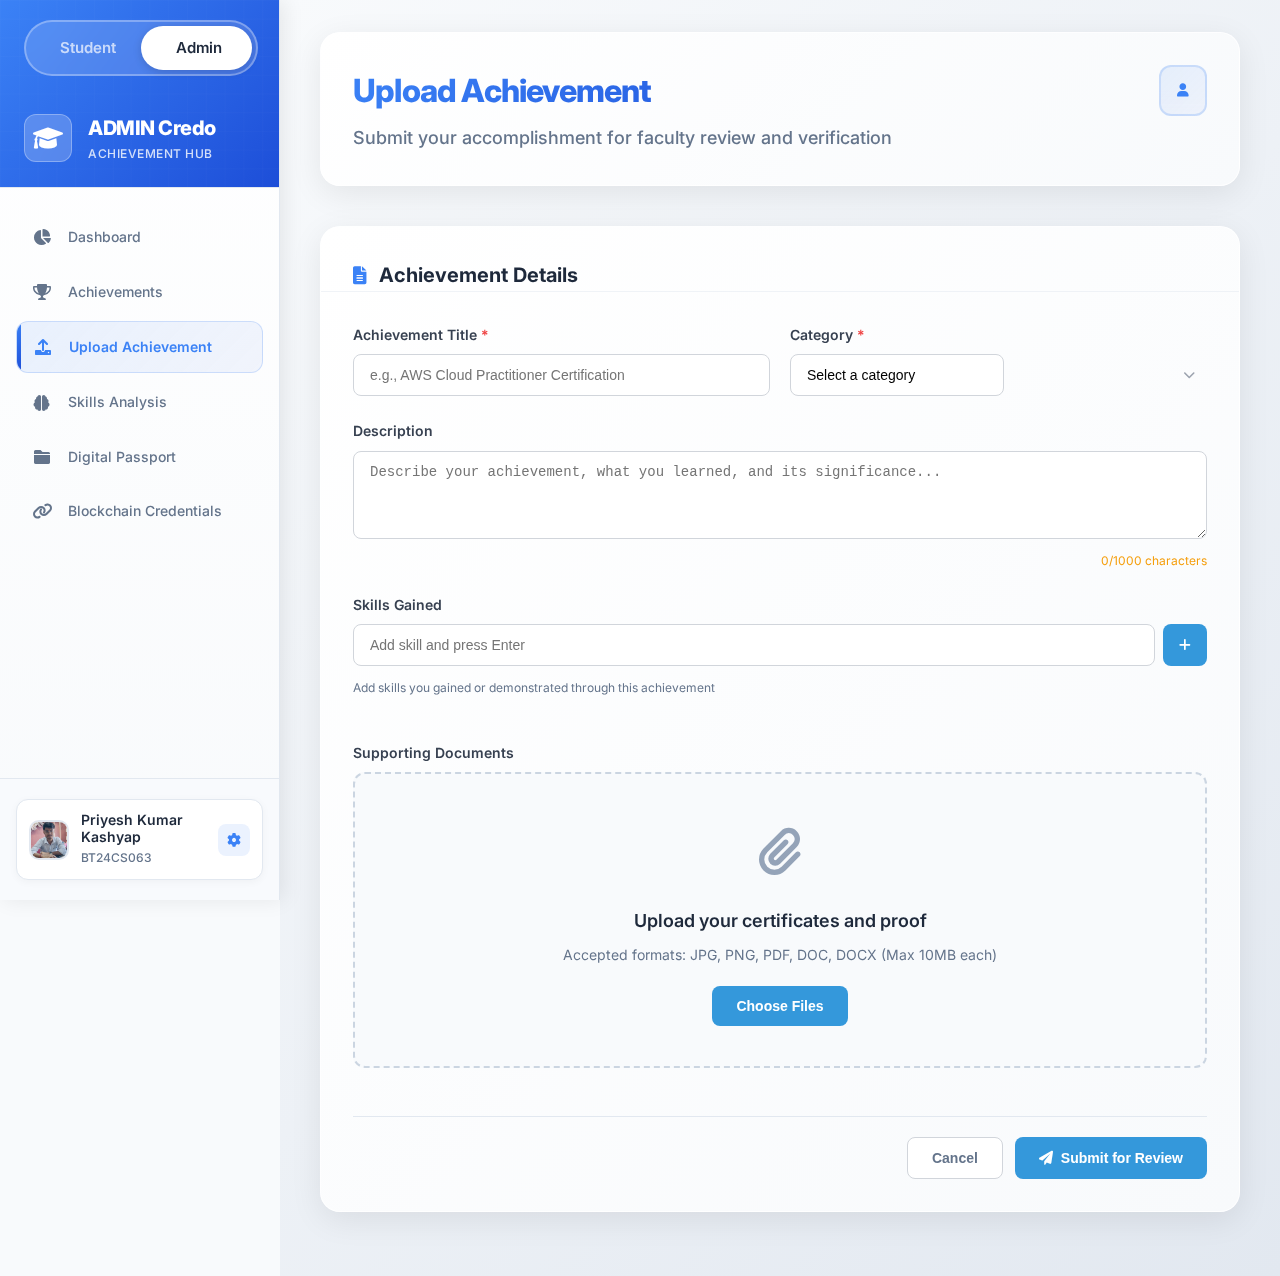
<file: upload-achievement.html>
<!DOCTYPE html>
<html lang="en">
<head>
    <meta charset="UTF-8">
    <meta name="viewport" content="width=device-width, initial-scale=1.0">
    <title>Upload Achievement - STUDENT Credo</title>
    <link rel="stylesheet" href="upload-achievement.css">
    <link href="https://cdnjs.cloudflare.com/ajax/libs/font-awesome/6.0.0/css/all.min.css" rel="stylesheet">
    <link href="https://fonts.googleapis.com/css2?family=Inter:wght@300;400;500;600;700&display=swap" rel="stylesheet">
</head>
<body>
    <div class="dashboard-container">
        <!-- Sidebar Navigation -->
        <aside class="sidebar">
            <div class="sidebar-header">
                <!-- Mode Toggle -->
                <div class="mode-toggle-container">
                    <div class="mode-toggle">
                        <input type="radio" id="studentMode" name="userMode" value="student" checked>
                        <label for="studentMode" class="mode-option">Student</label>
                        <input type="radio" id="adminMode" name="userMode" value="admin">
                        <label for="adminMode" class="mode-option">Admin</label>
                        <div class="mode-slider"></div>
                    </div>
                </div>
                
                <div class="logo">
                    <div class="logo-icon">
                        <i class="fas fa-graduation-cap"></i>
                    </div>
                    <div class="logo-text">
                        <span class="logo-title">STUDENT Credo</span>
                        <span class="logo-subtitle">Achievement Hub</span>
                    </div>
                </div>
            </div>

            <nav class="sidebar-nav">
                <a href="index.html" class="nav-item">
                    <div class="nav-icon">
                        <i class="fas fa-chart-pie"></i>
                    </div>
                    <span class="nav-text">Dashboard</span>
                </a>
                <a href="achievements.html" class="nav-item">
                    <div class="nav-icon">
                        <i class="fas fa-trophy"></i>
                    </div>
                    <span class="nav-text">Achievements</span>
                </a>
                <a href="upload-achievement.html" class="nav-item active">
                    <div class="nav-icon">
                        <i class="fas fa-upload"></i>
                    </div>
                    <span class="nav-text">Upload Achievement</span>
                </a>
                <a href="skills-analysis.html" class="nav-item">
                    <div class="nav-icon">
                        <i class="fas fa-brain"></i>
                    </div>
                    <span class="nav-text">Skills Analysis</span>
                </a>
                <a href="digital-passport.html" class="nav-item">
                    <div class="nav-icon">
                        <i class="fas fa-folder"></i>
                    </div>
                    <span class="nav-text">Digital Passport</span>
                </a>
                <a href="blockchain-credentials.html" class="nav-item">
                    <div class="nav-icon">
                        <i class="fas fa-link"></i>
                    </div>
                    <span class="nav-text">Blockchain Credentials</span>
                </a>
            </nav>

            <div class="sidebar-footer">
                <div class="user-profile">
                    <div class="user-avatar">
                        <img src="profile-pic.jpg" alt="Profile">
                    </div>
                    <div class="user-info">
                        <h4>Priyesh Kumar Kashyap</h4>
                        <p>BT24CS063</p>
                    </div>
                    <button class="settings-btn">
                        <i class="fas fa-cog"></i>
                    </button>
                </div>
            </div>
        </aside>

        <!-- Main Content -->
        <main class="main-content">
            <!-- Header -->
            <header class="dashboard-header">
                <div class="header-left">
                    <h1>Upload Achievement</h1>
                    <p>Submit your accomplishment for faculty review and verification</p>
                </div>
                <div class="header-right">
                    <button class="profile-btn">
                        <i class="fas fa-user"></i>
                    </button>
                </div>
            </header>

           
                

            <!-- Achievement Form -->
            <div class="content-card form-card">
                <div class="card-header">
                    <h3>
                        <i class="fas fa-file-alt"></i>
                        Achievement Details
                    </h3>
                </div>
                <div class="card-content">
                    <form id="achievementForm" class="achievement-form">
                        <div class="form-row">
                            <div class="form-group">
                                <label for="achievementTitle">Achievement Title <span class="required">*</span></label>
                                <input 
                                    type="text" 
                                    id="achievementTitle" 
                                    name="title"
                                    placeholder="e.g., AWS Cloud Practitioner Certification"
                                    required
                                >
                            </div>
                            <div class="form-group">
                                <label for="category">Category <span class="required">*</span></label>
                                <div class="select-wrapper">
                                    <select id="category" name="category" required>
                                        <option value="">Select a category</option>
                                        <option value="certificate">
                                            <i class="fas fa-certificate"></i>
                                            Certificate
                                        </option>
                                        <option value="competition-win">
                                            <i class="fas fa-trophy"></i>
                                            Competition Win
                                        </option>
                                        <option value="competition-participate">
                                            <i class="fas fa-users"></i>
                                            Competition Participation
                                        </option>
                                        <option value="workshop">
                                            <i class="fas fa-chalkboard-teacher"></i>
                                            Workshop
                                        </option>
                                        <option value="internship">
                                            <i class="fas fa-briefcase"></i>
                                            Internship
                                        </option>
                                        <option value="freelancing">
                                            <i class="fas fa-laptop-code"></i>
                                            Freelancing
                                        </option>
                                    </select>
                                    <i class="fas fa-chevron-down select-arrow"></i>
                                </div>
                            </div>
                        </div>

                        <div class="form-group">
                            <label for="description">Description</label>
                            <textarea 
                                id="description" 
                                name="description"
                                placeholder="Describe your achievement, what you learned, and its significance..."
                                rows="4"
                            ></textarea>
                        </div>

                        <div class="form-group">
                            <label for="skillsGained">Skills Gained</label>
                            <div class="skills-input-container">
                                <div class="skills-input-wrapper">
                                    <input 
                                        type="text" 
                                        id="skillsInput"
                                        placeholder="Add skill and press Enter"
                                    >
                                    <button type="button" class="add-skill-btn" id="addSkillBtn">
                                        <i class="fas fa-plus"></i>
                                    </button>
                                </div>
                                <p class="help-text">Add skills you gained or demonstrated through this achievement</p>
                                <div class="skills-tags" id="skillsTags">
                                    <!-- Skills will be added here dynamically -->
                                </div>
                            </div>
                        </div>

                        <div class="form-group">
                            <label>Supporting Documents</label>
                            <div class="upload-area" id="uploadArea">
                                <div class="upload-icon">
                                    <i class="fas fa-paperclip"></i>
                                </div>
                                <h4>Upload your certificates and proof</h4>
                                <p class="upload-text">Accepted formats: JPG, PNG, PDF, DOC, DOCX (Max 10MB each)</p>
                                <button type="button" class="choose-files-btn" id="chooseFilesBtn">
                                    Choose Files
                                </button>
                                <input type="file" id="fileInput" multiple accept=".jpg,.jpeg,.png,.pdf,.doc,.docx" style="display: none;">
                            </div>
                            <div class="uploaded-files" id="uploadedFiles">
                                <!-- Uploaded files will be shown here -->
                            </div>
                        </div>

                    

                        <div class="form-actions">
                            <button type="button" class="cancel-btn" onclick="window.history.back()">
                                Cancel
                            </button>
                            <button type="submit" class="submit-btn">
                                <i class="fas fa-paper-plane"></i>
                                Submit for Review
                            </button>
                        </div>
                    </form>
                </div>
            </div>
        </main>
    </div>

    <script src="shared-utils.js"></script>
    <script src="upload-achievement.js"></script>
    <script>
        // Initialize mode toggle functionality
        document.addEventListener('DOMContentLoaded', function() {
            initializeModeToggle();
        });

        function initializeModeToggle() {
            const studentMode = document.getElementById('studentMode');
            const adminMode = document.getElementById('adminMode');
            const logoTitle = document.querySelector('.logo-title');
            
            // Check if mode is stored in localStorage
            const savedMode = localStorage.getItem('userMode') || 'student';
            
            if (savedMode === 'admin') {
                adminMode.checked = true;
                updateModeDisplay('admin');
            } else {
                studentMode.checked = true;
                updateModeDisplay('student');
            }
            
            // Add event listeners
            studentMode.addEventListener('change', function() {
                if (this.checked) {
                    updateModeDisplay('student');
                    localStorage.setItem('userMode', 'student');
                }
            });
            
            adminMode.addEventListener('change', function() {
                if (this.checked) {
                    localStorage.setItem('userMode', 'admin');
                    // Redirect to admin dashboard
                    window.location.href = 'admin-dashboard.html';
                }
            });
            
            function updateModeDisplay(mode) {
                if (mode === 'admin') {
                    logoTitle.textContent = 'ADMIN Credo';
                } else {
                    logoTitle.textContent = 'STUDENT Credo';
                }
            }
        }
    </script>
</body>
</html>
</file>
<file: dashboard-new.css>
* {
    margin: 0;
    padding: 0;
    box-sizing: border-box;
}

body {
    font-family: 'Inter', -apple-system, BlinkMacSystemFont, 'Segoe UI', sans-serif;
    background: #f8fafc;
    color: #334155;
    line-height: 1.6;
}

.dashboard-container {
    display: flex;
    min-height: 100vh;
}

/* Sidebar */
.sidebar {
    width: 280px;
    background: linear-gradient(180deg, #ffffff 0%, #f8fafc 100%);
    border-right: 1px solid #e2e8f0;
    display: flex;
    flex-direction: column;
    height: 100vh;
    position: fixed;
    left: 0;
    top: 0;
    z-index: 1000;
    box-shadow: 4px 0 20px rgba(0, 0, 0, 0.08);
}

/* Mode Toggle Styles */
.sidebar-header {
    padding: 0;
    border-bottom: 1px solid #e2e8f0;
    background: linear-gradient(135deg, #3b82f6 0%, #1d4ed8 100%);
    position: relative;
    overflow: hidden;
}

.mode-toggle-container {
    padding: 20px 24px 16px;
    position: relative;
    z-index: 2;
}

.mode-toggle {
    display: flex;
    align-items: center;
    justify-content: center;
    position: relative;
    background: rgba(255, 255, 255, 0.15);
    border-radius: 50px;
    padding: 4px;
    backdrop-filter: blur(10px);
    border: 2px solid rgba(255, 255, 255, 0.3);
    width: fit-content;
    margin: 0 auto;
}

.mode-toggle input[type="radio"] {
    display: none;
}

.mode-option {
    padding: 10px 30px;
    font-size: 15px;
    font-weight: 600;
    color: rgba(255, 255, 255, 0.7);
    cursor: pointer;
    transition: all 0.3s ease;
    z-index: 2;
    position: relative;
    border-radius: 50px;
    user-select: none;
}

.mode-toggle input[type="radio"]:checked + .mode-option {
    color: #1e293b;
}

.mode-slider {
    position: absolute;
    height: calc(100% - 8px);
    width: calc(50% - 4px);
    background: white;
    border-radius: 50px;
    left: 4px;
    top: 4px;
    transition: all 0.3s cubic-bezier(0.68, -0.55, 0.265, 1.55);
    box-shadow: 0 2px 8px rgba(0, 0, 0, 0.15);
}

.mode-toggle input#adminMode:checked ~ .mode-slider {
    left: calc(50% + 0px);
}

.logo {
    padding: 20px 24px 24px;
    display: flex;
    align-items: center;
    gap: 16px;
    position: relative;
    z-index: 1;
}

.sidebar-header::before {
    content: '';
    position: absolute;
    top: 0;
    left: 0;
    right: 0;
    bottom: 0;
    background: url('data:image/svg+xml,<svg xmlns="http://www.w3.org/2000/svg" viewBox="0 0 100 100"><defs><pattern id="grid" width="10" height="10" patternUnits="userSpaceOnUse"><path d="M 10 0 L 0 0 0 10" fill="none" stroke="rgba(255,255,255,0.1)" stroke-width="0.5"/></pattern></defs><rect width="100" height="100" fill="url(%23grid)"/></svg>');
    opacity: 0.3;
}

.logo-icon {
    width: 48px;
    height: 48px;
    background: rgba(255, 255, 255, 0.2);
    border-radius: 12px;
    display: flex;
    align-items: center;
    justify-content: center;
    backdrop-filter: blur(10px);
    border: 1px solid rgba(255, 255, 255, 0.3);
}

.logo-icon i {
    font-size: 24px;
    color: white;
}

.logo-text {
    display: flex;
    flex-direction: column;
}

.logo-title {
    font-size: 20px;
    font-weight: 800;
    color: white;
    letter-spacing: -0.025em;
}

.logo-subtitle {
    font-size: 12px;
    color: rgba(255, 255, 255, 0.8);
    font-weight: 500;
    text-transform: uppercase;
    letter-spacing: 0.5px;
}

/* Navigation */
.sidebar-nav {
    flex: 1;
    padding: 24px 16px;
    display: flex;
    flex-direction: column;
    gap: 4px;
}

.nav-item {
    display: flex;
    align-items: center;
    gap: 16px;
    padding: 14px 16px;
    border-radius: 12px;
    text-decoration: none;
    color: #64748b;
    font-weight: 500;
    font-size: 14px;
    transition: all 0.2s ease;
    position: relative;
    overflow: hidden;
}

.nav-item::before {
    content: '';
    position: absolute;
    left: 0;
    top: 0;
    bottom: 0;
    width: 0;
    background: linear-gradient(135deg, #3b82f6, #1d4ed8);
    transition: width 0.3s ease;
}

.nav-item:hover {
    background: rgba(59, 130, 246, 0.05);
    color: #3b82f6;
    transform: translateX(4px);
}

.nav-item:hover::before {
    width: 4px;
}

.nav-item.active {
    background: linear-gradient(135deg, rgba(59, 130, 246, 0.1), rgba(29, 78, 216, 0.05));
    color: #3b82f6;
    font-weight: 600;
    border: 1px solid rgba(59, 130, 246, 0.2);
}

.nav-item.active::before {
    width: 4px;
}

.nav-icon {
    width: 20px;
    height: 20px;
    display: flex;
    align-items: center;
    justify-content: center;
    position: relative;
}

.nav-icon i {
    font-size: 16px;
    transition: all 0.2s ease;
}

.nav-item.active .nav-icon i {
    color: #3b82f6;
}

.nav-text {
    flex: 1;
    position: relative;
}

.nav-badge {
    background: linear-gradient(135deg, #ef4444, #dc2626);
    color: white;
    font-size: 11px;
    font-weight: 700;
    padding: 4px 8px;
    border-radius: 12px;
    min-width: 20px;
    text-align: center;
    box-shadow: 0 2px 8px rgba(239, 68, 68, 0.3);
}

/* Sidebar Footer */
.sidebar-footer {
    padding: 20px 16px;
    border-top: 1px solid #e2e8f0;
    background: rgba(248, 250, 252, 0.8);
}

.user-profile {
    display: flex;
    align-items: center;
    gap: 12px;
    padding: 12px;
    background: white;
    border-radius: 12px;
    border: 1px solid #e2e8f0;
    box-shadow: 0 2px 8px rgba(0, 0, 0, 0.04);
}

.user-avatar {
    width: 40px;
    height: 40px;
    border-radius: 10px;
    overflow: hidden;
    border: 2px solid #e2e8f0;
}

.user-avatar img {
    width: 100%;
    height: 100%;
    object-fit: cover;
}

.user-info {
    flex: 1;
}

.user-info h4 {
    font-size: 14px;
    font-weight: 600;
    color: #1e293b;
    margin-bottom: 2px;
    line-height: 1.2;
}

.user-info p {
    font-size: 12px;
    color: #64748b;
    font-weight: 500;
}

.settings-btn {
    width: 32px;
    height: 32px;
    border: none;
    background: rgba(59, 130, 246, 0.1);
    border-radius: 8px;
    color: #3b82f6;
    cursor: pointer;
    display: flex;
    align-items: center;
    justify-content: center;
    transition: all 0.2s ease;
}

.settings-btn:hover {
    background: rgba(59, 130, 246, 0.2);
    transform: rotate(90deg);
}

.settings-btn i {
    font-size: 14px;
}

/* Main Content */
.main-content {
    flex: 1;
    margin-left: 280px;
    padding: 24px 32px;
    background: #f8fafc;
}

.dashboard-header {
    display: flex;
    justify-content: space-between;
    align-items: flex-start;
    margin-bottom: 40px;
    background: linear-gradient(135deg, #ffffff 0%, #f8fafc 100%);
    padding: 32px;
    border-radius: 20px;
    box-shadow: 0 8px 32px rgba(0, 0, 0, 0.08);
    border: 1px solid rgba(255, 255, 255, 0.8);
    backdrop-filter: blur(10px);
}

.header-left h1 {
    font-size: 32px;
    font-weight: 800;
    background: linear-gradient(135deg, #3b82f6, #1d4ed8);
    -webkit-background-clip: text;
    -webkit-text-fill-color: transparent;
    background-clip: text;
    margin-bottom: 8px;
    letter-spacing: -0.025em;
}

.header-left p {
    font-size: 18px;
    color: #64748b;
    font-weight: 500;
}

.header-right {
    display: flex;
    align-items: center;
    gap: 16px;
}

.header-stats {
    display: flex;
    align-items: center;
    gap: 8px;
    background: white;
    padding: 8px 16px;
    border-radius: 8px;
    border: 1px solid #e2e8f0;
}

.header-stats i {
    color: #fbbf24;
    font-size: 16px;
}

.header-stats span {
    font-weight: 600;
    color: #1e293b;
}

.notifications-btn {
    background: white;
    border: 1px solid #e2e8f0;
    border-radius: 8px;
    padding: 12px;
    cursor: pointer;
    color: #64748b;
    transition: all 0.2s ease;
}

.notifications-btn:hover {
    border-color: #3498db;
    color: #3498db;
}

/* Stats Section */
.stats-section {
    margin-bottom: 32px;
}

.stats-grid {
    display: grid;
    grid-template-columns: repeat(4, 1fr);
    gap: 24px;
}

.stat-card {
    background: white;
    border-radius: 12px;
    padding: 24px;
    border: 1px solid #e2e8f0;
    display: flex;
    align-items: center;
    gap: 16px;
    transition: all 0.2s ease;
}

.stat-card:hover {
    transform: translateY(-2px);
    box-shadow: 0 8px 25px rgba(0, 0, 0, 0.1);
}

.stat-icon {
    width: 48px;
    height: 48px;
    border-radius: 12px;
    display: flex;
    align-items: center;
    justify-content: center;
    font-size: 20px;
    color: white;
}

.stat-card.blue .stat-icon {
    background: linear-gradient(135deg, #3498db, #2980b9);
}

.stat-card.green .stat-icon {
    background: linear-gradient(135deg, #27ae60, #2ecc71);
}

.stat-card.orange .stat-icon {
    background: linear-gradient(135deg, #f39c12, #e67e22);
}

.stat-card.purple .stat-icon {
    background: linear-gradient(135deg, #9b59b6, #8e44ad);
}

.stat-content h3 {
    font-size: 14px;
    font-weight: 600;
    color: #64748b;
    margin-bottom: 4px;
}

.stat-content p {
    font-size: 12px;
    color: #94a3b8;
    margin-bottom: 8px;
}

.stat-number {
    font-size: 24px;
    font-weight: 700;
    color: #1e293b;
}

/* Dashboard Content */
.dashboard-content {
    display: flex;
    flex-direction: column;
    gap: 32px;
    padding: 0 40px;
}

/* Profile Card */
.profile-card {
    background: linear-gradient(135deg, #ffffff 0%, #f8fafc 100%);
    border-radius: 20px;
    padding: 40px;
    box-shadow: 0 8px 32px rgba(0, 0, 0, 0.08);
    border: 1px solid #e2e8f0;
    width: 100%;
    position: relative;
    overflow: hidden;
}

.profile-card::before {
    content: '';
    position: absolute;
    top: 0;
    left: 0;
    right: 0;
    height: 4px;
    background: linear-gradient(90deg, #3b82f6, #8b5cf6, #06b6d4);
}

.profile-header {
    display: flex;
    align-items: center;
    gap: 24px;
    margin-bottom: 32px;
}

.profile-avatar {
    width: 80px;
    height: 80px;
    background: linear-gradient(135deg, #3b82f6, #1d4ed8);
    border-radius: 50%;
    display: flex;
    align-items: center;
    justify-content: center;
    color: white;
    font-size: 32px;
    box-shadow: 0 8px 32px rgba(59, 130, 246, 0.3);
    position: relative;
    overflow: hidden;
    border: 3px solid rgba(255, 255, 255, 0.9);
}

.profile-avatar img {
    width: 100%;
    height: 100%;
    object-fit: cover;
    border-radius: 50%;
}

.profile-avatar::after {
    content: '';
    position: absolute;
    inset: -2px;
    background: linear-gradient(135deg, #3b82f6, #1d4ed8, #3b82f6);
    border-radius: 50%;
    z-index: -1;
    animation: rotate 3s linear infinite;
}

.profile-info h3 {
    font-size: 24px;
    font-weight: 700;
    color: #1e293b;
    margin-bottom: 6px;
    letter-spacing: -0.025em;
}

.name-badge-container {
    display: flex;
    align-items: center;
    gap: 16px;
    margin-bottom: 6px;
}

.diamond-badge {
    display: flex;
    flex-direction: column;
    align-items: center;
    background: linear-gradient(135deg, #fbbf24, #f59e0b);
    border-radius: 12px;
    padding: 8px 12px;
    box-shadow: 0 4px 12px rgba(251, 191, 36, 0.3);
    position: relative;
    min-width: 60px;
}

.diamond-badge::before {
    content: '';
    position: absolute;
    inset: -1px;
    border-radius: 12px;
    background: linear-gradient(135deg, #fbbf24, #f59e0b, #d97706);
    z-index: -1;
    opacity: 0.7;
    transform: scale(1.1);
    transition: all 0.3s ease;
}

.diamond-badge i {
    color: white;
    font-size: 16px;
    margin-bottom: 2px;
    text-shadow: 0 1px 2px rgba(0, 0, 0, 0.2);
}

.badge-text {
    color: white;
    font-size: 10px;
    font-weight: 700;
    text-transform: uppercase;
    letter-spacing: 0.5px;
    text-shadow: 0 1px 2px rgba(0, 0, 0, 0.2);
}

.profile-info p {
    font-size: 16px;
    color: #64748b;
    font-weight: 600;
    margin-bottom: 2px;
}

.profile-details {
    font-size: 14px;
    color: #94a3b8;
    margin-top: 4px;
    font-weight: 500;
    letter-spacing: 0.025em;
}

.profile-stats {
    display: flex;
    justify-content: space-between;
    align-items: center;
    background: rgba(248, 250, 252, 0.8);
    border-radius: 16px;
    padding: 24px;
    backdrop-filter: blur(10px);
}

.stat-item {
    display: flex;
    flex-direction: column;
    align-items: center;
    text-align: center;
    position: relative;
}

.stat-item:not(:last-child)::after {
    content: '';
    position: absolute;
    right: -20px;
    top: 50%;
    transform: translateY(-50%);
    width: 1px;
    height: 40px;
    background: linear-gradient(to bottom, transparent, #e2e8f0, transparent);
}

.stat-number {
    font-size: 32px;
    font-weight: 800;
    margin-bottom: 8px;
    line-height: 1;
}

.stat-number.blue {
    background: linear-gradient(135deg, #3b82f6, #1d4ed8);
    -webkit-background-clip: text;
    -webkit-text-fill-color: transparent;
    background-clip: text;
}

.stat-number.orange {
    background: linear-gradient(135deg, #f59e0b, #d97706);
    -webkit-background-clip: text;
    -webkit-text-fill-color: transparent;
    background-clip: text;
}

.stat-number.green {
    background: linear-gradient(135deg, #10b981, #059669);
    -webkit-background-clip: text;
    -webkit-text-fill-color: transparent;
    background-clip: text;
}

.stat-label {
    font-size: 14px;
    color: #64748b;
    font-weight: 600;
    text-transform: uppercase;
    letter-spacing: 0.05em;
}

/* Progress Card */
.progress-card {
    background: linear-gradient(135deg, #ffffff 0%, #f8fafc 100%);
    border-radius: 20px;
    padding: 40px;
    box-shadow: 0 8px 32px rgba(0, 0, 0, 0.08);
    border: 1px solid #e2e8f0;
    position: relative;
    overflow: hidden;
}

.progress-card::before {
    content: '';
    position: absolute;
    top: 0;
    left: 0;
    right: 0;
    height: 4px;
    background: linear-gradient(90deg, #10b981, #3b82f6, #8b5cf6);
}

.progress-header {
    display: flex;
    justify-content: space-between;
    align-items: center;
    margin-bottom: 32px;
}

.progress-header h3 {
    font-size: 22px;
    font-weight: 700;
    color: #1e293b;
    letter-spacing: -0.025em;
}

.progress-icon {
    color: #f59e0b;
    font-size: 24px;
    padding: 12px;
    background: rgba(245, 158, 11, 0.1);
    border-radius: 12px;
}

.activity-points {
    text-align: center;
    margin-bottom: 40px;
    padding: 32px;
    background: linear-gradient(135deg, rgba(59, 130, 246, 0.05), rgba(139, 92, 246, 0.05));
    border-radius: 20px;
    border: 1px solid rgba(59, 130, 246, 0.1);
}

.points-number {
    display: block;
    font-size: 64px;
    font-weight: 900;
    background: linear-gradient(135deg, #3b82f6, #8b5cf6);
    -webkit-background-clip: text;
    -webkit-text-fill-color: transparent;
    background-clip: text;
    margin-bottom: 12px;
    line-height: 1;
}

.points-label {
    font-size: 16px;
    color: #64748b;
    font-weight: 600;
    text-transform: uppercase;
    letter-spacing: 0.1em;
}

/* Skill Badges Section */
.skill-badges-section {
    margin-bottom: 40px;
}

.skill-badges-section h4 {
    font-size: 18px;
    font-weight: 700;
    color: #1e293b;
    margin-bottom: 20px;
    letter-spacing: -0.025em;
}

.skill-badges {
    display: flex;
    gap: 16px;
    justify-content: flex-start;
}

.skill-badge {
    width: 60px;
    height: 60px;
    border-radius: 50%;
    display: flex;
    align-items: center;
    justify-content: center;
    color: white;
    font-size: 20px;
    transition: all 0.3s ease;
    position: relative;
    box-shadow: 0 4px 16px rgba(0, 0, 0, 0.15);
}

.skill-badge::before {
    content: '';
    position: absolute;
    inset: -2px;
    border-radius: 50%;
    background: inherit;
    z-index: -1;
    opacity: 0.3;
    transform: scale(1.1);
    transition: all 0.3s ease;
}

.skill-badge:hover {
    transform: translateY(-4px) scale(1.05);
    box-shadow: 0 8px 32px rgba(0, 0, 0, 0.2);
}

.skill-badge:hover::before {
    transform: scale(1.2);
    opacity: 0.5;
}

.skill-badge.coding {
    background: linear-gradient(135deg, #f59e0b, #d97706);
}

.skill-badge.teamwork {
    background: linear-gradient(135deg, #10b981, #059669);
}

.skill-badge.analytics {
    background: linear-gradient(135deg, #3b82f6, #1d4ed8);
}

.skill-badge.communication {
    background: linear-gradient(135deg, #8b5cf6, #7c3aed);
}

/* Department Ranking */
.department-ranking {
    background: linear-gradient(135deg, rgba(59, 130, 246, 0.05), rgba(16, 185, 129, 0.05));
    border-radius: 16px;
    padding: 24px;
    border: 1px solid rgba(59, 130, 246, 0.1);
}

.department-ranking h4 {
    font-size: 18px;
    font-weight: 700;
    color: #1e293b;
    margin-bottom: 16px;
    letter-spacing: -0.025em;
}

.ranking-info {
    display: flex;
    justify-content: space-between;
    align-items: center;
}

.department {
    font-size: 16px;
    color: #64748b;
    font-weight: 600;
}

.rank {
    font-size: 18px;
    font-weight: 800;
    background: linear-gradient(135deg, #3b82f6, #10b981);
    -webkit-background-clip: text;
    -webkit-text-fill-color: transparent;
    background-clip: text;
    padding: 8px 16px;
    background-color: rgba(59, 130, 246, 0.1);
    border-radius: 12px;
    border: 1px solid rgba(59, 130, 246, 0.2);
}

/* Enhanced Responsive Design */
@media (max-width: 768px) {
    .dashboard-content {
        padding: 0 20px;
        gap: 24px;
    }
    
    .profile-card,
    .progress-card {
        padding: 24px;
        border-radius: 16px;
    }
    
    .profile-avatar {
        width: 64px;
        height: 64px;
        font-size: 24px;
    }
    
    .profile-info h3 {
        font-size: 20px;
    }
    
    .stat-number {
        font-size: 24px;
    }
    
    .points-number {
        font-size: 48px;
    }
    
    .skill-badges {
        justify-content: center;
    }
    
    .skill-badge {
        width: 48px;
        height: 48px;
        font-size: 18px;
    }
}

@media (max-width: 480px) {
    .profile-stats {
        flex-direction: column;
        gap: 20px;
        padding: 20px;
    }
    
    .stat-item {
        flex-direction: row;
        gap: 12px;
    }
    
    .stat-item:not(:last-child)::after {
        display: none;
    }
    
    .activity-points {
        padding: 24px;
    }
    
    .points-number {
        font-size: 40px;
    }
}
</file>
<file: admin-dashboard.css>
/* Global Styles */
* {
    margin: 0;
    padding: 0;
    box-sizing: border-box;
}

body {
    font-family: 'Inter', -apple-system, BlinkMacSystemFont, 'Segoe UI', Roboto, sans-serif;
    background: #f8fafc;
    color: #1e293b;
    line-height: 1.6;
    min-height: 100vh;
    font-size: 14px;
}

/* Admin Sidebar */
.sidebar {
    width: 280px;
    background: #ffffff;
    border-right: 1px solid #e2e8f0;
    display: flex;
    flex-direction: column;
    height: 100vh;
    position: fixed;
    left: 0;
    top: 0;
    z-index: 1000;
    box-shadow: 4px 0 20px rgba(0, 0, 0, 0.08);
}

/* Mode Toggle Styles */
.sidebar-header {
    padding: 0;
    border-bottom: 1px solid #e2e8f0;
    background: linear-gradient(135deg, #dc2626 0%, #991b1b 100%);
    position: relative;
    overflow: hidden;
}

.mode-toggle-container {
    padding: 20px 24px 16px;
    position: relative;
    z-index: 2;
}

.mode-toggle {
    display: flex;
    align-items: center;
    justify-content: center;
    position: relative;
    background: rgba(255, 255, 255, 0.15);
    border-radius: 50px;
    padding: 4px;
    backdrop-filter: blur(10px);
    border: 2px solid rgba(255, 255, 255, 0.3);
    width: fit-content;
    margin: 0 auto;
}

.mode-toggle input[type="radio"] {
    display: none;
}

.mode-option {
    padding: 10px 30px;
    font-size: 15px;
    font-weight: 600;
    color: rgba(255, 255, 255, 0.7);
    cursor: pointer;
    transition: all 0.3s ease;
    z-index: 2;
    position: relative;
    border-radius: 50px;
    user-select: none;
}

.mode-toggle input[type="radio"]:checked + .mode-option {
    color: #1e293b;
}

.mode-slider {
    position: absolute;
    height: calc(100% - 8px);
    width: calc(50% - 4px);
    background: white;
    border-radius: 50px;
    left: 4px;
    top: 4px;
    transition: all 0.3s cubic-bezier(0.68, -0.55, 0.265, 1.55);
    box-shadow: 0 2px 8px rgba(0, 0, 0, 0.15);
}

.mode-toggle input#adminMode:checked ~ .mode-slider {
    left: calc(50% + 0px);
}

.sidebar-header::before {
    content: '';
    position: absolute;
    top: 0;
    left: 0;
    right: 0;
    bottom: 0;
    background: url('data:image/svg+xml,<svg xmlns="http://www.w3.org/2000/svg" viewBox="0 0 100 100"><defs><pattern id="grid" width="10" height="10" patternUnits="userSpaceOnUse"><path d="M 10 0 L 0 0 0 10" fill="none" stroke="rgba(255,255,255,0.1)" stroke-width="0.5"/></pattern></defs><rect width="100" height="100" fill="url(%23grid)"/></svg>');
    opacity: 0.3;
}

.logo {
    padding: 20px 24px 24px;
    display: flex;
    align-items: center;
    gap: 16px;
    position: relative;
    z-index: 1;
}

.logo-icon {
    width: 48px;
    height: 48px;
    background: rgba(255, 255, 255, 0.2);
    border-radius: 12px;
    display: flex;
    align-items: center;
    justify-content: center;
    backdrop-filter: blur(10px);
    border: 1px solid rgba(255, 255, 255, 0.3);
}

.logo-icon i {
    font-size: 24px;
    color: white;
}

.logo-text {
    display: flex;
    flex-direction: column;
}

.logo-title {
    font-size: 20px;
    font-weight: 800;
    color: white;
    letter-spacing: -0.025em;
}

.logo-subtitle {
    font-size: 12px;
    color: rgba(255, 255, 255, 0.8);
    font-weight: 500;
    text-transform: uppercase;
    letter-spacing: 0.5px;
}

/* Navigation */
.sidebar-nav {
    flex: 1;
    padding: 24px 16px;
    display: flex;
    flex-direction: column;
    gap: 4px;
}

.nav-item {
    display: flex;
    align-items: center;
    gap: 16px;
    padding: 14px 16px;
    border-radius: 12px;
    text-decoration: none;
    color: #64748b;
    font-weight: 500;
    font-size: 14px;
    transition: all 0.3s cubic-bezier(0.4, 0, 0.2, 1);
    position: relative;
    overflow: hidden;
}

.nav-item::before {
    content: '';
    position: absolute;
    left: 0;
    top: 0;
    bottom: 0;
    width: 0;
    background: linear-gradient(135deg, #dc2626, #991b1b);
    transition: width 0.3s cubic-bezier(0.4, 0, 0.2, 1);
}

.nav-item:hover {
    background: rgba(220, 38, 38, 0.05);
    color: #dc2626;
    transform: translateX(4px);
}

.nav-item:hover::before {
    width: 4px;
}

.nav-item.active {
    background: linear-gradient(135deg, rgba(220, 38, 38, 0.1), rgba(153, 27, 27, 0.05));
    color: #dc2626;
    font-weight: 600;
    border: 1px solid rgba(220, 38, 38, 0.2);
}

.nav-item.active::before {
    width: 4px;
}

.nav-icon {
    width: 20px;
    height: 20px;
    display: flex;
    align-items: center;
    justify-content: center;
    position: relative;
}

.nav-icon i {
    font-size: 16px;
    transition: all 0.3s cubic-bezier(0.4, 0, 0.2, 1);
}

.nav-item.active .nav-icon i {
    color: #dc2626;
}

.nav-text {
    flex: 1;
    position: relative;
    transition: all 0.3s cubic-bezier(0.4, 0, 0.2, 1);
}

.nav-badge {
    background: linear-gradient(135deg, #ef4444, #dc2626);
    color: white;
    font-size: 11px;
    font-weight: 700;
    padding: 4px 8px;
    border-radius: 12px;
    min-width: 20px;
    text-align: center;
    box-shadow: 0 2px 8px rgba(239, 68, 68, 0.3);
    transition: all 0.3s cubic-bezier(0.4, 0, 0.2, 1);
    transform: scale(1);
}

/* Sidebar Footer */
.sidebar-footer {
    padding: 20px 16px;
    border-top: 1px solid #e2e8f0;
    background: rgba(248, 250, 252, 0.8);
}

.user-profile {
    display: flex;
    align-items: center;
    gap: 12px;
    padding: 12px;
    background: white;
    border-radius: 12px;
    border: 1px solid #e2e8f0;
    box-shadow: 0 2px 8px rgba(0, 0, 0, 0.04);
}

.user-avatar {
    width: 40px;
    height: 40px;
    border-radius: 10px;
    overflow: hidden;
    border: 2px solid #e2e8f0;
}

.user-avatar img {
    width: 100%;
    height: 100%;
    object-fit: cover;
}

.user-info {
    flex: 1;
}

.user-info h4 {
    font-size: 14px;
    font-weight: 600;
    color: #1e293b;
    margin-bottom: 2px;
    line-height: 1.2;
}

.user-info p {
    font-size: 12px;
    color: #64748b;
    font-weight: 500;
}

.settings-btn {
    width: 32px;
    height: 32px;
    border: none;
    background: rgba(220, 38, 38, 0.1);
    border-radius: 8px;
    color: #dc2626;
    cursor: pointer;
    display: flex;
    align-items: center;
    justify-content: center;
    transition: all 0.2s ease;
}

.settings-btn:hover {
    background: rgba(220, 38, 38, 0.2);
    transform: rotate(90deg);
}

.settings-btn i {
    font-size: 14px;
}

/* Main Content */
.main-content {
    flex: 1;
    margin-left: 280px;
    padding: 32px 40px;
    background: #f8fafc;
    min-height: 100vh;
}

/* Professional Header */
.header {
    background: #ffffff;
    border-radius: 12px;
    padding: 24px 32px;
    margin-bottom: 32px;
    box-shadow: 0 1px 3px rgba(0, 0, 0, 0.1);
    border: 1px solid #e2e8f0;
}

.header h1 {
    font-size: 28px;
    font-weight: 700;
    color: #1e293b;
    margin-bottom: 8px;
}

.header p {
    color: #64748b;
    font-size: 16px;
    margin: 0;
}

/* Page Header */
.page-header {
    display: flex;
    justify-content: space-between;
    align-items: center;
    margin-bottom: 40px;
    background: linear-gradient(135deg, #ffffff 0%, #f8fafc 100%);
    padding: 32px;
    border-radius: 20px;
    box-shadow: 0 8px 32px rgba(0, 0, 0, 0.08);
    border: 1px solid rgba(255, 255, 255, 0.8);
    backdrop-filter: blur(10px);
}

.header-left {
    display: flex;
    align-items: center;
    gap: 20px;
}

.header-icon {
    width: 64px;
    height: 64px;
    background: linear-gradient(135deg, #dc2626, #991b1b);
    border-radius: 16px;
    display: flex;
    align-items: center;
    justify-content: center;
    color: white;
    font-size: 28px;
    box-shadow: 0 8px 24px rgba(220, 38, 38, 0.3);
}

.header-text h1 {
    font-size: 32px;
    font-weight: 800;
    background: linear-gradient(135deg, #dc2626, #991b1b);
    -webkit-background-clip: text;
    -webkit-text-fill-color: transparent;
    background-clip: text;
    margin-bottom: 8px;
    letter-spacing: -0.025em;
}

.header-text p {
    font-size: 18px;
    color: #64748b;
    font-weight: 500;
}

.header-right {
    display: flex;
    align-items: center;
    gap: 16px;
}

.header-stats {
    display: flex;
    align-items: center;
    gap: 8px;
    background: white;
    padding: 8px 16px;
    border-radius: 8px;
    border: 1px solid #e2e8f0;
}

.header-stats i {
    color: #dc2626;
    font-size: 16px;
}

.header-stats span {
    font-weight: 600;
    color: #1e293b;
}

.notifications-btn {
    background: white;
    border: 1px solid #e2e8f0;
    border-radius: 8px;
    padding: 12px;
    cursor: pointer;
    color: #64748b;
    transition: all 0.2s ease;
    position: relative;
}

.notifications-btn:hover {
    border-color: #dc2626;
    color: #dc2626;
}

.notification-count {
    position: absolute;
    top: -8px;
    right: -8px;
    background: #ef4444;
    color: white;
    font-size: 10px;
    font-weight: 700;
    padding: 2px 6px;
    border-radius: 10px;
    min-width: 18px;
    text-align: center;
}

/* Stats Section */
.stats-section {
    margin-bottom: 32px;
}

.stats-grid {
    display: grid;
    grid-template-columns: repeat(4, 1fr);
    gap: 24px;
}

.stat-card {
    background: white;
    border-radius: 12px;
    padding: 28px;
    border: 1px solid #e2e8f0;
    display: flex;
    align-items: flex-start;
    gap: 20px;
    transition: all 0.3s ease;
    box-shadow: 0 2px 8px rgba(0, 0, 0, 0.06);
    position: relative;
    overflow: hidden;
}

.stat-card:hover {
    transform: translateY(-2px);
    box-shadow: 0 8px 24px rgba(0, 0, 0, 0.12);
    border-color: #cbd5e1;
}

.stat-card::before {
    content: '';
    position: absolute;
    top: 0;
    left: 0;
    right: 0;
    height: 3px;
    background: linear-gradient(90deg, #dc2626, #ef4444);
    opacity: 0;
    transition: opacity 0.3s ease;
}

.stat-card:hover::before {
    opacity: 1;
}

.stat-icon {
    width: 48px;
    height: 48px;
    border-radius: 12px;
    display: flex;
    align-items: center;
    justify-content: center;
    font-size: 20px;
    color: white;
    flex-shrink: 0;
}

.stat-card.blue .stat-icon {
    background: linear-gradient(135deg, #3498db, #2980b9);
}

.stat-card.green .stat-icon {
    background: linear-gradient(135deg, #27ae60, #2ecc71);
}

.stat-card.orange .stat-icon {
    background: linear-gradient(135deg, #f39c12, #e67e22);
}

.stat-card.purple .stat-icon {
    background: linear-gradient(135deg, #9b59b6, #8e44ad);
}

.stat-content {
    flex: 1;
}

.stat-content h3 {
    font-size: 14px;
    font-weight: 600;
    color: #64748b;
    margin-bottom: 8px;
    text-transform: uppercase;
    letter-spacing: 0.5px;
}

.stat-number {
    font-size: 28px;
    font-weight: 800;
    color: #1e293b;
    margin-bottom: 4px;
    line-height: 1;
}

.stat-description {
    font-size: 12px;
    color: #94a3b8;
    margin: 0;
}

/* Dashboard Content */
.dashboard-content {
    display: grid;
    grid-template-columns: 1fr 1fr;
    gap: 32px;
}

.admin-card {
    background: white;
    border-radius: 16px;
    border: 1px solid #e2e8f0;
    box-shadow: 0 4px 16px rgba(0, 0, 0, 0.04);
    overflow: hidden;
}

.card-header {
    padding: 24px 24px 0;
    display: flex;
    justify-content: space-between;
    align-items: center;
}

.card-header h3 {
    font-size: 18px;
    font-weight: 700;
    color: #1e293b;
    display: flex;
    align-items: center;
    gap: 8px;
}

.card-header h3 i {
    color: #dc2626;
}

.view-all-btn {
    background: none;
    border: none;
    color: #dc2626;
    font-size: 14px;
    font-weight: 600;
    cursor: pointer;
    transition: all 0.2s ease;
}

.view-all-btn:hover {
    color: #991b1b;
}

.card-content {
    padding: 24px;
}

/* Quick Actions */
.quick-actions-grid {
    display: grid;
    grid-template-columns: 1fr 1fr;
    gap: 16px;
}

.quick-action-btn {
    display: flex;
    flex-direction: column;
    align-items: center;
    gap: 8px;
    padding: 20px;
    border: none;
    border-radius: 12px;
    cursor: pointer;
    transition: all 0.2s ease;
    font-weight: 600;
    font-size: 14px;
}

.quick-action-btn.primary {
    background: linear-gradient(135deg, #dc2626, #991b1b);
    color: white;
}

.quick-action-btn.secondary {
    background: linear-gradient(135deg, #3b82f6, #1d4ed8);
    color: white;
}

.quick-action-btn.tertiary {
    background: linear-gradient(135deg, #10b981, #059669);
    color: white;
}

.quick-action-btn.quaternary {
    background: linear-gradient(135deg, #f59e0b, #d97706);
    color: white;
}

.quick-action-btn:hover {
    transform: translateY(-2px);
    box-shadow: 0 8px 24px rgba(0, 0, 0, 0.15);
}

.quick-action-btn i {
    font-size: 20px;
}

/* Activity List */
.activity-list {
    display: flex;
    flex-direction: column;
    gap: 16px;
}

.activity-item {
    display: flex;
    align-items: flex-start;
    gap: 12px;
    padding: 16px;
    background: #f8fafc;
    border-radius: 12px;
    border: 1px solid #e2e8f0;
}

.activity-icon {
    width: 32px;
    height: 32px;
    border-radius: 8px;
    display: flex;
    align-items: center;
    justify-content: center;
    color: white;
    font-size: 14px;
    flex-shrink: 0;
}

.activity-icon.approved {
    background: #10b981;
}

.activity-icon.pending {
    background: #f59e0b;
}

.activity-icon.rejected {
    background: #ef4444;
}

.activity-details {
    flex: 1;
}

.activity-details h4 {
    font-size: 14px;
    font-weight: 600;
    color: #1e293b;
    margin-bottom: 4px;
}

.activity-details p {
    font-size: 13px;
    color: #64748b;
    margin-bottom: 4px;
}

.activity-time {
    font-size: 12px;
    color: #94a3b8;
}

/* System Metrics */
.system-metrics {
    display: flex;
    flex-direction: column;
    gap: 20px;
}

.metric-item {
    display: flex;
    flex-direction: column;
    gap: 8px;
}

.metric-label {
    font-size: 14px;
    font-weight: 600;
    color: #64748b;
}

.metric-value {
    font-size: 16px;
    font-weight: 700;
    color: #1e293b;
}

.metric-value.good {
    color: #10b981;
}

.metric-bar {
    width: 100%;
    height: 8px;
    background: #e2e8f0;
    border-radius: 4px;
    overflow: hidden;
}

.metric-fill {
    height: 100%;
    background: linear-gradient(135deg, #10b981, #059669);
    border-radius: 4px;
    transition: width 0.3s ease;
}

/* Responsive Design */
@media (max-width: 1200px) {
    .dashboard-content {
        grid-template-columns: 1fr;
    }
    
    .stats-grid {
        grid-template-columns: repeat(2, 1fr);
    }
}

@media (max-width: 768px) {
    .main-content {
        margin-left: 0;
        padding: 16px;
    }
    
    .sidebar {
        transform: translateX(-100%);
    }
    .page-header {
        flex-direction: column;
        gap: 16px;
        align-items: flex-start;
        padding: 24px;
    }
    
    .quick-actions-grid {
        grid-template-columns: 1fr;
    }
}

/* Professional Table Styles */
.table-container {
    background: white;
    border-radius: 12px;
    border: 1px solid #e2e8f0;
    overflow: hidden;
    box-shadow: 0 2px 8px rgba(0, 0, 0, 0.06);
    margin-bottom: 24px;
}

.table-header {
    background: #f8fafc;
    padding: 20px 24px;
    border-bottom: 1px solid #e2e8f0;
    display: flex;
    justify-content: space-between;
    align-items: center;
}

.table-header h3 {
    font-size: 18px;
    font-weight: 600;
    color: #1e293b;
    margin: 0;
}

.table-row {
    padding: 20px 24px;
    border-bottom: 1px solid #f1f5f9;
    display: flex;
    align-items: center;
    transition: background-color 0.2s ease;
}

.table-row:hover {
    background: #f8fafc;
}

.table-row:last-child {
    border-bottom: none;
}

.table-cell {
    flex: 1;
    padding-right: 16px;
}

.table-cell:last-child {
    padding-right: 0;
}

/* Professional Buttons */
.btn {
    padding: 12px 20px;
    border-radius: 8px;
    font-size: 14px;
    font-weight: 500;
    border: none;
    cursor: pointer;
    transition: all 0.2s ease;
    display: inline-flex;
    align-items: center;
    gap: 8px;
    text-decoration: none;
}

.btn-primary {
    background: #dc2626;
    color: white;
}

.btn-primary:hover {
    background: #b91c1c;
    transform: translateY(-1px);
    box-shadow: 0 4px 12px rgba(220, 38, 38, 0.3);
}

.btn-secondary {
    background: #f1f5f9;
    color: #475569;
    border: 1px solid #e2e8f0;
}

.btn-secondary:hover {
    background: #e2e8f0;
    color: #334155;
}

.btn-success {
    background: #16a34a;
    color: white;
}

.btn-success:hover {
    background: #15803d;
    transform: translateY(-1px);
    box-shadow: 0 4px 12px rgba(22, 163, 74, 0.3);
}

.btn-danger {
    background: #dc2626;
    color: white;
}

.btn-danger:hover {
    background: #b91c1c;
    transform: translateY(-1px);
    box-shadow: 0 4px 12px rgba(220, 38, 38, 0.3);
}

/* Professional Accreditation Status Styling */
.header-stats {
    display: flex;
    align-items: center;
    gap: 8px;
    background: white;
    padding: 8px 16px;
    border-radius: 8px;
    border: 1px solid #e2e8f0;
    color: #374151;
    font-weight: 500;
}

.header-stats i {
    color: #10b981;
    font-size: 16px;
}

.export-btn {
    background: #f3f4f6;
    color: #374151;
    border: 1px solid #d1d5db;
    padding: 8px 16px;
    border-radius: 6px;
    font-size: 14px;
    font-weight: 500;
    cursor: pointer;
    transition: all 0.2s ease;
    display: flex;
    align-items: center;
    gap: 8px;
}

.export-btn:hover {
    background: #e5e7eb;
    border-color: #9ca3af;
    transform: translateY(-1px);
}

/* Professional Table Styling */
.accreditation-table {
    display: flex;
    flex-direction: column;
    gap: 1px;
    background: #e5e7eb;
    border-radius: 8px;
    overflow: hidden;
}

.accreditation-table .table-header {
    display: grid;
    grid-template-columns: 2fr 1fr 1.5fr 1fr 1fr 1fr;
    background: #f9fafb;
    font-weight: 600;
    color: #374151;
    font-size: 14px;
}

.accreditation-table .table-row {
    display: grid;
    grid-template-columns: 2fr 1fr 1.5fr 1fr 1fr 1fr;
    background: white;
    transition: background 0.2s ease;
}

.accreditation-table .table-row:hover {
    background: #f9fafb;
}

.accreditation-table .table-cell {
    padding: 16px 12px;
    display: flex;
    align-items: center;
}

.program-info {
    display: flex;
    flex-direction: column;
    gap: 2px;
}

.program-info strong {
    font-size: 14px;
    color: #1f2937;
    font-weight: 600;
}

.program-info span {
    font-size: 12px;
    color: #6b7280;
}

/* Professional Status Badges */
.status-badge {
    padding: 4px 12px;
    border-radius: 20px;
    font-size: 12px;
    font-weight: 600;
    text-transform: uppercase;
    letter-spacing: 0.5px;
}

.status-badge.accredited {
    background: #dcfce7;
    color: #166534;
}

.status-badge.under-review {
    background: #fef3c7;
    color: #92400e;
}

.status-badge.expired {
    background: #fecaca;
    color: #dc2626;
}

/* Professional Action Buttons */
.action-buttons {
    display: flex;
    gap: 6px;
}

.action-btn {
    width: 32px;
    height: 32px;
    border: none;
    border-radius: 6px;
    cursor: pointer;
    transition: all 0.2s ease;
    display: flex;
    align-items: center;
    justify-content: center;
    font-size: 12px;
}

.action-btn.view {
    background: #dbeafe;
    color: #1d4ed8;
}

.action-btn.view:hover {
    background: #bfdbfe;
    transform: translateY(-1px);
}

.action-btn.edit {
    background: #fef3c7;
    color: #d97706;
}

.action-btn.edit:hover {
    background: #fde68a;
    transform: translateY(-1px);
}

/* Enhanced Stat Cards for Accreditation */
.stat-card {
    position: relative;
    overflow: hidden;
}

.stat-card::before {
    content: '';
    position: absolute;
    top: 0;
    left: 0;
    right: 0;
    height: 4px;
    opacity: 0;
    transition: opacity 0.3s ease;
}

.stat-card.green::before {
    background: linear-gradient(90deg, #10b981, #059669);
}

.stat-card.orange::before {
    background: linear-gradient(90deg, #f59e0b, #d97706);
}

.stat-card.blue::before {
    background: linear-gradient(90deg, #3b82f6, #1d4ed8);
}

.stat-card.purple::before {
    background: linear-gradient(90deg, #8b5cf6, #7c3aed);
}

.stat-card:hover::before {
    opacity: 1;
}

.stat-card:hover {
    transform: translateY(-2px);
    box-shadow: 0 8px 24px rgba(0, 0, 0, 0.12);
}

/* Professional Form Styles */
.form-group {
    margin-bottom: 24px;
}

.form-label {
    display: block;
    font-size: 14px;
    font-weight: 500;
    color: #374151;
    margin-bottom: 8px;
}

.form-input {
    width: 100%;
    padding: 12px 16px;
    border: 1px solid #d1d5db;
    border-radius: 8px;
    font-size: 14px;
    transition: all 0.2s ease;
    background: white;
}

.form-input:focus {
    outline: none;
    border-color: #dc2626;
    box-shadow: 0 0 0 3px rgba(220, 38, 38, 0.1);
}

.form-select {
    width: 100%;
    padding: 12px 16px;
    border: 1px solid #d1d5db;
    border-radius: 8px;
    font-size: 14px;
    background: white;
    cursor: pointer;
}

.form-textarea {
    width: 100%;
    padding: 12px 16px;
    border: 1px solid #d1d5db;
    border-radius: 8px;
    font-size: 14px;
    resize: vertical;
    min-height: 100px;
}

/* Professional Status Badges */
.status-badge {
    padding: 6px 12px;
    border-radius: 20px;
    font-size: 12px;
    font-weight: 500;
    text-transform: uppercase;
    letter-spacing: 0.5px;
}

.status-pending {
    background: #fef3c7;
    color: #92400e;
}

.status-approved {
    background: #d1fae5;
    color: #065f46;
}

.status-rejected {
    background: #fee2e2;
    color: #991b1b;
}

.status-active {
    background: #dbeafe;
    color: #1e40af;
}

/* Analytics-Style Metrics */
.metrics-section {
    margin-bottom: 32px;
}

.metrics-grid {
    display: grid;
    grid-template-columns: repeat(3, 1fr);
    gap: 24px;
}

@media (max-width: 1024px) {
    .metrics-grid {
        grid-template-columns: repeat(auto-fit, minmax(280px, 1fr));
    }
}

.metric-card {
    background: white;
    border-radius: 16px;
    padding: 24px;
    box-shadow: 0 4px 16px rgba(0, 0, 0, 0.08);
    border: 1px solid #e2e8f0;
    position: relative;
    overflow: hidden;
    transition: all 0.3s ease;
}

.metric-card:hover {
    transform: translateY(-4px);
    box-shadow: 0 12px 32px rgba(0, 0, 0, 0.12);
}

.metric-card::before {
    content: '';
    position: absolute;
    top: 0;
    left: 0;
    right: 0;
    height: 4px;
}

.metric-card.primary::before {
    background: linear-gradient(90deg, #3b82f6, #1d4ed8);
}

.metric-card.success::before {
    background: linear-gradient(90deg, #10b981, #059669);
}

.metric-card.warning::before {
    background: linear-gradient(90deg, #f59e0b, #d97706);
}

.metric-card.info::before {
    background: linear-gradient(90deg, #06b6d4, #0891b2);
}

.metric-header {
    display: flex;
    align-items: flex-start;
    gap: 16px;
    margin-bottom: 20px;
}

.metric-icon {
    width: 48px;
    height: 48px;
    border-radius: 12px;
    display: flex;
    align-items: center;
    justify-content: center;
    font-size: 20px;
    color: white;
}

.metric-card.primary .metric-icon {
    background: linear-gradient(135deg, #3b82f6, #1d4ed8);
}

.metric-card.success .metric-icon {
    background: linear-gradient(135deg, #10b981, #059669);
}

.metric-card.warning .metric-icon {
    background: linear-gradient(135deg, #f59e0b, #d97706);
}

.metric-card.info .metric-icon {
    background: linear-gradient(135deg, #06b6d4, #0891b2);
}

.metric-info h3 {
    font-size: 16px;
    font-weight: 600;
    color: #1f2937;
    margin: 0 0 4px 0;
}

.metric-info p {
    font-size: 14px;
    color: #6b7280;
    margin: 0;
}

.metric-value {
    display: flex;
    flex-direction: column;
    gap: 8px;
}

.metric-number {
    font-size: 32px;
    font-weight: 700;
    color: #1f2937;
    line-height: 1;
}

.metric-change {
    display: flex;
    align-items: center;
    gap: 4px;
    font-size: 14px;
    font-weight: 500;
}

.metric-change.positive {
    color: #059669;
}

.metric-change.negative {
    color: #dc2626;
}

.metric-change.neutral {
    color: #6b7280;
}

.metric-change i {
    font-size: 12px;
}

/* Loading Animations */
@keyframes fadeInUp {
    0% {
        opacity: 0;
        transform: translateY(30px);
    }
    100% {
        opacity: 1;
        transform: translateY(0);
    }
}

@keyframes slideInLeft {
    0% {
        opacity: 0;
        transform: translateX(-30px);
    }
    100% {
        opacity: 1;
        transform: translateX(0);
    }
}

@keyframes scaleIn {
    0% {
        opacity: 0;
        transform: scale(0.9);
    }
    100% {
        opacity: 1;
        transform: scale(1);
    }
}

/* Page Load Animations */
.page-header {
    animation: fadeInUp 0.6s ease-out;
}

.metrics-section {
    animation: fadeInUp 0.4s ease-out both;
}

.metric-card {
    animation: scaleIn 0.3s ease-out both;
}

.metric-card:nth-child(1) { animation-delay: 0s; }
.metric-card:nth-child(2) { animation-delay: 0.05s; }
.metric-card:nth-child(3) { animation-delay: 0.1s; }

.dashboard-content {
    animation: fadeInUp 1s ease-out 0.4s both;
}

.admin-card {
    animation: slideInLeft 0.6s ease-out both;
}

.admin-card:nth-child(1) { animation-delay: 0.5s; }
.admin-card:nth-child(2) { animation-delay: 0.6s; }
.admin-card:nth-child(3) { animation-delay: 0.7s; }
</file>
<file: achievements.css>
* {
    margin: 0;
    padding: 0;
    box-sizing: border-box;
}

body {
    font-family: 'Inter', -apple-system, BlinkMacSystemFont, 'Segoe UI', sans-serif;
    background: #f8fafc;
    color: #334155;
    line-height: 1.6;
}

.dashboard-container {
    display: flex;
    min-height: 100vh;
}

/* Sidebar */
.sidebar {
    width: 280px;
    background: linear-gradient(180deg, #ffffff 0%, #f8fafc 100%);
    border-right: 1px solid #e2e8f0;
    display: flex;
    flex-direction: column;
    height: 100vh;
    position: fixed;
    left: 0;
    top: 0;
    z-index: 1000;
    box-shadow: 4px 0 20px rgba(0, 0, 0, 0.08);
}

/* Mode Toggle Styles */
.sidebar-header {
    padding: 0;
    border-bottom: 1px solid #e2e8f0;
    background: linear-gradient(135deg, #3b82f6 0%, #1d4ed8 100%);
    position: relative;
    overflow: hidden;
}

.mode-toggle-container {
    padding: 20px 24px 16px;
    position: relative;
    z-index: 2;
}

.mode-toggle {
    display: flex;
    align-items: center;
    justify-content: center;
    position: relative;
    background: rgba(255, 255, 255, 0.15);
    border-radius: 50px;
    padding: 4px;
    backdrop-filter: blur(10px);
    border: 2px solid rgba(255, 255, 255, 0.3);
    width: fit-content;
    margin: 0 auto;
}

.mode-toggle input[type="radio"] {
    display: none;
}

.mode-option {
    padding: 10px 30px;
    font-size: 15px;
    font-weight: 600;
    color: rgba(255, 255, 255, 0.7);
    cursor: pointer;
    transition: all 0.3s ease;
    z-index: 2;
    position: relative;
    border-radius: 50px;
    user-select: none;
}

.mode-toggle input[type="radio"]:checked + .mode-option {
    color: #1e293b;
}

.mode-slider {
    position: absolute;
    height: calc(100% - 8px);
    width: calc(50% - 4px);
    background: white;
    border-radius: 50px;
    left: 4px;
    top: 4px;
    transition: all 0.3s cubic-bezier(0.68, -0.55, 0.265, 1.55);
    box-shadow: 0 2px 8px rgba(0, 0, 0, 0.15);
}

.mode-toggle input#adminMode:checked ~ .mode-slider {
    left: calc(50% + 0px);
}

.sidebar-header::before {
    content: '';
    position: absolute;
    top: 0;
    left: 0;
    right: 0;
    bottom: 0;
    background: url('data:image/svg+xml,<svg xmlns="http://www.w3.org/2000/svg" viewBox="0 0 100 100"><defs><pattern id="grid" width="10" height="10" patternUnits="userSpaceOnUse"><path d="M 10 0 L 0 0 0 10" fill="none" stroke="rgba(255,255,255,0.1)" stroke-width="0.5"/></pattern></defs><rect width="100" height="100" fill="url(%23grid)"/></svg>');
    opacity: 0.3;
}

.logo {
    padding: 20px 24px 24px;
    display: flex;
    align-items: center;
    gap: 16px;
    position: relative;
    z-index: 1;
}

.logo-icon {
    width: 48px;
    height: 48px;
    background: rgba(255, 255, 255, 0.2);
    border-radius: 12px;
    display: flex;
    align-items: center;
    justify-content: center;
    backdrop-filter: blur(10px);
    border: 1px solid rgba(255, 255, 255, 0.3);
}

.logo-icon i {
    font-size: 24px;
    color: white;
}

.logo-text {
    display: flex;
    flex-direction: column;
}

.logo-title {
    font-size: 20px;
    font-weight: 800;
    color: white;
    letter-spacing: -0.025em;
}

.logo-subtitle {
    font-size: 12px;
    color: rgba(255, 255, 255, 0.8);
    font-weight: 500;
    text-transform: uppercase;
    letter-spacing: 0.5px;
}

/* Navigation */
.sidebar-nav {
    flex: 1;
    padding: 24px 16px;
    display: flex;
    flex-direction: column;
    gap: 4px;
}

.nav-item {
    display: flex;
    align-items: center;
    gap: 16px;
    padding: 14px 16px;
    border-radius: 12px;
    text-decoration: none;
    color: #64748b;
    font-weight: 500;
    font-size: 14px;
    transition: all 0.2s ease;
    position: relative;
    overflow: hidden;
}

.nav-item::before {
    content: '';
    position: absolute;
    left: 0;
    top: 0;
    bottom: 0;
    width: 0;
    background: linear-gradient(135deg, #3b82f6, #1d4ed8);
    transition: width 0.3s ease;
}

.nav-item:hover {
    background: rgba(59, 130, 246, 0.05);
    color: #3b82f6;
    transform: translateX(4px);
}

.nav-item:hover::before {
    width: 4px;
}

.nav-item.active {
    background: linear-gradient(135deg, rgba(59, 130, 246, 0.1), rgba(29, 78, 216, 0.05));
    color: #3b82f6;
    font-weight: 600;
    border: 1px solid rgba(59, 130, 246, 0.2);
}

.nav-item.active::before {
    width: 4px;
}

.nav-icon {
    width: 20px;
    height: 20px;
    display: flex;
    align-items: center;
    justify-content: center;
    position: relative;
}

.nav-icon i {
    font-size: 16px;
    transition: all 0.2s ease;
}

.nav-item.active .nav-icon i {
    color: #3b82f6;
}

.nav-text {
    flex: 1;
    position: relative;
}

.nav-badge {
    background: linear-gradient(135deg, #ef4444, #dc2626);
    color: white;
    font-size: 11px;
    font-weight: 700;
    padding: 4px 8px;
    border-radius: 12px;
    min-width: 20px;
    text-align: center;
    box-shadow: 0 2px 8px rgba(239, 68, 68, 0.3);
}

/* Sidebar Footer */
.sidebar-footer {
    padding: 20px 16px;
    border-top: 1px solid #e2e8f0;
    background: rgba(248, 250, 252, 0.8);
}

.user-profile {
    display: flex;
    align-items: center;
    gap: 12px;
    padding: 12px;
    background: white;
    border-radius: 12px;
    border: 1px solid #e2e8f0;
    box-shadow: 0 2px 8px rgba(0, 0, 0, 0.04);
}

.user-avatar {
    width: 40px;
    height: 40px;
    border-radius: 10px;
    overflow: hidden;
    border: 2px solid #e2e8f0;
}

.user-avatar img {
    width: 100%;
    height: 100%;
    object-fit: cover;
}

.user-info {
    flex: 1;
}

.user-info h4 {
    font-size: 14px;
    font-weight: 600;
    color: #1e293b;
    margin-bottom: 2px;
    line-height: 1.2;
}

.user-info p {
    font-size: 12px;
    color: #64748b;
    font-weight: 500;
}

.settings-btn {
    width: 32px;
    height: 32px;
    border: none;
    background: rgba(59, 130, 246, 0.1);
    border-radius: 8px;
    color: #3b82f6;
    cursor: pointer;
    display: flex;
    align-items: center;
    justify-content: center;
    transition: all 0.2s ease;
}

.settings-btn:hover {
    background: rgba(59, 130, 246, 0.2);
    transform: rotate(90deg);
}

.settings-btn i {
    font-size: 14px;
}

/* Main Content */
.main-content {
    flex: 1;
    margin-left: 280px;
    padding: 32px 40px;
    background: linear-gradient(135deg, #f8fafc 0%, #e2e8f0 100%);
    min-height: 100vh;
    position: relative;
}

.main-content::before {
    content: '';
    position: absolute;
    top: 0;
    left: 0;
    right: 0;
    bottom: 0;
    background: url('data:image/svg+xml,<svg xmlns="http://www.w3.org/2000/svg" viewBox="0 0 100 100"><defs><pattern id="dots" width="20" height="20" patternUnits="userSpaceOnUse"><circle cx="10" cy="10" r="1" fill="rgba(59,130,246,0.1)"/></pattern></defs><rect width="100" height="100" fill="url(%23dots)"/></svg>');
    pointer-events: none;
    z-index: 0;
}

.main-content > * {
    position: relative;
    z-index: 1;
}

.dashboard-header {
    display: flex;
    justify-content: space-between;
    align-items: flex-start;
    margin-bottom: 40px;
    background: linear-gradient(135deg, #ffffff 0%, #f8fafc 100%);
    padding: 32px;
    border-radius: 20px;
    box-shadow: 0 8px 32px rgba(0, 0, 0, 0.08);
    border: 1px solid rgba(255, 255, 255, 0.8);
    backdrop-filter: blur(10px);
}

.header-left h1 {
    font-size: 32px;
    font-weight: 800;
    background: linear-gradient(135deg, #3b82f6, #1d4ed8);
    -webkit-background-clip: text;
    -webkit-text-fill-color: transparent;
    background-clip: text;
    margin-bottom: 8px;
    letter-spacing: -0.025em;
}

.header-left p {
    font-size: 18px;
    color: #64748b;
    font-weight: 500;
}

.header-right {
    display: flex;
    align-items: center;
    gap: 16px;
}

.add-achievement-btn {
    background: linear-gradient(135deg, #3b82f6, #1d4ed8);
    color: white;
    border: none;
    border-radius: 12px;
    padding: 16px 24px;
    font-size: 14px;
    font-weight: 600;
    cursor: pointer;
    display: flex;
    align-items: center;
    gap: 10px;
    transition: all 0.3s ease;
    box-shadow: 0 4px 16px rgba(59, 130, 246, 0.3);
    position: relative;
    overflow: hidden;
}

.add-achievement-btn::before {
    content: '';
    position: absolute;
    top: 0;
    left: -100%;
    width: 100%;
    height: 100%;
    background: linear-gradient(90deg, transparent, rgba(255, 255, 255, 0.2), transparent);
    transition: left 0.5s ease;
}

.add-achievement-btn:hover {
    transform: translateY(-2px);
    box-shadow: 0 8px 24px rgba(59, 130, 246, 0.4);
}

.add-achievement-btn:hover::before {
    left: 100%;
}

/* Stats Section */
.stats-section {
    margin-bottom: 40px;
}

.stats-grid {
    display: grid;
    grid-template-columns: repeat(3, 1fr);
    gap: 24px;
    width: 100%;
}

.stat-card {
    background: linear-gradient(135deg, #ffffff 0%, #f8fafc 100%);
    border-radius: 20px;
    padding: 32px;
    box-shadow: 0 8px 32px rgba(0, 0, 0, 0.08);
    border: 1px solid rgba(255, 255, 255, 0.8);
    backdrop-filter: blur(10px);
    transition: all 0.3s ease;
    position: relative;
    overflow: hidden;
}

.stat-card::before {
    content: '';
    position: absolute;
    top: 0;
    left: 0;
    right: 0;
    height: 4px;
    background: linear-gradient(135deg, #3b82f6, #1d4ed8);
    transition: height 0.3s ease;
}

.stat-card:hover {
    transform: translateY(-4px);
    box-shadow: 0 16px 48px rgba(0, 0, 0, 0.12);
}

.stat-card:hover::before {
    height: 6px;
}

.stat-card.blue::before {
    background: linear-gradient(135deg, #3b82f6, #1d4ed8);
}

.stat-card.green::before {
    background: linear-gradient(135deg, #10b981, #059669);
}

.stat-card.orange::before {
    background: linear-gradient(135deg, #f59e0b, #d97706);
}

.stat-card.purple::before {
    background: linear-gradient(135deg, #8b5cf6, #7c3aed);
}

.stat-icon {
    width: 64px;
    height: 64px;
    border-radius: 16px;
    display: flex;
    align-items: center;
    justify-content: center;
    margin-bottom: 20px;
    background: linear-gradient(135deg, rgba(59, 130, 246, 0.1), rgba(29, 78, 216, 0.05));
}

.stat-card.blue .stat-icon {
    background: linear-gradient(135deg, rgba(59, 130, 246, 0.1), rgba(29, 78, 216, 0.05));
    color: #3b82f6;
}

.stat-card.green .stat-icon {
    background: linear-gradient(135deg, rgba(16, 185, 129, 0.1), rgba(5, 150, 105, 0.05));
    color: #10b981;
}

.stat-card.orange .stat-icon {
    background: linear-gradient(135deg, rgba(245, 158, 11, 0.1), rgba(217, 119, 6, 0.05));
    color: #f59e0b;
}

.stat-card.purple .stat-icon {
    background: linear-gradient(135deg, rgba(139, 92, 246, 0.1), rgba(124, 58, 237, 0.05));
    color: #8b5cf6;
}

.stat-icon i {
    font-size: 28px;
}

.stat-content h3 {
    font-size: 18px;
    font-weight: 700;
    color: #1e293b;
    margin-bottom: 8px;
}

.stat-content p {
    font-size: 14px;
    color: #64748b;
    margin-bottom: 16px;
}

.stat-number {
    font-size: 36px;
    font-weight: 800;
    background: linear-gradient(135deg, #3b82f6, #1d4ed8);
    -webkit-background-clip: text;
    -webkit-text-fill-color: transparent;
    background-clip: text;
    line-height: 1;
}

/* Content Cards */
.content-card {
    background: linear-gradient(135deg, #ffffff 0%, #f8fafc 100%);
    border-radius: 20px;
    box-shadow: 0 8px 32px rgba(0, 0, 0, 0.08);
    border: 1px solid rgba(255, 255, 255, 0.8);
    backdrop-filter: blur(10px);
    margin-bottom: 32px;
    overflow: hidden;
    transition: all 0.3s ease;
}

.content-card:hover {
    transform: translateY(-2px);
    box-shadow: 0 16px 48px rgba(0, 0, 0, 0.12);
}

.card-header {
    padding: 32px 32px 0;
    border-bottom: 1px solid rgba(226, 232, 240, 0.5);
    margin-bottom: 32px;
}

.card-header h3 {
    font-size: 20px;
    font-weight: 700;
    color: #1e293b;
    display: flex;
    align-items: center;
    gap: 12px;
}

.card-header h3 i {
    color: #3b82f6;
    font-size: 18px;
}

.card-content {
    padding: 0 32px 32px;
}

/* Filter Controls */
.filter-controls {
    display: grid;
    grid-template-columns: repeat(auto-fit, minmax(250px, 1fr));
    gap: 24px;
}

.filter-group {
    display: flex;
    flex-direction: column;
    gap: 8px;
}

.filter-group label {
    font-size: 14px;
    font-weight: 600;
    color: #374151;
}

.search-input-wrapper {
    position: relative;
}

.search-input-wrapper i {
    position: absolute;
    left: 16px;
    top: 50%;
    transform: translateY(-50%);
    color: #9ca3af;
    font-size: 14px;
}

.search-input {
    width: 100%;
    padding: 16px 16px 16px 48px;
    border: 2px solid #e5e7eb;
    border-radius: 12px;
    font-size: 14px;
    background: white;
    transition: all 0.2s ease;
}

.search-input:focus {
    outline: none;
    border-color: #3b82f6;
    box-shadow: 0 0 0 3px rgba(59, 130, 246, 0.1);
}

.select-wrapper {
    position: relative;
}

.filter-select {
    width: 100%;
    padding: 16px 48px 16px 16px;
    border: 2px solid #e5e7eb;
    border-radius: 12px;
    font-size: 14px;
    background: white;
    cursor: pointer;
    appearance: none;
    transition: all 0.2s ease;
}

.filter-select:focus {
    outline: none;
    border-color: #3b82f6;
    box-shadow: 0 0 0 3px rgba(59, 130, 246, 0.1);
}

.select-arrow {
    position: absolute;
    right: 16px;
    top: 50%;
    transform: translateY(-50%);
    color: #9ca3af;
    pointer-events: none;
    font-size: 12px;
}

/* Empty State */
.empty-state {
    text-align: center;
    padding: 80px 40px;
}

.empty-icon {
    width: 120px;
    height: 120px;
    background: linear-gradient(135deg, rgba(59, 130, 246, 0.1), rgba(29, 78, 216, 0.05));
    border-radius: 50%;
    display: flex;
    align-items: center;
    justify-content: center;
    margin: 0 auto 32px;
}

.empty-icon i {
    font-size: 48px;
    color: #3b82f6;
}

.empty-state h3 {
    font-size: 24px;
    font-weight: 700;
    color: #1e293b;
    margin-bottom: 12px;
}

.empty-state p {
    font-size: 16px;
    color: #64748b;
    margin-bottom: 32px;
    max-width: 400px;
    margin-left: auto;
    margin-right: auto;
}

.upload-btn {
    display: inline-flex;
    align-items: center;
    gap: 10px;
    background: linear-gradient(135deg, #3b82f6, #1d4ed8);
    color: white;
    text-decoration: none;
    padding: 16px 32px;
    border-radius: 12px;
    font-weight: 600;
    font-size: 14px;
    transition: all 0.3s ease;
    box-shadow: 0 4px 16px rgba(59, 130, 246, 0.3);
}

.upload-btn:hover {
    transform: translateY(-2px);
    box-shadow: 0 8px 24px rgba(59, 130, 246, 0.4);
    text-decoration: none;
    color: white;
}

/* Achievement Cards Grid */
.achievements-grid {
    display: grid;
    grid-template-columns: repeat(auto-fill, minmax(300px, 1fr));
    gap: 20px;
}

/* Achievement Card Styles */
.achievement-card {
    background: white;
    border-radius: 12px;
    border: 1px solid #e2e8f0;
    overflow: hidden;
    transition: all 0.2s ease;
    cursor: pointer;
}

.achievement-card:hover {
    transform: translateY(-2px);
    box-shadow: 0 8px 25px rgba(0, 0, 0, 0.1);
    border-color: #3498db;
}

.achievement-header {
    padding: 16px 20px;
    border-bottom: 1px solid #f1f5f9;
    display: flex;
    justify-content: space-between;
    align-items: center;
}

.achievement-category {
    display: flex;
    align-items: center;
    gap: 8px;
    font-size: 12px;
    font-weight: 500;
    color: #64748b;
    text-transform: capitalize;
}

.achievement-category i {
    font-size: 14px;
}

.achievement-status {
    display: flex;
    align-items: center;
    gap: 6px;
    padding: 4px 8px;
    border-radius: 12px;
    font-size: 11px;
    font-weight: 600;
    text-transform: capitalize;
}

.achievement-status.approved {
    background: #dcfce7;
    color: #16a34a;
}

.achievement-status.pending {
    background: #fef3c7;
    color: #d97706;
}

.achievement-status.rejected {
    background: #fee2e2;
    color: #dc2626;
}

.achievement-content {
    padding: 20px;
}

.achievement-title {
    font-size: 16px;
    font-weight: 600;
    color: #1e293b;
    margin-bottom: 8px;
    line-height: 1.4;
}

.achievement-description {
    font-size: 14px;
    color: #64748b;
    line-height: 1.5;
    margin-bottom: 16px;
    display: -webkit-box;
    -webkit-line-clamp: 2;
    -webkit-box-orient: vertical;
    overflow: hidden;
}

.achievement-meta {
    display: flex;
    flex-direction: column;
    gap: 8px;
}

.achievement-date,
.achievement-issuer {
    display: flex;
    align-items: center;
    gap: 8px;
    font-size: 12px;
    color: #64748b;
}

.achievement-date i,
.achievement-issuer i {
    width: 14px;
    text-align: center;
    color: #94a3b8;
}

.achievement-actions {
    padding: 16px 20px;
    border-top: 1px solid #f1f5f9;
    display: flex;
    gap: 8px;
    background: #f8fafc;
}

.action-btn {
    flex: 1;
    padding: 8px 12px;
    border: 1px solid #e2e8f0;
    border-radius: 6px;
    background: white;
    color: #64748b;
    font-size: 12px;
    font-weight: 500;
    cursor: pointer;
    display: flex;
    align-items: center;
    justify-content: center;
    gap: 6px;
    transition: all 0.2s ease;
}

.action-btn:hover {
    background: #f1f5f9;
    border-color: #cbd5e1;
    color: #475569;
}

.action-btn.view-btn:hover {
    background: #eff6ff;
    border-color: #3b82f6;
    color: #3b82f6;
}

.action-btn.edit-btn:hover {
    background: #f0fdf4;
    border-color: #22c55e;
    color: #22c55e;
}

.action-btn.delete-btn:hover {
    background: #fef2f2;
    border-color: #ef4444;
    color: #ef4444;
}

/* Notification Styles */
.notification {
    position: fixed;
    top: 20px;
    right: 20px;
    background: white;
    border-radius: 8px;
    padding: 16px 20px;
    box-shadow: 0 10px 25px rgba(0, 0, 0, 0.1);
    border-left: 4px solid #3498db;
    display: flex;
    align-items: center;
    gap: 12px;
    min-width: 300px;
    z-index: 10000;
    animation: slideIn 0.3s ease;
}

.notification.success {
    border-left-color: #22c55e;
}

.notification.error {
    border-left-color: #ef4444;
}

.notification.info {
    border-left-color: #3b82f6;
}

.notification i {
    font-size: 16px;
}

.notification.success i {
    color: #22c55e;
}

.notification.error i {
    color: #ef4444;
}

.notification.info i {
    color: #3b82f6;
}

.notification span {
    flex: 1;
    font-size: 14px;
    color: #1e293b;
}

.notification-close {
    background: none;
    border: none;
    color: #94a3b8;
    cursor: pointer;
    padding: 4px;
    border-radius: 4px;
    transition: all 0.2s ease;
}

.notification-close:hover {
    background: #f1f5f9;
    color: #64748b;
}

@keyframes slideIn {
    from {
        transform: translateX(100%);
        opacity: 0;
    }
    to {
        transform: translateX(0);
        opacity: 1;
    }
}

/* Responsive Design */
@media (max-width: 1200px) {
    .filter-controls {
        grid-template-columns: 1fr;
        gap: 16px;
    }
}

@media (max-width: 768px) {
    .sidebar {
        transform: translateX(-100%);
        transition: transform 0.3s ease;
    }
    
    .main-content {
        margin-left: 0;
        padding: 16px;
    }
    
    .stats-grid {
        grid-template-columns: repeat(2, 1fr);
        gap: 16px;
    }
    
    .dashboard-header {
        flex-direction: column;
        gap: 16px;
        align-items: flex-start;
    }
    
    .achievements-grid {
        grid-template-columns: 1fr;
    }
}
</file>
<file: admin-approvals.css>
/* Professional Admin Approvals Styles - Analytics Style */

/* Page Header - Matching Analytics Height */
.page-header {
    display: flex;
    justify-content: space-between;
    align-items: center;
    margin-bottom: 40px;
    background: linear-gradient(135deg, #ffffff 0%, #f8fafc 100%);
    padding: 32px;
    border-radius: 20px;
    box-shadow: 0 8px 32px rgba(0, 0, 0, 0.08);
    border: 1px solid rgba(255, 255, 255, 0.8);
    backdrop-filter: blur(10px);
}

.header-left {
    display: flex;
    align-items: center;
    gap: 20px;
}

.header-icon {
    width: 64px;
    height: 64px;
    background: linear-gradient(135deg, #dc2626, #991b1b);
    border-radius: 16px;
    display: flex;
    align-items: center;
    justify-content: center;
    color: white;
    font-size: 28px;
    box-shadow: 0 8px 24px rgba(220, 38, 38, 0.3);
}

.header-text h1 {
    font-size: 32px;
    font-weight: 800;
    background: linear-gradient(135deg, #dc2626, #991b1b);
    -webkit-background-clip: text;
    -webkit-text-fill-color: transparent;
    background-clip: text;
    margin-bottom: 8px;
    letter-spacing: -0.025em;
}

.header-text p {
    font-size: 18px;
    color: #64748b;
    font-weight: 500;
}

.header-right {
    display: flex;
    align-items: center;
    gap: 16px;
}

/* Analytics-Style Header Controls */
.date-range-selector {
    margin-right: 16px;
}

.date-select {
    padding: 10px 16px;
    border: 2px solid #e2e8f0;
    border-radius: 10px;
    font-size: 14px;
    font-weight: 500;
    background: white;
    color: #374151;
    cursor: pointer;
    transition: all 0.2s ease;
}

.date-select:focus {
    outline: none;
    border-color: #dc2626;
    box-shadow: 0 0 0 3px rgba(220, 38, 38, 0.1);
}

/* Enhanced Header Styles - Matching admin-dashboard.css */
.header-stats {
    display: flex;
    align-items: center;
    gap: 8px;
    background: white;
    padding: 12px 20px;
    border-radius: 12px;
    font-size: 14px;
    font-weight: 600;
    color: #1e293b;
    border: 1px solid #e2e8f0;
    box-shadow: 0 4px 16px rgba(0, 0, 0, 0.08);
    transition: all 0.3s ease;
}

.header-stats:hover {
    transform: translateY(-2px);
    box-shadow: 0 8px 24px rgba(0, 0, 0, 0.12);
    border-color: #cbd5e1;
}

.header-stats i {
    color: #dc2626;
    font-size: 16px;
}

.bulk-actions-btn {
    background: linear-gradient(135deg, #dc2626, #991b1b);
    color: white;
    border: none;
    padding: 12px 20px;
    border-radius: 12px;
    font-size: 14px;
    font-weight: 600;
    cursor: pointer;
    display: flex;
    align-items: center;
    gap: 8px;
    transition: all 0.3s cubic-bezier(0.4, 0, 0.2, 1);
    box-shadow: 0 4px 16px rgba(220, 38, 38, 0.2);
}

.bulk-actions-btn:hover {
    background: linear-gradient(135deg, #b91c1c, #7f1d1d);
    transform: translateY(-2px);
    box-shadow: 0 8px 24px rgba(220, 38, 38, 0.3);
}

/* Analytics-Style Metrics Section */
.metrics-section {
    margin-bottom: 32px;
}

.metrics-grid {
    display: grid;
    grid-template-columns: repeat(3, 1fr);
    gap: 24px;
}

@media (max-width: 1024px) {
    .metrics-grid {
        grid-template-columns: repeat(auto-fit, minmax(280px, 1fr));
    }
}

/* Analytics-Style Metric Cards */
.metric-card {
    background: white;
    border-radius: 16px;
    padding: 24px;
    box-shadow: 0 4px 16px rgba(0, 0, 0, 0.08);
    border: 1px solid #e2e8f0;
    position: relative;
    overflow: hidden;
    transition: all 0.3s ease;
}

.metric-card:hover {
    transform: translateY(-4px);
    box-shadow: 0 12px 32px rgba(0, 0, 0, 0.12);
}

/* Analytics-Style Metric Card Components */
.metric-card::before {
    content: '';
    position: absolute;
    top: 0;
    left: 0;
    right: 0;
    height: 4px;
}

.metric-card.primary::before {
    background: linear-gradient(90deg, #3b82f6, #1d4ed8);
}

.metric-card.success::before {
    background: linear-gradient(90deg, #10b981, #059669);
}

.metric-card.warning::before {
    background: linear-gradient(90deg, #f59e0b, #d97706);
}

.metric-card.info::before {
    background: linear-gradient(90deg, #06b6d4, #0891b2);
}

.metric-header {
    display: flex;
    justify-content: space-between;
    align-items: center;
    margin-bottom: 16px;
}

.metric-trend {
    display: flex;
    align-items: center;
    gap: 4px;
    padding: 4px 8px;
    border-radius: 20px;
    font-size: 12px;
    font-weight: 600;
}

.metric-trend.up {
    background: rgba(16, 185, 129, 0.1);
    color: #10b981;
}

.metric-trend.down {
    background: rgba(239, 68, 68, 0.1);
    color: #ef4444;
}

.metric-content h3 {
    font-size: 14px;
    font-weight: 600;
    color: #64748b;
    margin-bottom: 8px;
    text-transform: uppercase;
    letter-spacing: 0.05em;
}

.metric-value {
    font-size: 32px;
    font-weight: 800;
    color: #1e293b;
    margin-bottom: 4px;
    line-height: 1;
}

.metric-description {
    font-size: 14px;
    color: #94a3b8;
    font-weight: 500;
}

.metric-icon {
    width: 48px;
    height: 48px;
    border-radius: 12px;
    display: flex;
    align-items: center;
    justify-content: center;
    font-size: 20px;
    color: white;
}

.metric-card.primary .metric-icon {
    background: linear-gradient(135deg, #3b82f6, #1d4ed8);
}

.metric-card.success .metric-icon {
    background: linear-gradient(135deg, #10b981, #059669);
}

.metric-card.warning .metric-icon {
    background: linear-gradient(135deg, #f59e0b, #d97706);
}

.metric-card.info .metric-icon {
    background: linear-gradient(135deg, #06b6d4, #0891b2);
}

.stat-icon {
    width: 48px;
    height: 48px;
    border-radius: 12px;
    display: flex;
    align-items: center;
    justify-content: center;
    font-size: 20px;
    color: white;
    flex-shrink: 0;
}

.stat-card.orange .stat-icon {
    background: linear-gradient(135deg, #f59e0b, #d97706);
}

.stat-card.orange::before {
    background: linear-gradient(90deg, #f59e0b, #d97706);
}

.stat-card.green .stat-icon {
    background: linear-gradient(135deg, #10b981, #059669);
}

.stat-card.green::before {
    background: linear-gradient(90deg, #10b981, #059669);
}

.stat-card.purple .stat-icon {
    background: linear-gradient(135deg, #8b5cf6, #7c3aed);
}

.stat-card.purple::before {
    background: linear-gradient(90deg, #8b5cf6, #7c3aed);
}

.stat-card.blue .stat-icon {
    background: linear-gradient(135deg, #3b82f6, #2563eb);
}

.stat-card.blue::before {
    background: linear-gradient(90deg, #3b82f6, #2563eb);
}

.stat-content {
    flex: 1;
}

.stat-content h3 {
    font-size: 14px;
    font-weight: 600;
    color: #64748b;
    margin-bottom: 8px;
    text-transform: uppercase;
    letter-spacing: 0.5px;
}

.stat-number {
    font-size: 28px;
    font-weight: 800;
    color: #1e293b;
    line-height: 1;
    margin-bottom: 4px;
}

.stat-description {
    font-size: 12px;
    color: #94a3b8;
    margin: 0;
}

/* Analytics-Style Approvals Management */
.approvals-management {
    margin-bottom: 32px;
}

.approvals-grid {
    display: grid;
    grid-template-columns: 1fr;
    gap: 24px;
}

/* Analytics-Style Chart Card for Table */
.chart-card {
    background: white;
    border-radius: 16px;
    box-shadow: 0 4px 16px rgba(0, 0, 0, 0.08);
    border: 1px solid #e2e8f0;
    overflow: hidden;
}

.chart-header {
    display: flex;
    justify-content: space-between;
    align-items: center;
    padding: 24px 32px;
    border-bottom: 1px solid #e2e8f0;
    background: linear-gradient(135deg, #f8fafc 0%, #ffffff 100%);
}

.chart-header h3 {
    font-size: 18px;
    font-weight: 700;
    color: #1e293b;
    display: flex;
    align-items: center;
    gap: 12px;
}

.chart-header h3 i {
    color: #dc2626;
}

.chart-btn {
    padding: 8px 16px;
    border: 2px solid #e2e8f0;
    border-radius: 8px;
    background: white;
    color: #64748b;
    font-size: 12px;
    font-weight: 600;
    cursor: pointer;
    transition: all 0.2s ease;
    margin-right: 8px;
}

.chart-btn.active,
.chart-btn:hover {
    border-color: #dc2626;
    color: #dc2626;
    background: rgba(220, 38, 38, 0.05);
}

/* Professional Approval Table */
.approvals-table {
    background: white;
    border-radius: 0;
    border: none;
    overflow: hidden;
}

.table-header {
    display: grid;
    grid-template-columns: 60px 1.5fr 2fr 1.2fr 1fr 1.2fr 140px;
    background: #f8fafc;
    padding: 20px 24px;
    align-items: center;
    font-size: 12px;
    font-weight: 600;
    color: #64748b;
    text-transform: uppercase;
    letter-spacing: 0.5px;
    border-bottom: 1px solid #e2e8f0;
}

.table-row {
    display: grid;
    grid-template-columns: 60px 1.5fr 2fr 1.2fr 1fr 1.2fr 140px;
    padding: 20px 24px;
    align-items: center;
    border-bottom: 1px solid #f1f5f9;
    background: white;
    transition: all 0.3s cubic-bezier(0.4, 0, 0.2, 1);
    position: relative;
}

.table-row:last-child {
    border-bottom: none;
}

.table-row:hover {
    background: #f8fafc;
    transform: translateY(-1px);
    box-shadow: 0 4px 16px rgba(0, 0, 0, 0.08);
    z-index: 1;
}

.table-row + .table-row {
    border-top: none;
}

.table-cell {
    padding: 0;
    font-size: 14px;
    color: #1e293b;
    display: flex;
    align-items: center;
    gap: 12px;
}

.checkbox-cell {
    justify-content: center;
    padding: 0;
}

.table-cell input[type="checkbox"] {
    width: 18px;
    height: 18px;
    border: 2px solid #cbd5e1;
    border-radius: 6px;
    cursor: pointer;
    transition: all 0.3s cubic-bezier(0.4, 0, 0.2, 1);
    appearance: none;
    background: white;
}

.table-cell input[type="checkbox"]:hover {
    border-color: #dc2626;
    box-shadow: 0 0 0 3px rgba(220, 38, 38, 0.1);
}

.table-cell input[type="checkbox"]:checked {
    background-color: #dc2626;
    border-color: #dc2626;
    background-image: url("data:image/svg+xml,%3Csvg xmlns='http://www.w3.org/2000/svg' width='12' height='12' viewBox='0 0 24 24' fill='none' stroke='white' stroke-width='3' stroke-linecap='round' stroke-linejoin='round'%3E%3Cpolyline points='20 6 9 17 4 12'%3E%3C/polyline%3E%3C/svg%3E");
    background-repeat: no-repeat;
    background-position: center;
    box-shadow: 0 0 0 3px rgba(220, 38, 38, 0.1);
}

.student-profile {
    display: flex;
    align-items: center;
    gap: 12px;
}

.student-avatar {
    width: 40px;
    height: 40px;
    border-radius: 10px;
    object-fit: cover;
    border: 2px solid #e2e8f0;
    transition: all 0.3s ease;
}

.student-avatar:hover {
    border-color: #dc2626;
    transform: scale(1.05);
}

.student-info {
    line-height: 1.3;
}

.student-name {
    font-weight: 600;
    color: #1e293b;
    display: block;
    font-size: 14px;
}

.student-id {
    font-size: 12px;
    color: #64748b;
    font-weight: 500;
}

.achievement-title {
    font-weight: 600;
    color: #1e293b;
    display: block;
    margin-bottom: 4px;
    font-size: 14px;
}

.achievement-description {
    font-size: 12px;
    color: #64748b;
    display: -webkit-box;
    -webkit-line-clamp: 2;
    line-clamp: 2;
    -webkit-box-orient: vertical;
    overflow: hidden;
    text-overflow: ellipsis;
    line-height: 1.4;
}

.achievement-category {
    display: inline-flex;
    align-items: center;
    gap: 6px;
    padding: 6px 12px;
    border-radius: 20px;
    font-size: 12px;
    font-weight: 500;
    background: #f1f5f9;
    color: #475569;
    border: 1px solid #e2e8f0;
    transition: all 0.2s ease;
}

.achievement-category:hover {
    background: #e2e8f0;
    transform: translateY(-1px);
}

.achievement-category i {
    font-size: 10px;
}

/* Professional Status Badges - Enhanced */
.status-badge {
    padding: 6px 12px;
    border-radius: 20px;
    font-size: 12px;
    font-weight: 600;
    text-align: center;
    width: fit-content;
    text-transform: uppercase;
    letter-spacing: 0.5px;
    border: 1px solid transparent;
    transition: all 0.2s ease;
}

.status-pending {
    background: #fef3c7;
    color: #92400e;
    border-color: #fde68a;
}

.status-pending:hover {
    background: #fde68a;
    transform: translateY(-1px);
}

.status-approved {
    background: #dcfce7;
    color: #166534;
    border-color: #bbf7d0;
}

.status-approved:hover {
    background: #bbf7d0;
    transform: translateY(-1px);
}

.status-rejected {
    background: #fecaca;
    color: #dc2626;
    border-color: #fca5a5;
}

.status-rejected:hover {
    background: #fca5a5;
    transform: translateY(-1px);
}

/* Professional Action Buttons */
.actions {
    display: flex;
    gap: 6px;
}

.action-btn, .admin-btn {
    width: 32px;
    height: 32px;
    border-radius: 8px;
    display: flex;
    align-items: center;
    justify-content: center;
    border: none;
    cursor: pointer;
    transition: all 0.3s cubic-bezier(0.4, 0, 0.2, 1);
    color: white;
    font-size: 12px;
    box-shadow: 0 2px 4px rgba(0, 0, 0, 0.1);
}

.action-btn.approve, .admin-btn.approve {
    background: linear-gradient(135deg, #10b981, #059669);
}

.action-btn.approve:hover, .admin-btn.approve:hover {
    background: linear-gradient(135deg, #059669, #047857);
    transform: translateY(-2px);
    box-shadow: 0 4px 12px rgba(16, 185, 129, 0.3);
}

.action-btn.reject, .admin-btn.reject {
    background: linear-gradient(135deg, #ef4444, #dc2626);
}

.action-btn.reject:hover, .admin-btn.reject:hover {
    background: linear-gradient(135deg, #dc2626, #b91c1c);
    transform: translateY(-2px);
    box-shadow: 0 4px 12px rgba(239, 68, 68, 0.3);
}

.action-btn.view, .admin-btn.view {
    background: linear-gradient(135deg, #3b82f6, #2563eb);
}

.action-btn.view:hover, .admin-btn.view:hover {
    background: linear-gradient(135deg, #2563eb, #1d4ed8);
    transform: translateY(-2px);
    box-shadow: 0 4px 12px rgba(59, 130, 246, 0.3);
}

/* Responsive Adjustments */
@media (max-width: 1440px) {
    .table-header,
    .table-row {
        grid-template-columns: 50px 1.5fr 2fr 1.2fr 1fr 1fr 120px;
    }
}

@media (max-width: 1200px) {
    .stats-grid {
        grid-template-columns: repeat(2, 1fr);
    }
}

@media (max-width: 992px) {
    .table-header {
        display: none;
    }
    
    .table-row {
        grid-template-columns: 1fr;
        padding: 20px;
        gap: 12px;
        border-radius: 12px !important;
        margin-bottom: 16px;
    }
    
    .table-cell {
        padding: 4px 0;
        border-bottom: 1px solid #f1f5f9;
    }
    
    .table-cell:last-child {
        border-bottom: none;
        padding-top: 12px;
        justify-content: flex-end;
    }
    
    .table-cell::before {
        content: attr(data-label);
        font-size: 11px;
        font-weight: 600;
        color: #64748b;
        text-transform: uppercase;
        letter-spacing: 0.05em;
        margin-right: auto;
        width: 120px;
        flex-shrink: 0;
    }
}

@media (max-width: 768px) {
    .header-right {
        flex-direction: column;
        gap: 12px;
        align-items: flex-start;
        width: 100%;
    }
    
    .header-stats {
        width: 100%;
        justify-content: center;
    }
    
    .bulk-actions-btn {
        width: 100%;
        justify-content: center;
    }
    
    .stats-grid {
        grid-template-columns: 1fr;
    }
}

/* Professional Additional Styling */
.select-all-btn {
    background: linear-gradient(135deg, #f1f5f9, #e2e8f0);
    color: #475569;
    border: 1px solid #cbd5e1;
    padding: 8px 16px;
    border-radius: 8px;
    font-size: 14px;
    font-weight: 500;
    cursor: pointer;
    transition: all 0.2s ease;
    display: flex;
    align-items: center;
    gap: 8px;
}

.select-all-btn:hover {
    background: linear-gradient(135deg, #e2e8f0, #cbd5e1);
    transform: translateY(-1px);
    box-shadow: 0 2px 8px rgba(0, 0, 0, 0.1);
}

.header-actions {
    display: flex;
    gap: 8px;
    align-items: center;
}

/* Enhanced Card Header */
.card-header {
    background: linear-gradient(135deg, #ffffff 0%, #f8fafc 100%);
    border-bottom: 1px solid #e2e8f0;
    border-radius: 16px 16px 0 0;
}

.card-header h3 {
    background: linear-gradient(135deg, #dc2626, #991b1b);
    -webkit-background-clip: text;
    -webkit-text-fill-color: transparent;
    background-clip: text;
}

/* Professional Category Badges */
.category-badge {
    padding: 4px 12px;
    border-radius: 20px;
    font-size: 12px;
    font-weight: 600;
    text-transform: uppercase;
    letter-spacing: 0.5px;
    border: 1px solid transparent;
}

.category-badge.certificate {
    background: #dbeafe;
    color: #1e40af;
    border-color: #bfdbfe;
}

.category-badge.competition-win {
    background: #fef3c7;
    color: #92400e;
    border-color: #fde68a;
}

.category-badge.internship {
    background: #dcfce7;
    color: #166534;
    border-color: #bbf7d0;
}

/* Enhanced Animations */
@keyframes fadeInUp {
    0% {
        opacity: 0;
        transform: translateY(30px);
    }
    100% {
        opacity: 1;
        transform: translateY(0);
    }
}

@keyframes slideInLeft {
    0% {
        opacity: 0;
        transform: translateX(-30px);
    }
    100% {
        opacity: 1;
        transform: translateX(0);
    }
}

@keyframes scaleIn {
    0% {
        opacity: 0;
        transform: scale(0.9);
    }
    100% {
        opacity: 1;
        transform: scale(1);
    }
}

.table-row {
    animation: fadeInUp 0.4s ease-out forwards;
    opacity: 0;
}

.table-row:nth-child(1) { animation-delay: 0.1s; }
.table-row:nth-child(2) { animation-delay: 0.15s; }
.table-row:nth-child(3) { animation-delay: 0.2s; }
.table-row:nth-child(4) { animation-delay: 0.25s; }
.table-row:nth-child(5) { animation-delay: 0.3s; }
.table-row:nth-child(6) { animation-delay: 0.35s; }

.stat-card {
    animation: scaleIn 0.3s ease-out both;
}

.stat-card:nth-child(1) { animation-delay: 0s; }
.stat-card:nth-child(2) { animation-delay: 0.1s; }
.stat-card:nth-child(3) { animation-delay: 0.2s; }
.stat-card:nth-child(4) { animation-delay: 0.3s; }

/* Analytics Overview Section */
.analytics-overview {
    margin-bottom: 32px;
}

.analytics-grid {
    display: grid;
    grid-template-columns: 1fr 1fr;
    gap: 24px;
}

@media (max-width: 1200px) {
    .analytics-grid {
        grid-template-columns: 1fr;
    }
}

.analytics-card {
    background: white;
    border-radius: 16px;
    box-shadow: 0 4px 16px rgba(0, 0, 0, 0.08);
    border: 1px solid #e2e8f0;
    overflow: hidden;
}

/* Stats Breakdown */
.stats-breakdown {
    display: flex;
    flex-direction: column;
    gap: 20px;
}

.stat-item {
    display: flex;
    align-items: center;
    justify-content: space-between;
    gap: 16px;
}

.stat-info {
    display: flex;
    align-items: center;
    gap: 16px;
    flex: 1;
}

.stat-icon-small {
    width: 40px;
    height: 40px;
    border-radius: 10px;
    display: flex;
    align-items: center;
    justify-content: center;
    font-size: 16px;
    color: white;
}

.stat-icon-small.approved {
    background: linear-gradient(135deg, #10b981, #059669);
}

.stat-icon-small.pending {
    background: linear-gradient(135deg, #f59e0b, #d97706);
}

.stat-icon-small.rejected {
    background: linear-gradient(135deg, #ef4444, #dc2626);
}

.stat-details h4 {
    font-size: 14px;
    font-weight: 600;
    color: #1e293b;
    margin-bottom: 2px;
}

.stat-details p {
    font-size: 12px;
    color: #64748b;
    margin: 0;
}

.stat-count {
    display: flex;
    flex-direction: column;
    align-items: flex-end;
    gap: 8px;
    min-width: 80px;
}

.count-number {
    font-size: 20px;
    font-weight: 700;
    color: #1e293b;
}

.stat-bar {
    width: 80px;
    height: 6px;
    background: #f1f5f9;
    border-radius: 3px;
    overflow: hidden;
}

.stat-fill {
    height: 100%;
    border-radius: 3px;
    transition: width 0.3s ease;
}

.stat-fill.approved {
    background: linear-gradient(90deg, #10b981, #059669);
}

.stat-fill.pending {
    background: linear-gradient(90deg, #f59e0b, #d97706);
}

.stat-fill.rejected {
    background: linear-gradient(90deg, #ef4444, #dc2626);
}

/* Enhanced Timeline */
.timeline-marker.approved {
    background: linear-gradient(135deg, #10b981, #059669);
}

.timeline-marker.pending {
    background: linear-gradient(135deg, #f59e0b, #d97706);
}

.timeline-marker.rejected {
    background: linear-gradient(135deg, #ef4444, #dc2626);
}

/* Count-up Animation */
.count-up, .count-number {
    transition: all 0.3s ease;
}

.view-all-btn {
    padding: 8px 16px;
    border: 2px solid #e2e8f0;
    border-radius: 8px;
    background: white;
    color: #64748b;
    font-size: 12px;
    font-weight: 600;
    cursor: pointer;
    transition: all 0.2s ease;
}

.view-all-btn:hover {
    border-color: #dc2626;
    color: #dc2626;
}
</file>
<file: blockchain-credentials.css>
/* Import base styles from digital-passport.css */
@import url('digital-passport.css');

/* Blockchain-specific styles */

/* Header Status */
.blockchain-status {
    display: flex;
    align-items: center;
    gap: 12px;
}

.status-indicator {
    display: flex;
    align-items: center;
    gap: 8px;
    padding: 8px 16px;
    border-radius: 20px;
    font-size: 14px;
    font-weight: 600;
    background: #dcfce7;
    color: #166534;
    border: 1px solid #bbf7d0;
}

.status-indicator.active {
    background: #dcfce7;
    color: #166534;
    animation: pulse 2s infinite;
}

@keyframes pulse {
    0%, 100% { opacity: 1; }
    50% { opacity: 0.7; }
}

/* Stats Grid */
.stats-grid {
    display: grid;
    grid-template-columns: repeat(auto-fit, minmax(250px, 1fr));
    gap: 20px;
    margin-bottom: 32px;
}

.stat-card {
    background: white;
    border-radius: 12px;
    padding: 24px;
    box-shadow: 0 2px 8px rgba(0, 0, 0, 0.1);
    border: 1px solid #e2e8f0;
    display: flex;
    align-items: center;
    gap: 16px;
    transition: all 0.2s ease;
}

.stat-card:hover {
    transform: translateY(-2px);
    box-shadow: 0 8px 24px rgba(0, 0, 0, 0.15);
}

.stat-icon {
    width: 48px;
    height: 48px;
    border-radius: 12px;
    display: flex;
    align-items: center;
    justify-content: center;
    font-size: 20px;
    color: white;
}

.stat-icon.blockchain {
    background: linear-gradient(135deg, #3b82f6, #1d4ed8);
}

.stat-icon.verified {
    background: linear-gradient(135deg, #10b981, #059669);
}

.stat-icon.immutable {
    background: linear-gradient(135deg, #f59e0b, #d97706);
}

.stat-icon.hash {
    background: linear-gradient(135deg, #8b5cf6, #7c3aed);
}

.stat-content h3 {
    font-size: 28px;
    font-weight: 700;
    color: #1f2937;
    margin-bottom: 4px;
}

.stat-content p {
    color: #6b7280;
    font-size: 14px;
    font-weight: 500;
}

/* Info Panel */
.info-panel .card-content {
    padding: 32px;
}

.info-grid {
    display: grid;
    grid-template-columns: repeat(auto-fit, minmax(280px, 1fr));
    gap: 24px;
}

.info-item {
    display: flex;
    gap: 16px;
    align-items: flex-start;
}

.info-icon {
    width: 40px;
    height: 40px;
    background: linear-gradient(135deg, #3b82f6, #1d4ed8);
    border-radius: 10px;
    display: flex;
    align-items: center;
    justify-content: center;
    color: white;
    font-size: 16px;
    flex-shrink: 0;
}

.info-content h4 {
    font-size: 16px;
    font-weight: 600;
    color: #1f2937;
    margin-bottom: 4px;
}

.info-content p {
    color: #6b7280;
    font-size: 14px;
    line-height: 1.5;
}

/* Blockchain Credentials Grid */
.blockchain-grid {
    display: grid;
    grid-template-columns: repeat(auto-fill, minmax(400px, 1fr));
    gap: 24px;
    padding: 20px 0;
}

.blockchain-credential-card {
    background: white;
    border: 2px solid #e2e8f0;
    border-radius: 16px;
    padding: 24px;
    transition: all 0.3s ease;
    position: relative;
    overflow: hidden;
}

.blockchain-credential-card::before {
    content: '';
    position: absolute;
    top: 0;
    left: 0;
    right: 0;
    height: 4px;
    background: linear-gradient(90deg, #3b82f6, #10b981, #f59e0b, #8b5cf6);
    animation: shimmer 3s infinite;
}

@keyframes shimmer {
    0% { transform: translateX(-100%); }
    100% { transform: translateX(100%); }
}

.blockchain-credential-card:hover {
    border-color: #3b82f6;
    box-shadow: 0 8px 32px rgba(59, 130, 246, 0.15);
    transform: translateY(-4px);
}

.credential-header {
    display: flex;
    justify-content: space-between;
    align-items: center;
    margin-bottom: 20px;
}

.blockchain-badge, .immutable-badge {
    display: flex;
    align-items: center;
    gap: 6px;
    padding: 4px 12px;
    border-radius: 20px;
    font-size: 11px;
    font-weight: 700;
    text-transform: uppercase;
    letter-spacing: 0.5px;
}

.blockchain-badge {
    background: linear-gradient(135deg, #dbeafe, #bfdbfe);
    color: #1d4ed8;
    border: 1px solid #93c5fd;
}

.immutable-badge {
    background: linear-gradient(135deg, #fef3c7, #fde68a);
    color: #d97706;
    border: 1px solid #fbbf24;
}

.achievement-info {
    margin-bottom: 20px;
}

.achievement-category {
    display: inline-flex;
    align-items: center;
    gap: 6px;
    padding: 4px 12px;
    border-radius: 20px;
    font-size: 12px;
    font-weight: 600;
    text-transform: uppercase;
    letter-spacing: 0.5px;
    margin-bottom: 12px;
}

.achievement-category.certificate {
    background: #dbeafe;
    color: #1d4ed8;
}

.achievement-category.competition-win {
    background: #fef3c7;
    color: #d97706;
}

.achievement-category.internship {
    background: #dcfce7;
    color: #166534;
}

.achievement-category.workshop {
    background: #f3e8ff;
    color: #7c3aed;
}

.achievement-category.freelancing {
    background: #fecaca;
    color: #dc2626;
}

.achievement-info h4 {
    font-size: 18px;
    font-weight: 600;
    color: #1f2937;
    margin-bottom: 8px;
    line-height: 1.4;
}

.achievement-info p {
    color: #6b7280;
    font-size: 14px;
    line-height: 1.5;
}

/* Blockchain Metadata */
.blockchain-metadata {
    background: #f8fafc;
    border-radius: 12px;
    padding: 16px;
    margin-bottom: 20px;
    border: 1px solid #e2e8f0;
}

.metadata-item {
    display: flex;
    justify-content: space-between;
    align-items: center;
    padding: 8px 0;
    border-bottom: 1px solid #e2e8f0;
}

.metadata-item:last-child {
    border-bottom: none;
}

.metadata-item .label {
    font-size: 12px;
    font-weight: 600;
    color: #6b7280;
    text-transform: uppercase;
    letter-spacing: 0.5px;
}

.metadata-item .value {
    font-size: 14px;
    font-weight: 500;
    color: #1f2937;
}

.hash-value {
    font-family: 'Courier New', monospace;
    background: #f1f5f9;
    padding: 2px 8px;
    border-radius: 4px;
    font-size: 12px;
}

.points {
    background: linear-gradient(135deg, #10b981, #059669);
    color: white;
    padding: 4px 8px;
    border-radius: 12px;
    font-size: 12px;
    font-weight: 600;
}

/* Credential Actions */
.credential-actions {
    display: flex;
    gap: 8px;
    justify-content: space-between;
}

.verify-btn, .share-btn, .details-btn {
    flex: 1;
    padding: 10px 16px;
    border: none;
    border-radius: 8px;
    font-size: 13px;
    font-weight: 600;
    cursor: pointer;
    transition: all 0.2s ease;
    display: flex;
    align-items: center;
    justify-content: center;
    gap: 6px;
}

.verify-btn {
    background: linear-gradient(135deg, #10b981, #059669);
    color: white;
}

.verify-btn:hover {
    transform: translateY(-1px);
    box-shadow: 0 4px 12px rgba(16, 185, 129, 0.3);
}

.share-btn {
    background: linear-gradient(135deg, #3b82f6, #1d4ed8);
    color: white;
}

.share-btn:hover {
    transform: translateY(-1px);
    box-shadow: 0 4px 12px rgba(59, 130, 246, 0.3);
}

.details-btn {
    background: linear-gradient(135deg, #6b7280, #4b5563);
    color: white;
}

.details-btn:hover {
    transform: translateY(-1px);
    box-shadow: 0 4px 12px rgba(107, 114, 128, 0.3);
}

/* Verification Modal */
.modal-overlay {
    position: fixed;
    top: 0;
    left: 0;
    right: 0;
    bottom: 0;
    background: rgba(0, 0, 0, 0.5);
    display: flex;
    align-items: center;
    justify-content: center;
    z-index: 10000;
    backdrop-filter: blur(4px);
}

.modal-content {
    background: white;
    border-radius: 16px;
    max-width: 600px;
    width: 90%;
    max-height: 80vh;
    overflow-y: auto;
    box-shadow: 0 20px 60px rgba(0, 0, 0, 0.3);
}

.modal-header {
    display: flex;
    justify-content: space-between;
    align-items: center;
    padding: 24px;
    border-bottom: 1px solid #e2e8f0;
}

.modal-header h3 {
    font-size: 20px;
    font-weight: 600;
    color: #1f2937;
    display: flex;
    align-items: center;
    gap: 12px;
}

.close-btn {
    background: none;
    border: none;
    font-size: 20px;
    color: #6b7280;
    cursor: pointer;
    padding: 8px;
    border-radius: 8px;
    transition: all 0.2s ease;
}

.close-btn:hover {
    background: #f3f4f6;
    color: #374151;
}

.modal-body {
    padding: 24px;
}

.verification-result {
    text-align: center;
    padding: 32px;
    margin-bottom: 24px;
}

.verification-result.success {
    background: linear-gradient(135deg, #dcfce7, #bbf7d0);
    border-radius: 12px;
    border: 1px solid #86efac;
}

.verification-icon {
    font-size: 48px;
    color: #10b981;
    margin-bottom: 16px;
}

.verification-result h4 {
    font-size: 20px;
    font-weight: 600;
    color: #166534;
    margin-bottom: 8px;
}

.verification-result p {
    color: #166534;
    font-size: 14px;
}

.verification-data h5 {
    font-size: 16px;
    font-weight: 600;
    color: #1f2937;
    margin-bottom: 16px;
}

.data-grid {
    display: grid;
    gap: 12px;
}

.data-item {
    display: flex;
    justify-content: space-between;
    align-items: center;
    padding: 12px;
    background: #f8fafc;
    border-radius: 8px;
    border: 1px solid #e2e8f0;
}

.data-item .label {
    font-size: 14px;
    font-weight: 600;
    color: #6b7280;
}

.data-item .value {
    font-size: 14px;
    font-weight: 500;
    color: #1f2937;
}

.hash-display {
    font-family: 'Courier New', monospace;
    font-size: 12px;
    background: #f1f5f9;
    padding: 4px 8px;
    border-radius: 4px;
    word-break: break-all;
}

/* Empty State */
.empty-state {
    text-align: center;
    padding: 80px 20px;
    color: #6b7280;
}

.empty-state .empty-icon {
    font-size: 64px;
    color: #d1d5db;
    margin-bottom: 24px;
}

.empty-state h3 {
    font-size: 20px;
    font-weight: 600;
    color: #374151;
    margin-bottom: 12px;
}

.empty-state p {
    font-size: 16px;
    margin-bottom: 32px;
    line-height: 1.6;
}

.upload-btn {
    display: inline-flex;
    align-items: center;
    gap: 8px;
    padding: 16px 32px;
    background: linear-gradient(135deg, #3b82f6, #1d4ed8);
    color: white;
    text-decoration: none;
    border-radius: 12px;
    font-weight: 600;
    font-size: 16px;
    transition: all 0.2s ease;
}

.upload-btn:hover {
    transform: translateY(-2px);
    box-shadow: 0 8px 24px rgba(59, 130, 246, 0.3);
}

/* Responsive Design */
@media (max-width: 768px) {
    .stats-grid {
        grid-template-columns: 1fr;
        gap: 16px;
    }
    
    .info-grid {
        grid-template-columns: 1fr;
        gap: 20px;
    }
    
    .blockchain-grid {
        grid-template-columns: 1fr;
        gap: 20px;
    }
    
    .credential-actions {
        flex-direction: column;
        gap: 12px;
    }
    
    .verify-btn, .share-btn, .details-btn {
        width: 100%;
    }
    
    .modal-content {
        width: 95%;
        margin: 20px;
    }
    
    .blockchain-credential-card {
        padding: 20px;
    }
}

@media (max-width: 480px) {
    .stat-card {
        flex-direction: column;
        text-align: center;
        gap: 12px;
    }
    
    .credential-header {
        flex-direction: column;
        gap: 12px;
        align-items: flex-start;
    }
    
    .blockchain-badge, .immutable-badge {
        align-self: flex-start;
    }
}
</file>
<file: skills-analysis.css>
* {
    margin: 0;
    padding: 0;
    box-sizing: border-box;
}

body {
    font-family: 'Inter', -apple-system, BlinkMacSystemFont, 'Segoe UI', sans-serif;
    background: #f8fafc;
    color: #334155;
    line-height: 1.6;
}

.app-container {
    display: flex;
    min-height: 100vh;
}

/* Sidebar Styles */
.sidebar {
    width: 280px;
    background: linear-gradient(180deg, #ffffff 0%, #f8fafc 100%);
    border-right: 1px solid #e2e8f0;
    display: flex;
    flex-direction: column;
    height: 100vh;
    position: fixed;
    left: 0;
    top: 0;
    z-index: 1000;
    box-shadow: 4px 0 20px rgba(0, 0, 0, 0.08);
}

/* Mode Toggle Styles */
.sidebar-header {
    padding: 0;
    border-bottom: 1px solid #e2e8f0;
    background: linear-gradient(135deg, #3b82f6 0%, #1d4ed8 100%);
    position: relative;
    overflow: hidden;
}

.mode-toggle-container {
    padding: 20px 24px 16px;
    position: relative;
    z-index: 2;
}

.mode-toggle {
    display: flex;
    align-items: center;
    justify-content: center;
    position: relative;
    background: rgba(255, 255, 255, 0.15);
    border-radius: 50px;
    padding: 4px;
    backdrop-filter: blur(10px);
    border: 2px solid rgba(255, 255, 255, 0.3);
    width: fit-content;
    margin: 0 auto;
}

.mode-toggle input[type="radio"] {
    display: none;
}

.mode-option {
    padding: 10px 30px;
    font-size: 15px;
    font-weight: 600;
    color: rgba(255, 255, 255, 0.7);
    cursor: pointer;
    transition: all 0.3s ease;
    z-index: 2;
    position: relative;
    border-radius: 50px;
    user-select: none;
}

.mode-toggle input[type="radio"]:checked + .mode-option {
    color: #1e293b;
}

.mode-slider {
    position: absolute;
    height: calc(100% - 8px);
    width: calc(50% - 4px);
    background: white;
    border-radius: 50px;
    left: 4px;
    top: 4px;
    transition: all 0.3s cubic-bezier(0.68, -0.55, 0.265, 1.55);
    box-shadow: 0 2px 8px rgba(0, 0, 0, 0.15);
}

.mode-toggle input#adminMode:checked ~ .mode-slider {
    left: calc(50% + 0px);
}

.sidebar-header::before {
    content: '';
    position: absolute;
    top: 0;
    left: 0;
    right: 0;
    bottom: 0;
    background: url('data:image/svg+xml,<svg xmlns="http://www.w3.org/2000/svg" viewBox="0 0 100 100"><defs><pattern id="grid" width="10" height="10" patternUnits="userSpaceOnUse"><path d="M 10 0 L 0 0 0 10" fill="none" stroke="rgba(255,255,255,0.1)" stroke-width="0.5"/></pattern></defs><rect width="100" height="100" fill="url(%23grid)"/></svg>');
    opacity: 0.3;
}

.logo {
    padding: 20px 24px 24px;
    display: flex;
    align-items: center;
    gap: 16px;
    position: relative;
    z-index: 1;
}

.logo-icon {
    width: 48px;
    height: 48px;
    background: rgba(255, 255, 255, 0.2);
    border-radius: 12px;
    display: flex;
    align-items: center;
    justify-content: center;
    backdrop-filter: blur(10px);
    border: 1px solid rgba(255, 255, 255, 0.3);
}

.logo-icon i {
    font-size: 24px;
    color: white;
}

.logo-text {
    display: flex;
    flex-direction: column;
}

.logo-title {
    font-size: 20px;
    font-weight: 800;
    color: white;
    letter-spacing: -0.025em;
}

.logo-subtitle {
    font-size: 12px;
    color: rgba(255, 255, 255, 0.8);
    font-weight: 500;
    text-transform: uppercase;
    letter-spacing: 0.5px;
}

/* Navigation */
.sidebar-nav {
    flex: 1;
    padding: 24px 16px;
    display: flex;
    flex-direction: column;
    gap: 4px;
}

.nav-item {
    display: flex;
    align-items: center;
    gap: 16px;
    padding: 14px 16px;
    border-radius: 12px;
    text-decoration: none;
    color: #64748b;
    font-weight: 500;
    font-size: 14px;
    transition: all 0.2s ease;
    position: relative;
    overflow: hidden;
}

.nav-item::before {
    content: '';
    position: absolute;
    left: 0;
    top: 0;
    bottom: 0;
    width: 0;
    background: linear-gradient(135deg, #3b82f6, #1d4ed8);
    transition: width 0.3s ease;
}

.nav-item:hover {
    background: rgba(59, 130, 246, 0.05);
    color: #3b82f6;
    transform: translateX(4px);
}

.nav-item:hover::before {
    width: 4px;
}

.nav-item.active {
    background: linear-gradient(135deg, rgba(59, 130, 246, 0.1), rgba(29, 78, 216, 0.05));
    color: #3b82f6;
    font-weight: 600;
    border: 1px solid rgba(59, 130, 246, 0.2);
}

.nav-item.active::before {
    width: 4px;
}

.nav-icon {
    width: 20px;
    height: 20px;
    display: flex;
    align-items: center;
    justify-content: center;
    position: relative;
}

.nav-icon i {
    font-size: 16px;
    transition: all 0.2s ease;
}

.nav-item.active .nav-icon i {
    color: #3b82f6;
}

.nav-text {
    flex: 1;
    position: relative;
}

.nav-badge {
    background: linear-gradient(135deg, #ef4444, #dc2626);
    color: white;
    font-size: 11px;
    font-weight: 700;
    padding: 4px 8px;
    border-radius: 12px;
    min-width: 20px;
    text-align: center;
    box-shadow: 0 2px 8px rgba(239, 68, 68, 0.3);
}

/* Sidebar Footer */
.sidebar-footer {
    padding: 20px 16px;
    border-top: 1px solid #e2e8f0;
    background: rgba(248, 250, 252, 0.8);
}

.user-profile {
    display: flex;
    align-items: center;
    gap: 12px;
    padding: 12px;
    background: white;
    border-radius: 12px;
    border: 1px solid #e2e8f0;
    box-shadow: 0 2px 8px rgba(0, 0, 0, 0.04);
}

.user-avatar {
    width: 40px;
    height: 40px;
    border-radius: 10px;
    overflow: hidden;
    border: 2px solid #e2e8f0;
}

.user-avatar img {
    width: 100%;
    height: 100%;
    object-fit: cover;
}

.user-info {
    flex: 1;
}

.user-info h4 {
    font-size: 14px;
    font-weight: 600;
    color: #1e293b;
    margin-bottom: 2px;
    line-height: 1.2;
}

.user-info p {
    font-size: 12px;
    color: #64748b;
    font-weight: 500;
}

.settings-btn {
    width: 32px;
    height: 32px;
    border: none;
    background: rgba(59, 130, 246, 0.1);
    border-radius: 8px;
    color: #3b82f6;
    cursor: pointer;
    display: flex;
    align-items: center;
    justify-content: center;
    transition: all 0.2s ease;
}

.settings-btn:hover {
    background: rgba(59, 130, 246, 0.2);
    transform: rotate(90deg);
}

.settings-btn i {
    font-size: 14px;
}

/* Main Content */
.main-content {
    flex: 1;
    margin-left: 280px;
    padding: 32px 40px;
    background: linear-gradient(135deg, #f8fafc 0%, #e2e8f0 100%);
    min-height: 100vh;
    position: relative;
}

.main-content::before {
    content: '';
    position: absolute;
    top: 0;
    left: 0;
    right: 0;
    bottom: 0;
    background: url('data:image/svg+xml,<svg xmlns="http://www.w3.org/2000/svg" viewBox="0 0 100 100"><defs><pattern id="dots" width="20" height="20" patternUnits="userSpaceOnUse"><circle cx="10" cy="10" r="1" fill="rgba(59,130,246,0.1)"/></pattern></defs><rect width="100" height="100" fill="url(%23dots)"/></svg>');
    pointer-events: none;
    z-index: 0;
}

.main-content > * {
    position: relative;
    z-index: 1;
}

/* Page Header */
.page-header {
    display: flex;
    justify-content: space-between;
    align-items: center;
    margin-bottom: 40px;
    background: linear-gradient(135deg, #ffffff 0%, #f8fafc 100%);
    padding: 32px;
    border-radius: 20px;
    box-shadow: 0 8px 32px rgba(0, 0, 0, 0.08);
    border: 1px solid rgba(255, 255, 255, 0.8);
    backdrop-filter: blur(10px);
}

.header-left {
    display: flex;
    align-items: center;
    gap: 20px;
}

.header-icon {
    width: 64px;
    height: 64px;
    background: linear-gradient(135deg, #3b82f6, #1d4ed8);
    border-radius: 16px;
    display: flex;
    align-items: center;
    justify-content: center;
    color: white;
    font-size: 28px;
    box-shadow: 0 8px 24px rgba(59, 130, 246, 0.3);
}

.header-text h1 {
    font-size: 32px;
    font-weight: 800;
    background: linear-gradient(135deg, #3b82f6, #1d4ed8);
    -webkit-background-clip: text;
    -webkit-text-fill-color: transparent;
    background-clip: text;
    margin-bottom: 8px;
    letter-spacing: -0.025em;
}

.header-text p {
    font-size: 18px;
    color: #64748b;
    font-weight: 500;
}

.refresh-btn {
    display: flex;
    align-items: center;
    gap: 10px;
    background: linear-gradient(135deg, #3b82f6, #1d4ed8);
    color: white;
    border: none;
    padding: 16px 24px;
    border-radius: 12px;
    font-size: 14px;
    font-weight: 600;
    cursor: pointer;
    transition: all 0.3s ease;
    box-shadow: 0 4px 16px rgba(59, 130, 246, 0.3);
    position: relative;
    overflow: hidden;
}

.refresh-btn::before {
    content: '';
    position: absolute;
    top: 0;
    left: -100%;
    width: 100%;
    height: 100%;
    background: linear-gradient(90deg, transparent, rgba(255, 255, 255, 0.2), transparent);
    transition: left 0.5s ease;
}

.refresh-btn:hover {
    transform: translateY(-2px);
    box-shadow: 0 8px 24px rgba(59, 130, 246, 0.4);
}

.refresh-btn:hover::before {
    left: 100%;
}

/* Stats Section */
.stats-section {
    margin-bottom: 40px;
}

.stats-grid {
    display: grid;
    grid-template-columns: repeat(4, 1fr);
    gap: 24px;
}

.stat-card {
    background: linear-gradient(135deg, #ffffff 0%, #f8fafc 100%);
    border-radius: 20px;
    padding: 32px;
    box-shadow: 0 8px 32px rgba(0, 0, 0, 0.08);
    border: 1px solid rgba(255, 255, 255, 0.8);
    backdrop-filter: blur(10px);
    transition: all 0.3s ease;
    position: relative;
    overflow: hidden;
}

.stat-card::before {
    content: '';
    position: absolute;
    top: 0;
    left: 0;
    right: 0;
    height: 4px;
    background: linear-gradient(135deg, #3b82f6, #1d4ed8);
    transition: height 0.3s ease;
}

.stat-card:hover {
    transform: translateY(-4px);
    box-shadow: 0 16px 48px rgba(0, 0, 0, 0.12);
}

.stat-card:hover::before {
    height: 6px;
}

.stat-card.blue::before {
    background: linear-gradient(135deg, #3b82f6, #1d4ed8);
}

.stat-card.green::before {
    background: linear-gradient(135deg, #10b981, #059669);
}

.stat-card.purple::before {
    background: linear-gradient(135deg, #8b5cf6, #7c3aed);
}

.stat-card.orange::before {
    background: linear-gradient(135deg, #f59e0b, #d97706);
}

.stat-icon {
    width: 64px;
    height: 64px;
    border-radius: 16px;
    display: flex;
    align-items: center;
    justify-content: center;
    margin-bottom: 20px;
    background: linear-gradient(135deg, rgba(59, 130, 246, 0.1), rgba(29, 78, 216, 0.05));
}

.stat-card.blue .stat-icon {
    background: linear-gradient(135deg, rgba(59, 130, 246, 0.1), rgba(29, 78, 216, 0.05));
    color: #3b82f6;
}

.stat-card.green .stat-icon {
    background: linear-gradient(135deg, rgba(16, 185, 129, 0.1), rgba(5, 150, 105, 0.05));
    color: #10b981;
}

.stat-card.purple .stat-icon {
    background: linear-gradient(135deg, rgba(139, 92, 246, 0.1), rgba(124, 58, 237, 0.05));
    color: #8b5cf6;
}

.stat-card.orange .stat-icon {
    background: linear-gradient(135deg, rgba(245, 158, 11, 0.1), rgba(217, 119, 6, 0.05));
    color: #f59e0b;
}

.stat-icon i {
    font-size: 28px;
}

.stat-content {
    text-align: left;
}

.stat-label {
    font-size: 14px;
    font-weight: 600;
    color: #64748b;
    margin-bottom: 8px;
    text-transform: uppercase;
    letter-spacing: 0.5px;
}

.stat-value {
    font-size: 36px;
    font-weight: 800;
    background: linear-gradient(135deg, #3b82f6, #1d4ed8);
    -webkit-background-clip: text;
    -webkit-text-fill-color: transparent;
    background-clip: text;
    line-height: 1;
}

/* Content Cards */
.content-card {
    background: linear-gradient(135deg, #ffffff 0%, #f8fafc 100%);
    border-radius: 20px;
    box-shadow: 0 8px 32px rgba(0, 0, 0, 0.08);
    border: 1px solid rgba(255, 255, 255, 0.8);
    backdrop-filter: blur(10px);
    margin-bottom: 32px;
    overflow: hidden;
    transition: all 0.3s ease;
}

.content-card:hover {
    transform: translateY(-2px);
    box-shadow: 0 16px 48px rgba(0, 0, 0, 0.12);
}

.card-header {
    padding: 32px 32px 0;
    border-bottom: 1px solid rgba(226, 232, 240, 0.5);
    margin-bottom: 32px;
}

.card-header h3 {
    font-size: 20px;
    font-weight: 700;
    color: #1e293b;
    display: flex;
    align-items: center;
    gap: 12px;
}

.card-header h3 i {
    color: #3b82f6;
    font-size: 18px;
}

.card-content {
    padding: 0 32px 32px;
}

/* Skills Grid */
.skills-grid {
    display: grid;
    grid-template-columns: repeat(auto-fill, minmax(300px, 1fr));
    gap: 24px;
}

.skill-item {
    background: linear-gradient(135deg, rgba(255, 255, 255, 0.9), rgba(248, 250, 252, 0.9));
    border-radius: 16px;
    padding: 24px;
    border: 1px solid rgba(226, 232, 240, 0.5);
    transition: all 0.3s ease;
}

.skill-item:hover {
    transform: translateY(-2px);
    box-shadow: 0 8px 24px rgba(0, 0, 0, 0.1);
}

.skill-header {
    display: flex;
    justify-content: space-between;
    align-items: center;
    margin-bottom: 16px;
}

.skill-name {
    font-size: 16px;
    font-weight: 600;
    color: #1e293b;
}

.skill-level {
    font-size: 12px;
    font-weight: 600;
    padding: 4px 12px;
    border-radius: 12px;
    text-transform: uppercase;
    letter-spacing: 0.5px;
}

.skill-level.beginner {
    background: linear-gradient(135deg, rgba(239, 68, 68, 0.1), rgba(220, 38, 38, 0.05));
    color: #ef4444;
}

.skill-level.intermediate {
    background: linear-gradient(135deg, rgba(245, 158, 11, 0.1), rgba(217, 119, 6, 0.05));
    color: #f59e0b;
}

.skill-level.advanced {
    background: linear-gradient(135deg, rgba(16, 185, 129, 0.1), rgba(5, 150, 105, 0.05));
    color: #10b981;
}

.skill-progress {
    width: 100%;
    height: 8px;
    background: #e2e8f0;
    border-radius: 4px;
    overflow: hidden;
    margin-bottom: 12px;
}

.skill-progress-bar {
    height: 100%;
    background: linear-gradient(135deg, #3b82f6, #1d4ed8);
    border-radius: 4px;
    transition: width 0.3s ease;
}

.skill-description {
    font-size: 14px;
    color: #64748b;
    line-height: 1.5;
}

/* Empty State */
.empty-state {
    text-align: center;
    padding: 80px 40px;
}

.empty-icon {
    width: 120px;
    height: 120px;
    background: linear-gradient(135deg, rgba(59, 130, 246, 0.1), rgba(29, 78, 216, 0.05));
    border-radius: 50%;
    display: flex;
    align-items: center;
    justify-content: center;
    margin: 0 auto 32px;
}

.empty-icon i {
    font-size: 48px;
    color: #3b82f6;
}

.empty-state h3 {
    font-size: 24px;
    font-weight: 700;
    color: #1e293b;
    margin-bottom: 12px;
}

.empty-state p {
    font-size: 16px;
    color: #64748b;
    margin-bottom: 32px;
    max-width: 400px;
    margin-left: auto;
    margin-right: auto;
}

/* Responsive Design */
@media (max-width: 1200px) {
    .analysis-grid {
        grid-template-columns: 1fr;
        gap: 20px;
    }
    
    .main-content {
        padding: 20px 24px;
    }
}

@media (max-width: 768px) {
    .sidebar {
        transform: translateX(-100%);
        transition: transform 0.3s ease;
    }
    
    .sidebar.open {
        transform: translateX(0);
    }
    
    .main-content {
        margin-left: 0;
        padding: 16px;
    }
    
    .page-header {
        flex-direction: column;
        gap: 16px;
        align-items: flex-start;
    }
    
    .stats-grid {
        grid-template-columns: repeat(2, 1fr);
        gap: 16px;
    }
    
    .header-left h1 {
        font-size: 24px;
    }
}

@media (max-width: 480px) {
    .main-content {
        padding: 12px;
    }
    
    .stats-grid {
        grid-template-columns: 1fr;
        gap: 12px;
    }
    
    .page-header {
        margin-bottom: 24px;
    }
    
    .header-left h1 {
        font-size: 22px;
    }
    
    .header-left p {
        font-size: 14px;
    }
    
    .card-content {
        padding: 20px;
    }
}

/* Loading Animation */
.refresh-btn.loading i {
    animation: spin 1s linear infinite;
}

@keyframes spin {
    from {
        transform: rotate(0deg);
    }
    to {
        transform: rotate(360deg);
    }
}

/* Top Skills Scoring System Styles */
.card-header {
    display: flex;
    justify-content: space-between;
    align-items: center;
    margin-bottom: 24px;
}

.card-actions {
    display: flex;
    gap: 8px;
}

.info-btn {
    background: #f1f5f9;
    border: 1px solid #e2e8f0;
    border-radius: 6px;
    padding: 8px;
    cursor: pointer;
    transition: all 0.2s ease;
    color: #64748b;
}

.info-btn:hover {
    background: #3b82f6;
    color: white;
    border-color: #3b82f6;
}

.skills-list {
    display: flex;
    flex-direction: column;
    gap: 20px;
}

/* Top Skills Section Styles */
.skills-header {
    display: flex;
    align-items: center;
    gap: 12px;
}

.skills-icon {
    color: #3b82f6;
    font-size: 20px;
    padding: 8px;
    background: rgba(59, 130, 246, 0.1);
    border-radius: 8px;
}

.top-skills-list {
    display: flex;
    flex-direction: column;
    gap: 20px;
}

.top-skill-item {
    background: rgba(248, 250, 252, 0.8);
    border-radius: 16px;
    padding: 20px;
    border: 1px solid #e2e8f0;
    margin-bottom: 20px;
}

.top-skill-item .skill-info {
    display: flex;
    justify-content: space-between;
    align-items: center;
    margin-bottom: 12px;
}

.top-skill-item .skill-name {
    font-size: 16px;
    font-weight: 600;
    color: #1e293b;
}

.top-skill-item .skill-percentage {
    font-size: 16px;
    font-weight: 700;
    color: #3b82f6;
}

.top-skill-item .skill-progress-bar {
    width: 100%;
    height: 8px;
    background: #e2e8f0;
    border-radius: 4px;
    overflow: hidden;
    margin-bottom: 12px;
}

.top-skill-item .skill-progress {
    height: 100%;
    background: linear-gradient(90deg, #3b82f6, #1d4ed8);
    border-radius: 4px;
    transition: width 0.3s ease;
}

.top-skill-item .skill-details {
    display: flex;
    justify-content: space-between;
    align-items: center;
}

.top-skill-item .skill-achievements {
    font-size: 14px;
    color: #64748b;
    font-weight: 500;
}

.top-skill-item .skill-category {
    font-size: 12px;
    color: #94a3b8;
    background: rgba(148, 163, 184, 0.1);
    padding: 4px 8px;
    border-radius: 6px;
    font-weight: 500;
}

.expandable-skills {
    margin-top: 20px;
}

.show-more-btn {
    width: 100%;
    background: rgba(59, 130, 246, 0.05);
    border: 1px solid rgba(59, 130, 246, 0.2);
    border-radius: 12px;
    padding: 12px 20px;
    color: #3b82f6;
    font-weight: 600;
    cursor: pointer;
    display: flex;
    align-items: center;
    justify-content: center;
    gap: 8px;
    transition: all 0.3s ease;
    margin-top: 20px;
}

.show-more-btn:hover {
    background: rgba(59, 130, 246, 0.1);
    border-color: #3b82f6;
}

.show-more-btn i {
    transition: transform 0.3s ease;
}

.show-more-btn.expanded i {
    transform: rotate(180deg);
}

.skill-item {
    background: #f8fafc;
    border: 1px solid #e2e8f0;
    border-radius: 12px;
    padding: 20px;
    transition: all 0.3s ease;
}

.skill-item:hover {
    border-color: #3b82f6;
    box-shadow: 0 4px 12px rgba(59, 130, 246, 0.1);
}

.skill-header {
    display: flex;
    justify-content: space-between;
    align-items: center;
    margin-bottom: 16px;
}

.skill-info {
    display: flex;
    align-items: center;
    gap: 12px;
}

.skill-icon {
    width: 40px;
    height: 40px;
    background: linear-gradient(135deg, #3b82f6 0%, #1d4ed8 100%);
    border-radius: 8px;
    display: flex;
    align-items: center;
    justify-content: center;
    color: white;
    font-size: 18px;
}

.skill-details h4 {
    font-size: 18px;
    font-weight: 600;
    color: #1e293b;
    margin: 0 0 4px 0;
}

.skill-category {
    font-size: 12px;
    color: #64748b;
    background: #e2e8f0;
    padding: 2px 8px;
    border-radius: 12px;
    font-weight: 500;
}

.skill-score {
    display: flex;
    align-items: center;
    gap: 12px;
}

.score-value {
    font-size: 24px;
    font-weight: 700;
    color: #3b82f6;
}

.expand-btn {
    background: none;
    border: none;
    color: #64748b;
    cursor: pointer;
    padding: 4px;
    border-radius: 4px;
    transition: all 0.2s ease;
}

.expand-btn:hover {
    background: #f1f5f9;
    color: #3b82f6;
}

.expand-btn.expanded {
    transform: rotate(180deg);
}

.skill-progress {
    margin-bottom: 16px;
}

.progress-bar {
    width: 100%;
    height: 8px;
    background: #e2e8f0;
    border-radius: 4px;
    overflow: hidden;
    margin-bottom: 8px;
}

.progress-fill {
    height: 100%;
    background: linear-gradient(90deg, #10b981 0%, #3b82f6 50%, #8b5cf6 100%);
    border-radius: 4px;
    transition: width 0.8s ease;
}

.progress-labels {
    display: flex;
    justify-content: space-between;
    font-size: 12px;
    color: #64748b;
}

.skill-breakdown {
    background: white;
    border-radius: 8px;
    padding: 20px;
    margin-top: 16px;
    border: 1px solid #e2e8f0;
}

.breakdown-header {
    display: flex;
    justify-content: space-between;
    align-items: center;
    margin-bottom: 16px;
    padding-bottom: 12px;
    border-bottom: 1px solid #e2e8f0;
}

.breakdown-header h5 {
    font-size: 16px;
    font-weight: 600;
    color: #1e293b;
    margin: 0;
}

.total-score {
    font-size: 18px;
    font-weight: 700;
    color: #3b82f6;
}

.achievement-contributions {
    display: flex;
    flex-direction: column;
    gap: 12px;
    margin-bottom: 20px;
}

.contribution-item {
    display: flex;
    align-items: center;
    gap: 12px;
    padding: 12px;
    background: #f8fafc;
    border-radius: 8px;
    border-left: 4px solid transparent;
}

.contribution-item:hover {
    background: #f1f5f9;
}

.contribution-icon {
    width: 32px;
    height: 32px;
    border-radius: 6px;
    display: flex;
    align-items: center;
    justify-content: center;
    color: white;
    font-size: 14px;
}

.contribution-icon.professional {
    background: linear-gradient(135deg, #10b981 0%, #059669 100%);
}

.contribution-icon.competition-win {
    background: linear-gradient(135deg, #f59e0b 0%, #d97706 100%);
}

.contribution-icon.workshop {
    background: linear-gradient(135deg, #8b5cf6 0%, #7c3aed 100%);
}

.contribution-icon.internship {
    background: linear-gradient(135deg, #3b82f6 0%, #1d4ed8 100%);
}

.contribution-icon.freelance {
    background: linear-gradient(135deg, #06b6d4 0%, #0891b2 100%);
}

.contribution-icon.participation {
    background: linear-gradient(135deg, #64748b 0%, #475569 100%);
}

.contribution-details {
    flex: 1;
}

.contribution-type {
    display: block;
    font-weight: 600;
    color: #1e293b;
    font-size: 14px;
}

.contribution-count {
    display: block;
    font-size: 12px;
    color: #64748b;
    margin-top: 2px;
}

.contribution-score {
    font-weight: 700;
    color: #10b981;
    font-size: 16px;
}

.skill-recommendations {
    background: #f0f9ff;
    border: 1px solid #bae6fd;
    border-radius: 8px;
    padding: 16px;
}

.skill-recommendations h6 {
    font-size: 14px;
    font-weight: 600;
    color: #0c4a6e;
    margin: 0 0 12px 0;
    display: flex;
    align-items: center;
    gap: 8px;
}

.recommendation-list {
    list-style: none;
    padding: 0;
    margin: 0;
    display: flex;
    flex-direction: column;
    gap: 8px;
}

.recommendation-list li {
    display: flex;
    align-items: center;
    gap: 8px;
    font-size: 13px;
    color: #0c4a6e;
    padding: 6px 0;
}

.recommendation-list li i {
    color: #0ea5e9;
    width: 16px;
}

/* Modal Styles */
.modal-overlay {
    position: fixed;
    top: 0;
    left: 0;
    right: 0;
    bottom: 0;
    background: rgba(0, 0, 0, 0.5);
    display: flex;
    align-items: center;
    justify-content: center;
    z-index: 1000;
    backdrop-filter: blur(4px);
}

.modal-content {
    background: white;
    border-radius: 16px;
    max-width: 700px;
    width: 90%;
    max-height: 80vh;
    overflow-y: auto;
    box-shadow: 0 20px 60px rgba(0, 0, 0, 0.3);
}

.modal-header {
    display: flex;
    justify-content: space-between;
    align-items: center;
    padding: 24px 24px 0 24px;
    border-bottom: 1px solid #e2e8f0;
    margin-bottom: 24px;
}

.modal-header h3 {
    font-size: 20px;
    font-weight: 700;
    color: #1e293b;
    margin: 0;
    display: flex;
    align-items: center;
    gap: 8px;
}

.close-btn {
    background: none;
    border: none;
    color: #64748b;
    cursor: pointer;
    padding: 8px;
    border-radius: 6px;
    transition: all 0.2s ease;
}

.close-btn:hover {
    background: #f1f5f9;
    color: #ef4444;
}

.modal-body {
    padding: 0 24px 24px 24px;
}

.intro-text {
    font-size: 16px;
    color: #64748b;
    margin-bottom: 24px;
    line-height: 1.6;
}

.scoring-rules {
    display: flex;
    flex-direction: column;
    gap: 16px;
    margin-bottom: 32px;
}

.rule-item {
    display: flex;
    align-items: flex-start;
    gap: 16px;
    padding: 16px;
    background: #f8fafc;
    border-radius: 12px;
    border-left: 4px solid transparent;
}

.rule-item .rule-icon {
    width: 40px;
    height: 40px;
    border-radius: 8px;
    display: flex;
    align-items: center;
    justify-content: center;
    color: white;
    font-size: 16px;
    flex-shrink: 0;
}

.rule-details h4 {
    font-size: 16px;
    font-weight: 600;
    color: #1e293b;
    margin: 0 0 4px 0;
}

.rule-details p {
    font-size: 14px;
    color: #3b82f6;
    font-weight: 600;
    margin: 0 0 4px 0;
}

.rule-description {
    font-size: 13px;
    color: #64748b;
}

.scoring-summary {
    background: #f0f9ff;
    border: 1px solid #bae6fd;
    border-radius: 12px;
    padding: 20px;
    margin-bottom: 20px;
}

.scoring-summary h4 {
    font-size: 16px;
    font-weight: 600;
    color: #0c4a6e;
    margin: 0 0 16px 0;
    display: flex;
    align-items: center;
    gap: 8px;
}

.max-score-breakdown {
    display: flex;
    flex-direction: column;
    gap: 8px;
}

.score-line {
    display: flex;
    justify-content: space-between;
    align-items: center;
    padding: 8px 0;
    border-bottom: 1px solid #e0f2fe;
}

.score-line:last-child {
    border-bottom: none;
}

.score-line.total {
    border-top: 2px solid #0ea5e9;
    margin-top: 8px;
    padding-top: 12px;
}

.score-line span {
    color: #0c4a6e;
}

.score-line .score-value {
    font-weight: 600;
    color: #0ea5e9;
}

.scoring-note {
    background: #fef3c7;
    border: 1px solid #fcd34d;
    border-radius: 8px;
    padding: 16px;
}

.scoring-note p {
    margin: 0;
    font-size: 14px;
    color: #92400e;
    display: flex;
    align-items: flex-start;
    gap: 8px;
}

.scoring-note i {
    color: #f59e0b;
    margin-top: 2px;
    flex-shrink: 0;
}

/* Responsive Design for Skills */
@media (max-width: 768px) {
    .skill-header {
        flex-direction: column;
        align-items: flex-start;
        gap: 12px;
    }
    
    .skill-score {
        align-self: flex-end;
    }
    
    .contribution-item {
        flex-direction: column;
        align-items: flex-start;
        gap: 8px;
    }
    
    .modal-content {
        width: 95%;
        margin: 20px;
    }
    
    .modal-header {
        padding: 16px 16px 0 16px;
    }
    
    .modal-body {
        padding: 0 16px 16px 16px;
    }
    
    .rule-item {
        flex-direction: column;
        align-items: flex-start;
        gap: 12px;
    }
}
</file>
<file: student-management.css>
/* Student Management Specific Styles */

/* Search Section */
.search-section {
    margin-bottom: 32px;
}

.search-container {
    background: white;
    border-radius: 16px;
    padding: 24px;
    box-shadow: 0 4px 16px rgba(0, 0, 0, 0.08);
    border: 1px solid #e2e8f0;
}

.search-box {
    position: relative;
    margin-bottom: 20px;
}

.search-box i {
    position: absolute;
    left: 16px;
    top: 50%;
    transform: translateY(-50%);
    color: #64748b;
    font-size: 16px;
}

.search-box input {
    width: 100%;
    padding: 14px 16px 14px 48px;
    border: 2px solid #e2e8f0;
    border-radius: 12px;
    font-size: 16px;
    font-weight: 500;
    background: #f8fafc;
    transition: all 0.3s ease;
}

.search-box input:focus {
    outline: none;
    border-color: #3b82f6;
    background: white;
    box-shadow: 0 0 0 3px rgba(59, 130, 246, 0.1);
}

.filter-controls {
    display: flex;
    gap: 16px;
    flex-wrap: wrap;
}

.filter-select {
    padding: 12px 16px;
    border: 2px solid #e2e8f0;
    border-radius: 10px;
    font-size: 14px;
    font-weight: 500;
    background: white;
    color: #374151;
    cursor: pointer;
    transition: all 0.2s ease;
    min-width: 150px;
}

.filter-select:focus {
    outline: none;
    border-color: #3b82f6;
    box-shadow: 0 0 0 3px rgba(59, 130, 246, 0.1);
}

/* Header Actions */
.add-student-btn {
    background: linear-gradient(135deg, #10b981, #059669);
    color: white;
    border: none;
    padding: 12px 24px;
    border-radius: 10px;
    font-size: 14px;
    font-weight: 600;
    cursor: pointer;
    display: flex;
    align-items: center;
    gap: 8px;
    transition: all 0.3s ease;
}

.add-student-btn:hover {
    transform: translateY(-2px);
    box-shadow: 0 8px 25px rgba(16, 185, 129, 0.3);
}

/* Students Table */
.students-section {
    margin-bottom: 32px;
}

.students-card {
    background: white;
    border-radius: 16px;
    box-shadow: 0 4px 16px rgba(0, 0, 0, 0.08);
    border: 1px solid #e2e8f0;
    overflow: hidden;
}

.card-header {
    display: flex;
    justify-content: space-between;
    align-items: center;
    padding: 24px 32px;
    border-bottom: 1px solid #e2e8f0;
    background: linear-gradient(135deg, #f8fafc 0%, #ffffff 100%);
}

.card-header h3 {
    font-size: 20px;
    font-weight: 700;
    color: #1e293b;
    display: flex;
    align-items: center;
    gap: 12px;
}

.card-header h3 i {
    color: #3b82f6;
}

.header-actions {
    display: flex;
    gap: 12px;
}

.export-btn, .refresh-btn {
    padding: 10px 16px;
    border: 2px solid #e2e8f0;
    border-radius: 8px;
    background: white;
    color: #64748b;
    font-size: 14px;
    font-weight: 500;
    cursor: pointer;
    transition: all 0.2s ease;
    display: flex;
    align-items: center;
    gap: 8px;
}

.export-btn:hover, .refresh-btn:hover {
    border-color: #3b82f6;
    color: #3b82f6;
}

.refresh-btn {
    padding: 10px 12px;
}

.table-container {
    overflow-x: auto;
}

.students-table {
    width: 100%;
    border-collapse: collapse;
    font-size: 14px;
}

.students-table th {
    background: #f8fafc;
    padding: 16px 20px;
    text-align: left;
    font-weight: 600;
    color: #374151;
    border-bottom: 2px solid #e2e8f0;
    white-space: nowrap;
}

.students-table td {
    padding: 16px 20px;
    border-bottom: 1px solid #f1f5f9;
    vertical-align: middle;
}

.students-table tbody tr {
    transition: all 0.2s ease;
}

.students-table tbody tr:hover {
    background: #f8fafc;
}

.student-info {
    display: flex;
    align-items: center;
    gap: 12px;
}

.student-avatar {
    width: 40px;
    height: 40px;
    border-radius: 50%;
    background: linear-gradient(135deg, #3b82f6, #1d4ed8);
    display: flex;
    align-items: center;
    justify-content: center;
    color: white;
    font-weight: 600;
    font-size: 14px;
}

.student-details h4 {
    font-size: 14px;
    font-weight: 600;
    color: #1e293b;
    margin-bottom: 2px;
}

.student-details p {
    font-size: 12px;
    color: #64748b;
}

.roll-number {
    font-family: 'Courier New', monospace;
    font-weight: 600;
    color: #374151;
}

.department-badge {
    background: linear-gradient(135deg, #3b82f6, #1d4ed8);
    color: white;
    padding: 4px 12px;
    border-radius: 20px;
    font-size: 12px;
    font-weight: 600;
    text-transform: uppercase;
}

.year-badge {
    background: linear-gradient(135deg, #8b5cf6, #7c3aed);
    color: white;
    padding: 4px 10px;
    border-radius: 16px;
    font-size: 12px;
    font-weight: 600;
}

.achievements-count {
    background: linear-gradient(135deg, #f59e0b, #d97706);
    color: white;
    padding: 6px 12px;
    border-radius: 20px;
    font-size: 12px;
    font-weight: 700;
    min-width: 24px;
    text-align: center;
}

.activity-points {
    font-size: 16px;
    font-weight: 700;
    color: #10b981;
}

.status-badge {
    padding: 6px 12px;
    border-radius: 20px;
    font-size: 12px;
    font-weight: 600;
    text-transform: uppercase;
}

.status-badge.active {
    background: rgba(16, 185, 129, 0.1);
    color: #10b981;
}

.status-badge.inactive {
    background: rgba(239, 68, 68, 0.1);
    color: #ef4444;
}

.status-badge.graduated {
    background: rgba(59, 130, 246, 0.1);
    color: #3b82f6;
}

.action-buttons {
    display: flex;
    gap: 8px;
}

.action-btn {
    width: 32px;
    height: 32px;
    border: none;
    border-radius: 8px;
    cursor: pointer;
    display: flex;
    align-items: center;
    justify-content: center;
    font-size: 14px;
    transition: all 0.2s ease;
}

.action-btn.view {
    background: rgba(59, 130, 246, 0.1);
    color: #3b82f6;
}

.action-btn.edit {
    background: rgba(245, 158, 11, 0.1);
    color: #f59e0b;
}

.action-btn.delete {
    background: rgba(239, 68, 68, 0.1);
    color: #ef4444;
}

.action-btn:hover {
    transform: scale(1.1);
}

/* Pagination */
.pagination-container {
    display: flex;
    justify-content: space-between;
    align-items: center;
    padding: 20px 32px;
    border-top: 1px solid #e2e8f0;
    background: #f8fafc;
}

.pagination-info {
    font-size: 14px;
    color: #64748b;
    font-weight: 500;
}

.pagination-controls {
    display: flex;
    align-items: center;
    gap: 8px;
}

.pagination-btn {
    width: 36px;
    height: 36px;
    border: 2px solid #e2e8f0;
    border-radius: 8px;
    background: white;
    color: #64748b;
    cursor: pointer;
    display: flex;
    align-items: center;
    justify-content: center;
    transition: all 0.2s ease;
}

.pagination-btn:hover:not(:disabled) {
    border-color: #3b82f6;
    color: #3b82f6;
}

.pagination-btn:disabled {
    opacity: 0.5;
    cursor: not-allowed;
}

.pagination-numbers {
    display: flex;
    gap: 4px;
}

.page-number {
    width: 36px;
    height: 36px;
    border: 2px solid transparent;
    border-radius: 8px;
    background: white;
    color: #64748b;
    cursor: pointer;
    display: flex;
    align-items: center;
    justify-content: center;
    font-size: 14px;
    font-weight: 500;
    transition: all 0.2s ease;
}

.page-number:hover {
    background: #f8fafc;
    color: #3b82f6;
}

.page-number.active {
    background: #3b82f6;
    color: white;
    border-color: #3b82f6;
}

/* Modal Styles */
.modal {
    display: none;
    position: fixed;
    top: 0;
    left: 0;
    width: 100%;
    height: 100%;
    background: rgba(0, 0, 0, 0.5);
    z-index: 10000;
    backdrop-filter: blur(4px);
}

.modal.show {
    display: flex;
    align-items: center;
    justify-content: center;
}

.modal-content {
    background: white;
    border-radius: 16px;
    width: 90%;
    max-width: 600px;
    max-height: 90vh;
    overflow-y: auto;
    box-shadow: 0 20px 60px rgba(0, 0, 0, 0.2);
    animation: modalSlideIn 0.3s ease;
}

@keyframes modalSlideIn {
    from {
        opacity: 0;
        transform: translateY(-50px) scale(0.95);
    }
    to {
        opacity: 1;
        transform: translateY(0) scale(1);
    }
}

.modal-header {
    display: flex;
    justify-content: space-between;
    align-items: center;
    padding: 24px 32px;
    border-bottom: 1px solid #e2e8f0;
}

.modal-header h3 {
    font-size: 20px;
    font-weight: 700;
    color: #1e293b;
}

.modal-close {
    width: 36px;
    height: 36px;
    border: none;
    border-radius: 8px;
    background: #f1f5f9;
    color: #64748b;
    cursor: pointer;
    display: flex;
    align-items: center;
    justify-content: center;
    transition: all 0.2s ease;
}

.modal-close:hover {
    background: #e2e8f0;
    color: #374151;
}

.modal-body {
    padding: 32px;
}

.form-row {
    display: flex;
    gap: 20px;
    margin-bottom: 20px;
}

.form-group {
    flex: 1;
}

.form-group label {
    display: block;
    margin-bottom: 8px;
    font-size: 14px;
    font-weight: 600;
    color: #374151;
}

.form-group input,
.form-group select {
    width: 100%;
    padding: 12px 16px;
    border: 2px solid #e2e8f0;
    border-radius: 10px;
    font-size: 14px;
    font-weight: 500;
    background: white;
    transition: all 0.2s ease;
}

.form-group input:focus,
.form-group select:focus {
    outline: none;
    border-color: #3b82f6;
    box-shadow: 0 0 0 3px rgba(59, 130, 246, 0.1);
}

.form-actions {
    display: flex;
    gap: 12px;
    justify-content: flex-end;
    margin-top: 32px;
    padding-top: 20px;
    border-top: 1px solid #e2e8f0;
}

.btn-primary {
    background: linear-gradient(135deg, #3b82f6, #1d4ed8);
    color: white;
    border: none;
    padding: 12px 24px;
    border-radius: 10px;
    font-size: 14px;
    font-weight: 600;
    cursor: pointer;
    transition: all 0.3s ease;
}

.btn-primary:hover {
    transform: translateY(-2px);
    box-shadow: 0 8px 25px rgba(59, 130, 246, 0.3);
}

.btn-secondary {
    background: white;
    color: #64748b;
    border: 2px solid #e2e8f0;
    padding: 12px 24px;
    border-radius: 10px;
    font-size: 14px;
    font-weight: 600;
    cursor: pointer;
    transition: all 0.2s ease;
}

.btn-secondary:hover {
    border-color: #cbd5e1;
    color: #374151;
}

/* Responsive Design */
@media (max-width: 768px) {
    .filter-controls {
        flex-direction: column;
    }
    
    .filter-select {
        min-width: auto;
    }
    
    .form-row {
        flex-direction: column;
    }
    
    .pagination-container {
        flex-direction: column;
        gap: 16px;
        text-align: center;
    }
    
    .table-container {
        font-size: 12px;
    }
    
    .students-table th,
    .students-table td {
        padding: 12px 8px;
    }
}

@media (max-width: 480px) {
    .search-container {
        padding: 16px;
    }
    
    .card-header {
        padding: 16px 20px;
        flex-direction: column;
        gap: 16px;
    }
    
    .modal-content {
        width: 95%;
        margin: 20px;
    }
    
    .modal-body {
        padding: 20px;
    }
}
</file>
<file: upload-achievement.css>
* {
    margin: 0;
    padding: 0;
    box-sizing: border-box;
}

body {
    font-family: 'Inter', -apple-system, BlinkMacSystemFont, 'Segoe UI', sans-serif;
    background: #f8fafc;
    color: #334155;
    line-height: 1.6;
}

.dashboard-container {
    display: flex;
    min-height: 100vh;
}

/* Sidebar */
.sidebar {
    width: 280px;
    background: linear-gradient(180deg, #ffffff 0%, #f8fafc 100%);
    border-right: 1px solid #e2e8f0;
    display: flex;
    flex-direction: column;
    height: 100vh;
    position: fixed;
    left: 0;
    top: 0;
    z-index: 1000;
    box-shadow: 4px 0 20px rgba(0, 0, 0, 0.08);
}

/* Mode Toggle Styles */
.sidebar-header {
    padding: 0;
    border-bottom: 1px solid #e2e8f0;
    background: linear-gradient(135deg, #3b82f6 0%, #1d4ed8 100%);
    position: relative;
    overflow: hidden;
}

.mode-toggle-container {
    padding: 20px 24px 16px;
    position: relative;
    z-index: 2;
}

.mode-toggle {
    display: flex;
    align-items: center;
    justify-content: center;
    position: relative;
    background: rgba(255, 255, 255, 0.15);
    border-radius: 50px;
    padding: 4px;
    backdrop-filter: blur(10px);
    border: 2px solid rgba(255, 255, 255, 0.3);
    width: fit-content;
    margin: 0 auto;
}

.mode-toggle input[type="radio"] {
    display: none;
}

.mode-option {
    padding: 10px 30px;
    font-size: 15px;
    font-weight: 600;
    color: rgba(255, 255, 255, 0.7);
    cursor: pointer;
    transition: all 0.3s ease;
    z-index: 2;
    position: relative;
    border-radius: 50px;
    user-select: none;
}

.mode-toggle input[type="radio"]:checked + .mode-option {
    color: #1e293b;
}

.mode-slider {
    position: absolute;
    height: calc(100% - 8px);
    width: calc(50% - 4px);
    background: white;
    border-radius: 50px;
    left: 4px;
    top: 4px;
    transition: all 0.3s cubic-bezier(0.68, -0.55, 0.265, 1.55);
    box-shadow: 0 2px 8px rgba(0, 0, 0, 0.15);
}

.mode-toggle input#adminMode:checked ~ .mode-slider {
    left: calc(50% + 0px);
}

.sidebar-header::before {
    content: '';
    position: absolute;
    top: 0;
    left: 0;
    right: 0;
    bottom: 0;
    background: url('data:image/svg+xml,<svg xmlns="http://www.w3.org/2000/svg" viewBox="0 0 100 100"><defs><pattern id="grid" width="10" height="10" patternUnits="userSpaceOnUse"><path d="M 10 0 L 0 0 0 10" fill="none" stroke="rgba(255,255,255,0.1)" stroke-width="0.5"/></pattern></defs><rect width="100" height="100" fill="url(%23grid)"/></svg>');
    opacity: 0.3;
}

.logo {
    padding: 20px 24px 24px;
    display: flex;
    align-items: center;
    gap: 16px;
    position: relative;
    z-index: 1;
}

.logo-icon {
    width: 48px;
    height: 48px;
    background: rgba(255, 255, 255, 0.2);
    border-radius: 12px;
    display: flex;
    align-items: center;
    justify-content: center;
    backdrop-filter: blur(10px);
    border: 1px solid rgba(255, 255, 255, 0.3);
}

.logo-icon i {
    font-size: 24px;
    color: white;
}

.logo-text {
    display: flex;
    flex-direction: column;
}

.logo-title {
    font-size: 20px;
    font-weight: 800;
    color: white;
    letter-spacing: -0.025em;
}

.logo-subtitle {
    font-size: 12px;
    color: rgba(255, 255, 255, 0.8);
    font-weight: 500;
    text-transform: uppercase;
    letter-spacing: 0.5px;
}

/* Navigation */
.sidebar-nav {
    flex: 1;
    padding: 24px 16px;
    display: flex;
    flex-direction: column;
    gap: 4px;
}

.nav-item {
    display: flex;
    align-items: center;
    gap: 16px;
    padding: 14px 16px;
    border-radius: 12px;
    text-decoration: none;
    color: #64748b;
    font-weight: 500;
    font-size: 14px;
    transition: all 0.2s ease;
    position: relative;
    overflow: hidden;
}

.nav-item::before {
    content: '';
    position: absolute;
    left: 0;
    top: 0;
    bottom: 0;
    width: 0;
    background: linear-gradient(135deg, #3b82f6, #1d4ed8);
    transition: width 0.3s ease;
}

.nav-item:hover {
    background: rgba(59, 130, 246, 0.05);
    color: #3b82f6;
    transform: translateX(4px);
}

.nav-item:hover::before {
    width: 4px;
}

.nav-item.active {
    background: linear-gradient(135deg, rgba(59, 130, 246, 0.1), rgba(29, 78, 216, 0.05));
    color: #3b82f6;
    font-weight: 600;
    border: 1px solid rgba(59, 130, 246, 0.2);
}

.nav-item.active::before {
    width: 4px;
}

.nav-icon {
    width: 20px;
    height: 20px;
    display: flex;
    align-items: center;
    justify-content: center;
    position: relative;
}

.nav-icon i {
    font-size: 16px;
    transition: all 0.2s ease;
}

.nav-item.active .nav-icon i {
    color: #3b82f6;
}

.nav-text {
    flex: 1;
    position: relative;
}

.nav-badge {
    background: linear-gradient(135deg, #ef4444, #dc2626);
    color: white;
    font-size: 11px;
    font-weight: 700;
    padding: 4px 8px;
    border-radius: 12px;
    min-width: 20px;
    text-align: center;
    box-shadow: 0 2px 8px rgba(239, 68, 68, 0.3);
}

/* Sidebar Footer */
.sidebar-footer {
    padding: 20px 16px;
    border-top: 1px solid #e2e8f0;
    background: rgba(248, 250, 252, 0.8);
}

.user-profile {
    display: flex;
    align-items: center;
    gap: 12px;
    padding: 12px;
    background: white;
    border-radius: 12px;
    border: 1px solid #e2e8f0;
    box-shadow: 0 2px 8px rgba(0, 0, 0, 0.04);
}

.user-avatar {
    width: 40px;
    height: 40px;
    border-radius: 10px;
    overflow: hidden;
    border: 2px solid #e2e8f0;
}

.user-avatar img {
    width: 100%;
    height: 100%;
    object-fit: cover;
}

.user-info {
    flex: 1;
}

.user-info h4 {
    font-size: 14px;
    font-weight: 600;
    color: #1e293b;
    margin-bottom: 2px;
    line-height: 1.2;
}

.user-info p {
    font-size: 12px;
    color: #64748b;
    font-weight: 500;
}

.settings-btn {
    width: 32px;
    height: 32px;
    border: none;
    background: rgba(59, 130, 246, 0.1);
    border-radius: 8px;
    color: #3b82f6;
    cursor: pointer;
    display: flex;
    align-items: center;
    justify-content: center;
    transition: all 0.2s ease;
}

.settings-btn:hover {
    background: rgba(59, 130, 246, 0.2);
    transform: rotate(90deg);
}

.settings-btn i {
    font-size: 14px;
}

/* Main Content */
.main-content {
    flex: 1;
    margin-left: 280px;
    padding: 32px 40px;
    background: linear-gradient(135deg, #f8fafc 0%, #e2e8f0 100%);
    min-height: 100vh;
    position: relative;
}

.main-content::before {
    content: '';
    position: absolute;
    top: 0;
    left: 0;
    right: 0;
    bottom: 0;
    background: url('data:image/svg+xml,<svg xmlns="http://www.w3.org/2000/svg" viewBox="0 0 100 100"><defs><pattern id="dots" width="20" height="20" patternUnits="userSpaceOnUse"><circle cx="10" cy="10" r="1" fill="rgba(59,130,246,0.1)"/></pattern></defs><rect width="100" height="100" fill="url(%23dots)"/></svg>');
    pointer-events: none;
    z-index: 0;
}

.main-content > * {
    position: relative;
    z-index: 1;
}

.dashboard-header {
    display: flex;
    justify-content: space-between;
    align-items: flex-start;
    margin-bottom: 40px;
    background: linear-gradient(135deg, #ffffff 0%, #f8fafc 100%);
    padding: 32px;
    border-radius: 20px;
    box-shadow: 0 8px 32px rgba(0, 0, 0, 0.08);
    border: 1px solid rgba(255, 255, 255, 0.8);
    backdrop-filter: blur(10px);
}

.header-left h1 {
    font-size: 32px;
    font-weight: 800;
    background: linear-gradient(135deg, #3b82f6, #1d4ed8);
    -webkit-background-clip: text;
    -webkit-text-fill-color: transparent;
    background-clip: text;
    margin-bottom: 8px;
    letter-spacing: -0.025em;
}

.header-left p {
    font-size: 18px;
    color: #64748b;
    font-weight: 500;
}

.header-right {
    display: flex;
    align-items: center;
    gap: 16px;
}

.profile-btn {
    background: linear-gradient(135deg, rgba(59, 130, 246, 0.1), rgba(29, 78, 216, 0.05));
    border: 2px solid rgba(59, 130, 246, 0.2);
    border-radius: 12px;
    padding: 16px;
    cursor: pointer;
    color: #3b82f6;
    transition: all 0.3s ease;
    backdrop-filter: blur(10px);
}

.profile-btn:hover {
    background: linear-gradient(135deg, rgba(59, 130, 246, 0.2), rgba(29, 78, 216, 0.1));
    border-color: #3b82f6;
    transform: translateY(-2px);
    box-shadow: 0 8px 24px rgba(59, 130, 246, 0.3);
}

/* Content Cards */
.content-card {
    background: linear-gradient(135deg, #ffffff 0%, #f8fafc 100%);
    border-radius: 20px;
    box-shadow: 0 8px 32px rgba(0, 0, 0, 0.08);
    border: 1px solid rgba(255, 255, 255, 0.8);
    backdrop-filter: blur(10px);
    margin-bottom: 32px;
    overflow: hidden;
    transition: all 0.3s ease;
}

.content-card:hover {
    transform: translateY(-2px);
    box-shadow: 0 16px 48px rgba(0, 0, 0, 0.12);
}

.card-header {
    padding: 32px 32px 0;
    border-bottom: 1px solid rgba(226, 232, 240, 0.5);
    margin-bottom: 32px;
}

.card-header h3 {
    font-size: 20px;
    font-weight: 700;
    color: #1e293b;
    display: flex;
    align-items: center;
    gap: 12px;
}

.card-header h3 i {
    color: #3b82f6;
    font-size: 18px;
}

.card-content {
    padding: 0 32px 32px;
}

/* Tips Section */
.tips-grid {
    display: grid;
    grid-template-columns: repeat(auto-fit, minmax(300px, 1fr));
    gap: 20px;
}

.tip-item {
    display: flex;
    align-items: center;
    gap: 12px;
    padding: 16px 20px;
    background: linear-gradient(135deg, rgba(16, 185, 129, 0.1), rgba(5, 150, 105, 0.05));
    border-radius: 12px;
    border: 1px solid rgba(16, 185, 129, 0.2);
    transition: all 0.3s ease;
}

.tip-item:hover {
    transform: translateX(4px);
    box-shadow: 0 4px 16px rgba(16, 185, 129, 0.2);
}

.tip-item i {
    color: #10b981;
    font-size: 16px;
    flex-shrink: 0;
}

.tip-item span {
    color: #1e293b;
    font-weight: 500;
    font-size: 14px;
}

/* Form Styling */
.achievement-form {
    display: flex;
    flex-direction: column;
    gap: 24px;
}

.form-row {
    display: grid;
    grid-template-columns: 1fr 1fr;
    gap: 20px;
}

.form-group {
    display: flex;
    flex-direction: column;
    gap: 8px;
}

.form-group label {
    font-size: 14px;
    font-weight: 600;
    color: #374151;
}

.required {
    color: #ef4444;
}

.form-group input,
.form-group textarea,
.form-group select {
    padding: 12px 16px;
    border: 1px solid #d1d5db;
    border-radius: 8px;
    font-size: 14px;
    transition: all 0.2s ease;
    background: white;
}

.form-group input:focus,
.form-group textarea:focus,
.form-group select:focus {
    outline: none;
    border-color: #3498db;
    box-shadow: 0 0 0 3px rgba(52, 152, 219, 0.1);
}

.select-wrapper {
    position: relative;
}

.select-wrapper select {
    appearance: none;
    padding-right: 40px;
    cursor: pointer;
}

.select-arrow {
    position: absolute;
    right: 12px;
    top: 50%;
    transform: translateY(-50%);
    color: #9ca3af;
    pointer-events: none;
    font-size: 12px;
}

/* Skills Input */
.skills-input-container {
    display: flex;
    flex-direction: column;
    gap: 12px;
}

.skills-input-wrapper {
    display: flex;
    gap: 8px;
}

.skills-input-wrapper input {
    flex: 1;
}

.add-skill-btn {
    background: #3498db;
    color: white;
    border: none;
    border-radius: 8px;
    padding: 12px 16px;
    cursor: pointer;
    transition: all 0.2s ease;
}

.add-skill-btn:hover {
    background: #2980b9;
}

.help-text {
    font-size: 12px;
    color: #64748b;
    margin: 0;
}

.skills-tags {
    display: flex;
    flex-wrap: wrap;
    gap: 8px;
    margin-top: 8px;
}

.skill-tag {
    background: #eff6ff;
    color: #3498db;
    padding: 6px 12px;
    border-radius: 20px;
    font-size: 12px;
    font-weight: 500;
    display: flex;
    align-items: center;
    gap: 6px;
    border: 1px solid #bfdbfe;
}

.skill-tag .remove-skill {
    background: none;
    border: none;
    color: #3498db;
    cursor: pointer;
    padding: 0;
    font-size: 14px;
    line-height: 1;
}

.skill-tag .remove-skill:hover {
    color: #ef4444;
}

/* Upload Area */
.upload-area {
    border: 2px dashed #cbd5e1;
    border-radius: 12px;
    padding: 40px 20px;
    text-align: center;
    transition: all 0.2s ease;
    cursor: pointer;
    background: #f8fafc;
}

.upload-area:hover {
    border-color: #3498db;
    background: #f0f9ff;
}

.upload-area.dragover {
    border-color: #3498db;
    background: #eff6ff;
}

.upload-icon {
    font-size: 48px;
    color: #94a3b8;
    margin-bottom: 16px;
}

.upload-area h4 {
    font-size: 18px;
    font-weight: 600;
    color: #1e293b;
    margin-bottom: 8px;
}

.upload-text {
    font-size: 14px;
    color: #64748b;
    margin-bottom: 20px;
}

.choose-files-btn {
    background: #3498db;
    color: white;
    border: none;
    border-radius: 8px;
    padding: 12px 24px;
    font-size: 14px;
    font-weight: 600;
    cursor: pointer;
    transition: all 0.2s ease;
}

.choose-files-btn:hover {
    background: #2980b9;
    transform: translateY(-1px);
}

/* Uploaded Files */
.uploaded-files {
    margin-top: 16px;
    display: flex;
    flex-direction: column;
    gap: 8px;
}

.file-item {
    display: flex;
    align-items: center;
    gap: 12px;
    padding: 12px 16px;
    background: #f8fafc;
    border: 1px solid #e2e8f0;
    border-radius: 8px;
}

.file-icon {
    color: #3498db;
    font-size: 16px;
}

.file-info {
    flex: 1;
}

.file-name {
    font-size: 14px;
    font-weight: 500;
    color: #1e293b;
}

.file-size {
    font-size: 12px;
    color: #64748b;
}

.remove-file {
    background: none;
    border: none;
    color: #ef4444;
    cursor: pointer;
    padding: 4px;
    border-radius: 4px;
    transition: all 0.2s ease;
}

.remove-file:hover {
    background: #fee2e2;
}

/* Blockchain Option */
.blockchain-option {
    background: #f0fdf4;
    border: 1px solid #bbf7d0;
    border-radius: 12px;
    padding: 20px;
}

.checkbox-container {
    display: flex;
    align-items: flex-start;
    gap: 12px;
    cursor: pointer;
}

.checkbox-container input[type="checkbox"] {
    display: none;
}

.checkmark {
    width: 20px;
    height: 20px;
    border: 2px solid #d1d5db;
    border-radius: 4px;
    display: flex;
    align-items: center;
    justify-content: center;
    transition: all 0.2s ease;
    flex-shrink: 0;
    margin-top: 2px;
}

.checkbox-container input[type="checkbox"]:checked + .checkmark {
    background: #22c55e;
    border-color: #22c55e;
}

.checkbox-container input[type="checkbox"]:checked + .checkmark::after {
    content: '\f00c';
    font-family: 'Font Awesome 6 Free';
    font-weight: 900;
    color: white;
    font-size: 12px;
}

.checkbox-content {
    flex: 1;
}

.checkbox-content strong {
    font-size: 14px;
    font-weight: 600;
    color: #1e293b;
    display: block;
    margin-bottom: 4px;
}

.checkbox-content p {
    font-size: 12px;
    color: #64748b;
    margin: 0;
}

/* Form Actions */
.form-actions {
    display: flex;
    justify-content: flex-end;
    gap: 12px;
    padding-top: 20px;
    border-top: 1px solid #e2e8f0;
}

.cancel-btn {
    background: white;
    color: #64748b;
    border: 1px solid #d1d5db;
    border-radius: 8px;
    padding: 12px 24px;
    font-size: 14px;
    font-weight: 600;
    cursor: pointer;
    transition: all 0.2s ease;
}

.cancel-btn:hover {
    background: #f8fafc;
    border-color: #9ca3af;
}

.submit-btn {
    background: #3498db;
    color: white;
    border: none;
    border-radius: 8px;
    padding: 12px 24px;
    font-size: 14px;
    font-weight: 600;
    cursor: pointer;
    display: flex;
    align-items: center;
    gap: 8px;
    transition: all 0.2s ease;
}

.submit-btn:hover {
    background: #2980b9;
    transform: translateY(-1px);
}

.submit-btn:disabled {
    background: #94a3b8;
    cursor: not-allowed;
    transform: none;
}

/* Responsive Design */
@media (max-width: 1200px) {
    .form-row {
        grid-template-columns: 1fr;
    }
    
    .tips-grid {
        grid-template-columns: 1fr;
    }
}

@media (max-width: 768px) {
    .sidebar {
        transform: translateX(-100%);
        transition: transform 0.3s ease;
    }
    
    .main-content {
        margin-left: 0;
        padding: 16px;
    }
    
    .dashboard-header {
        flex-direction: column;
        gap: 16px;
        align-items: flex-start;
    }
    
    .form-actions {
        flex-direction: column-reverse;
    }
    
    .cancel-btn,
    .submit-btn {
        width: 100%;
        justify-content: center;
    }
}
</file>
